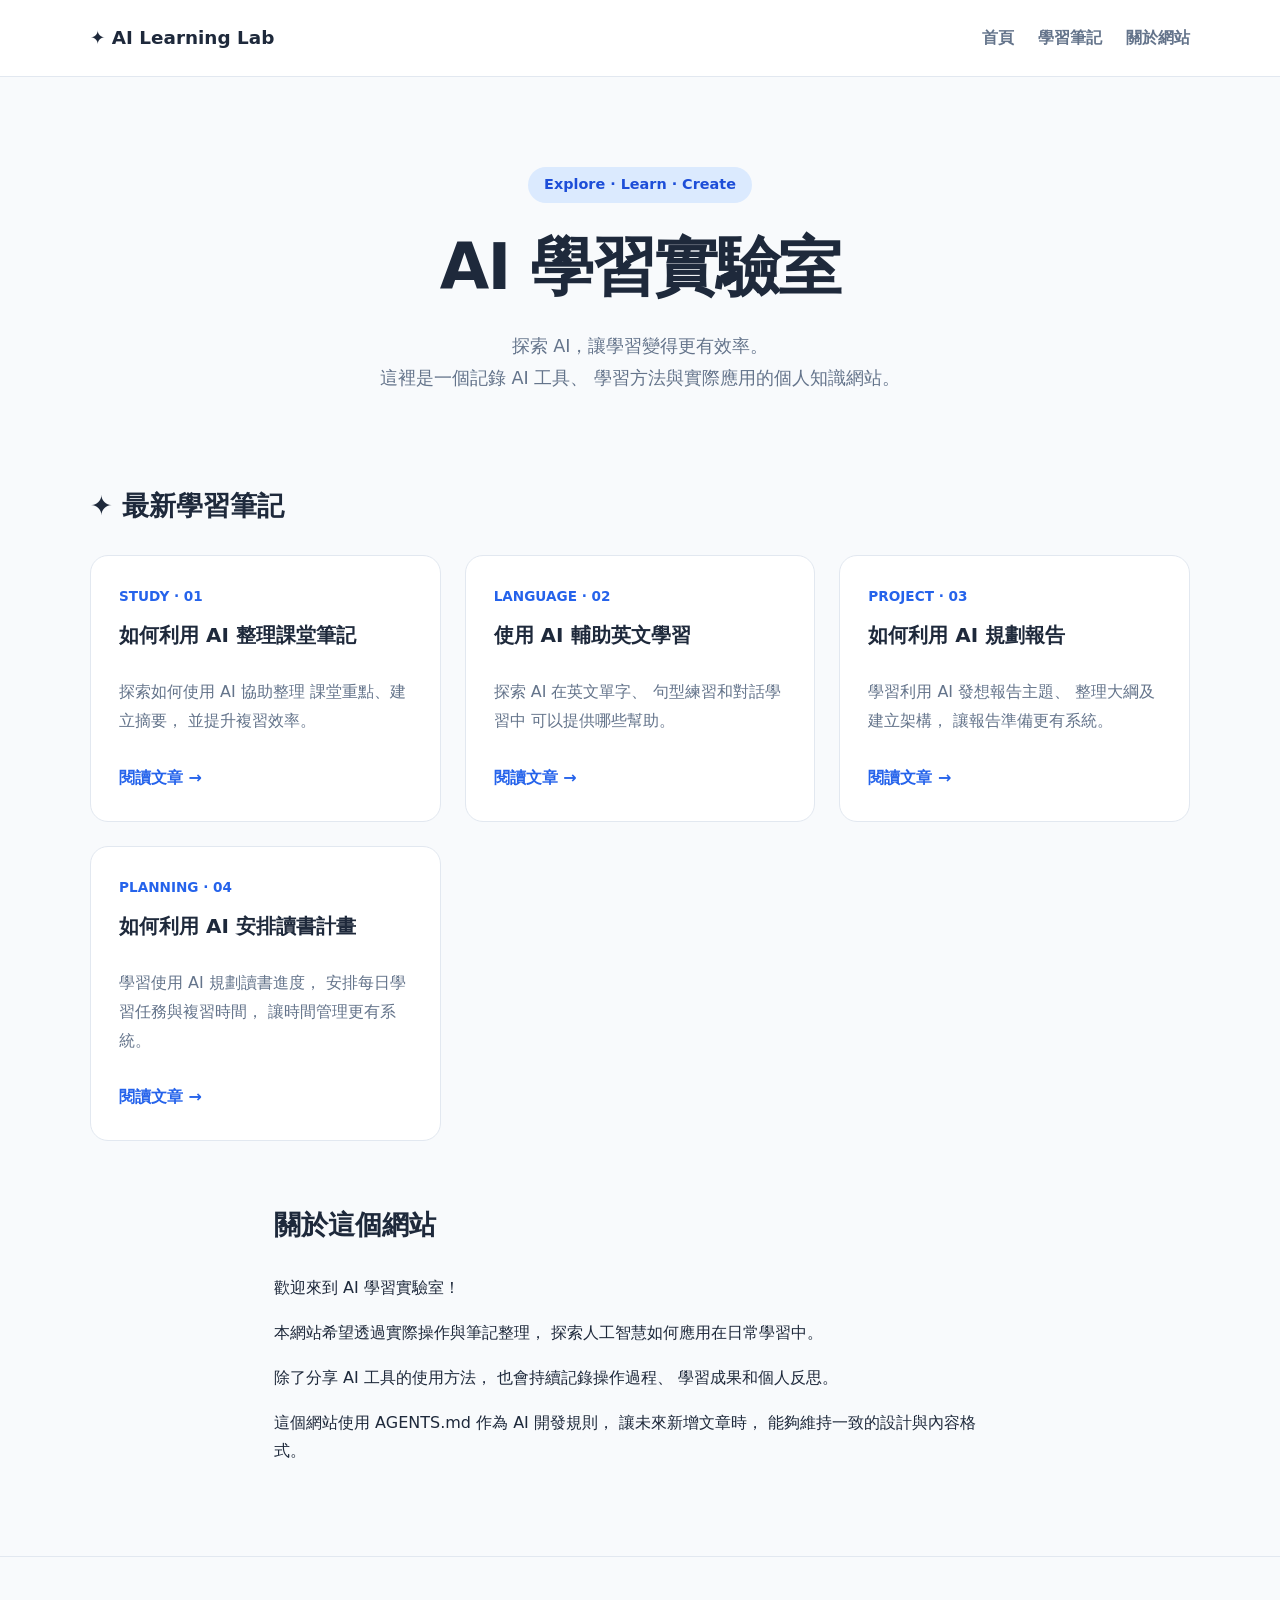
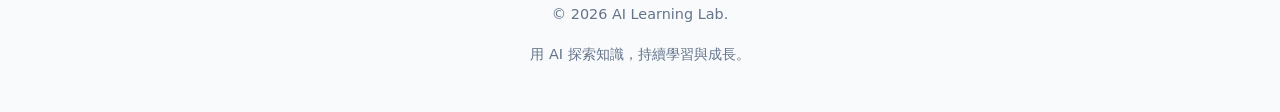
<file: index.html>
<!DOCTYPE html>
<html lang="zh-Hant">
<head>
  <meta charset="UTF-8">
  <meta name="viewport"
        content="width=device-width, initial-scale=1.0">

  <meta name="description"
        content="AI 學習實驗室，記錄大學生使用 AI 工具的學習方法、操作步驟與心得。">

  <title>AI 學習實驗室 | AI Learning Lab</title>

  <link rel="stylesheet"
        href="assets/css/style.css">
</head>

<body>

  <!-- 網站導覽列 -->
  <header class="site-header">
    <div class="container header-inner">

      <a href="index.html" class="brand">
        ✦ AI Learning Lab
      </a>

      <nav class="nav" aria-label="主要導覽">
        <a href="#home">首頁</a>
        <a href="#articles">學習筆記</a>
        <a href="#about">關於網站</a>
      </nav>

    </div>
  </header>

  <main>

    <!-- 首頁介紹 -->
    <section class="hero" id="home">
      <div class="container">

        <span class="eyebrow">
          Explore · Learn · Create
        </span>

        <h1>
          AI 學習實驗室
        </h1>

        <p class="hero-summary">
          探索 AI，讓學習變得更有效率。
          <br>
          這裡是一個記錄 AI 工具、
          學習方法與實際應用的個人知識網站。
        </p>

      </div>
    </section>

    <!-- 文章列表 -->
    <section id="articles" class="container">

      <h2 class="section-title">
        ✦ 最新學習筆記
      </h2>

      <div class="grid">

        <!-- 第一篇文章 -->
        <article class="card">

          <span class="card-tag">
            STUDY · 01
          </span>

          <h3 class="card-title">
            如何利用 AI 整理課堂筆記
          </h3>

          <p class="card-desc">
            探索如何使用 AI 協助整理
            課堂重點、建立摘要，
            並提升複習效率。
          </p>

          <a href="posts/ai-notes.html"
             class="card-link">
            閱讀文章 →
          </a>

        </article>

        <!-- 第二篇文章 -->
        <article class="card">

          <span class="card-tag">
            LANGUAGE · 02
          </span>

          <h3 class="card-title">
            使用 AI 輔助英文學習
          </h3>

          <p class="card-desc">
            探索 AI 在英文單字、
            句型練習和對話學習中
            可以提供哪些幫助。
          </p>

          <a href="posts/ai-english.html"
             class="card-link">
            閱讀文章 →
          </a>

        </article>

        <!-- 第三篇文章 -->
        <article class="card">

          <span class="card-tag">
            PROJECT · 03
          </span>

          <h3 class="card-title">
            如何利用 AI 規劃報告
          </h3>

          <p class="card-desc">
            學習利用 AI 發想報告主題、
            整理大綱及建立架構，
            讓報告準備更有系統。
          </p>

          <a href="posts/ai-report.html"
             class="card-link">
            閱讀文章 →
          </a>

        </article>

<!-- 第四篇文章：AI 讀書計畫 -->
<article class="card">

  <span class="card-tag">
    PLANNING · 04
  </span>

  <h3 class="card-title">
    如何利用 AI 安排讀書計畫
  </h3>

  <p class="card-desc">
    學習使用 AI 規劃讀書進度，
    安排每日學習任務與複習時間，
    讓時間管理更有系統。
  </p>

  <a href="posts/ai-study-plan.html"
     class="card-link">
    閱讀文章 →
  </a>

</article>

      </div>
    </section>

    <!-- 網站介紹 -->
    <section id="about" class="article">

      <h2 class="section-title">
        關於這個網站
      </h2>

      <p>
        歡迎來到 AI 學習實驗室！
      </p>

      <p>
        本網站希望透過實際操作與筆記整理，
        探索人工智慧如何應用在日常學習中。
      </p>

      <p>
        除了分享 AI 工具的使用方法，
        也會持續記錄操作過程、
        學習成果和個人反思。
      </p>

      <p>
        這個網站使用 AGENTS.md
        作為 AI 開發規則，
        讓未來新增文章時，
        能夠維持一致的設計與內容格式。
      </p>

    </section>

  </main>

  <!-- 頁尾 -->
  <footer class="site-footer">
    <div class="container">

      <p>
        © 2026 AI Learning Lab.
      </p>

      <p>
        用 AI 探索知識，持續學習與成長。
      </p>

    </div>
  </footer>

</body>
</html>
</file>
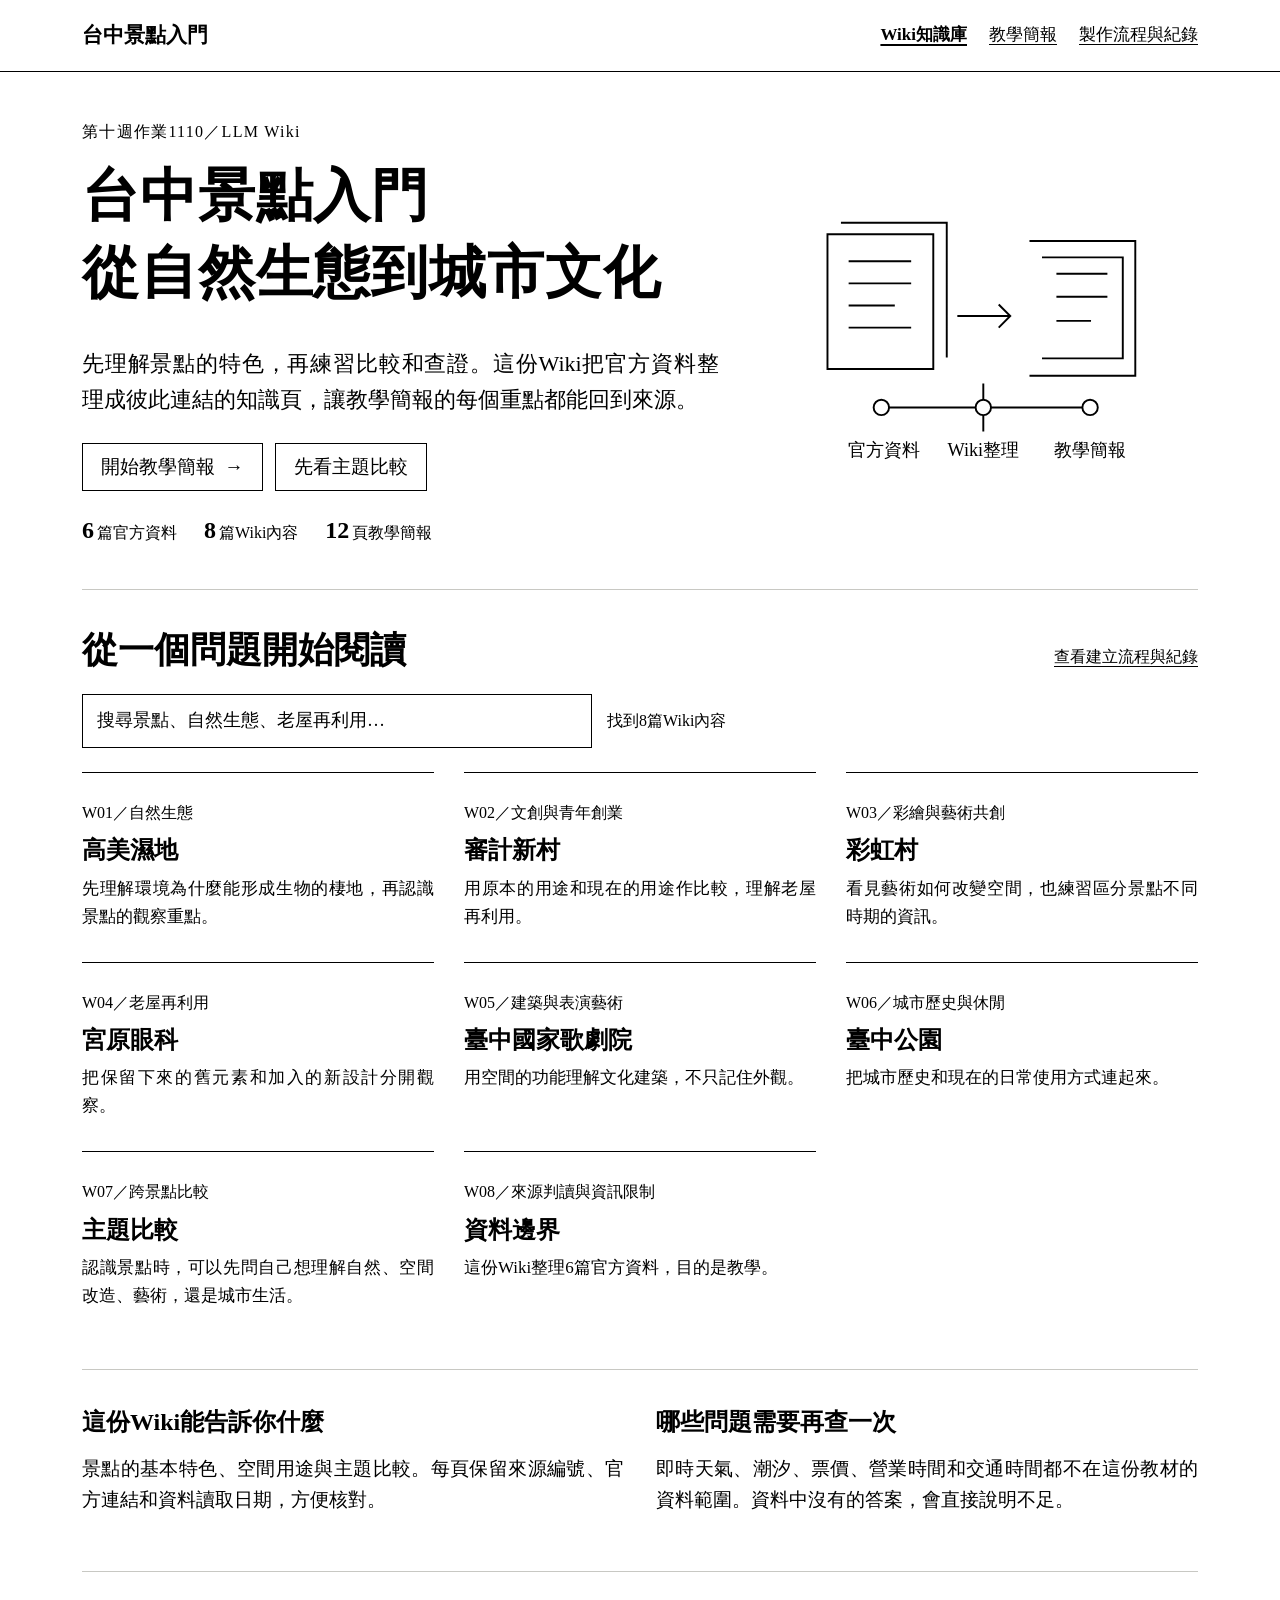
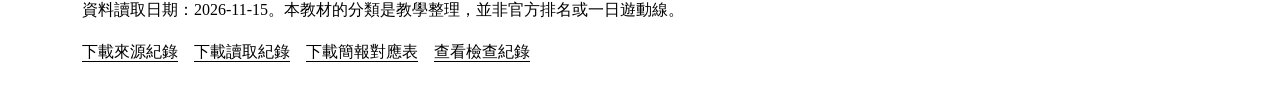
<file: week10-taichung-wiki/index.html>
<!doctype html>
<html lang="zh-Hant-TW"><head><meta charset="utf-8"><meta name="viewport" content="width=device-width,initial-scale=1"><meta name="description" content="以6篇官方資料整理的台中景點Wiki、12頁教學HTML簡報與實際製作紀錄。"><title>台中景點入門LLM Wiki</title><style>:root{color-scheme:light;--ink:#000;--paper:#fff;--wash:#f5f5f2;--line:#c8c8c3;--soft:#ededE8;--max:1180px}
*{box-sizing:border-box;color:#000}
html{scroll-behavior:smooth}
body{margin:0;background:var(--paper);font-family:"Times New Roman","標楷體","DFKai-SB",serif;font-size:19px;line-height:1.65;text-align:justify;text-justify:inter-ideograph}
button,input,select,textarea{font:inherit;color:#000;background:#fff;text-align:justify}
input::placeholder{color:#000;opacity:1}
a{color:#000;text-underline-offset:4px;text-decoration-thickness:1px}
a:hover{text-decoration-thickness:2px}
button,a,input,select{touch-action:manipulation}
button{cursor:pointer}
button:disabled{cursor:default;color:#000;opacity:1;background:#eee}
button:focus-visible,a:focus-visible,input:focus-visible,select:focus-visible{outline:3px solid #000;outline-offset:4px}
button,.button{display:inline-flex;align-items:center;gap:.5em;padding:10px 18px;border:1px solid #000;border-radius:0;background:#fff;text-decoration:none;line-height:1.35}
button:hover,.button:hover{background:var(--soft)}
button[aria-pressed="true"],.button.current{background:var(--soft);border-width:2px}
svg{display:block;max-width:100%;height:auto;overflow:visible}
svg text{font-family:"Times New Roman","標楷體","DFKai-SB",serif;fill:#000}
img{max-width:100%;height:auto}
p{margin:0 0 1em}
h1,h2,h3,h4{font-weight:700;line-height:1.35;margin:0 0 .6em;text-align:justify;word-break:normal;overflow-wrap:break-word}
h1{font-size:clamp(32px,5vw,57px);letter-spacing:.015em}
h2{font-size:clamp(27px,3.2vw,36px)}
h3{font-size:24px}
ul,ol{padding-left:1.4em;margin:.4em 0 1em}
li{padding:.18em 0}
table{border-collapse:collapse;width:100%;font-size:17px;line-height:1.5}
td,th{border:1px solid var(--line);padding:11px 14px;text-align:justify;vertical-align:middle;overflow-wrap:anywhere}
th{background:var(--soft);font-weight:700}
code,pre{font-family:"Times New Roman","標楷體","DFKai-SB",serif;overflow-wrap:anywhere}
pre{white-space:pre-wrap;background:var(--wash);padding:18px;border:1px solid var(--line);font-size:16px}
small,.small{font-size:16px;line-height:1.5}
.sr-only{position:absolute;width:1px;height:1px;padding:0;overflow:hidden;clip:rect(0,0,0,0);white-space:nowrap;border:0}
.skip-link{position:fixed;top:-100px;left:20px;z-index:20;background:#fff;padding:10px;border:2px solid #000}
.skip-link:focus{top:15px}
.site-header{border-bottom:1px solid #000}
.header-inner{max-width:var(--max);margin:auto;padding:18px 32px;display:flex;align-items:center;justify-content:space-between;gap:20px;flex-wrap:wrap}
.brand{font-size:21px;font-weight:700;text-decoration:none}
.top-nav{display:flex;align-items:center;gap:22px;flex-wrap:wrap;font-size:17px}
.top-nav a[aria-current="page"]{font-weight:700;text-decoration-thickness:2px}
.wrap{max-width:var(--max);margin:auto;padding:0 32px}
.eyebrow{font-size:16px;letter-spacing:.08em;margin-bottom:14px;line-height:1.5}
.hero{padding:48px 0 38px;display:grid;grid-template-columns:1.5fr 1fr;gap:55px;align-items:center;border-bottom:1px solid var(--line)}
.hero .lead{font-size:22px;max-width:660px}
.hero-art{padding:8px 15px}
.hero-actions{display:flex;gap:12px;flex-wrap:wrap;margin:25px 0 12px}
.inline-stats{display:flex;gap:27px;flex-wrap:wrap;font-size:16px;margin-top:20px}
.inline-stats strong{font-size:24px;margin-right:3px}
.section{padding:36px 0;border-bottom:1px solid var(--line)}
.section-heading{display:flex;justify-content:space-between;gap:20px;align-items:baseline;flex-wrap:wrap;margin-bottom:20px}
.section-heading h2{margin:0}
.article-grid{display:grid;grid-template-columns:repeat(3,minmax(0,1fr));column-gap:30px;row-gap:8px}
.article-link{display:block;padding:23px 0;border-top:1px solid #000;text-decoration:none}
.article-link .index{font-size:16px}
.article-link h3{margin:7px 0 8px}
.article-link p{font-size:17px;margin:0}
.article-link:hover h3{text-decoration:underline;text-underline-offset:5px}
.search-row{display:flex;gap:15px;align-items:center;flex-wrap:wrap;margin:10px 0 24px}
.search-row input{width:min(100%,510px);border:1px solid #000;padding:11px 14px;border-radius:0;font-size:18px}
.search-status{font-size:16px}
.wiki-layout{display:grid;grid-template-columns:230px minmax(0,1fr);gap:44px;padding:34px 0 50px}
.wiki-nav{font-size:17px;align-self:start;position:sticky;top:20px}
.wiki-nav a{display:block;padding:8px 0;border-bottom:1px solid var(--line);text-decoration:none}
.wiki-nav a[aria-current="true"]{font-weight:700;border-bottom:2px solid #000}
.wiki-nav .small{margin:18px 0}
.article-view{min-width:0}
.article-view .article-meta{padding:0 0 17px;border-bottom:1px solid var(--line);font-size:16px;margin-bottom:24px}
.article-content h2{font-size:25px;margin-top:26px}
.article-content h3{font-size:22px;margin-top:20px}
.article-content p{margin-bottom:1em}
.source-list{padding-left:1.25em;font-size:16px}
.source-list li{padding:.45em 0;overflow-wrap:anywhere}
.related{border-top:1px solid var(--line);margin-top:30px;padding-top:20px}
.link-row{display:flex;gap:16px;flex-wrap:wrap}
.site-footer{padding:25px 0 35px;font-size:16px}
.table-scroll{max-width:100%;overflow-x:auto}
.rule-list{display:grid;grid-template-columns:1fr 1fr;gap:32px}
.rule-list h3{font-size:24px}
.process-block{padding:30px 0;border-bottom:1px solid var(--line)}
.process-block h2{margin-bottom:22px}
.flow-diagram{margin:20px auto;max-width:860px}
.flow-legend{font-size:16px;max-width:860px;margin:0 auto 15px}
.metric-line{display:flex;flex-wrap:wrap;gap:30px;margin-bottom:24px}
.metric-line div{padding:8px 0;min-width:130px}
.metric-line strong{display:block;font-size:34px;line-height:1.2}
.status-label{border:1px solid #000;padding:1px 7px;white-space:nowrap}
.status-label.fail{background:#e7e7e2}
.check-item{display:grid;grid-template-columns:200px 1fr;gap:20px;padding:12px 0;border-bottom:1px solid var(--line)}
.check-item strong{font-size:18px}
.discussion-list{counter-reset:discussion}
.discussion-entry{padding:16px 0;border-top:1px solid var(--line)}
.discussion-entry h3{font-size:23px;margin-bottom:8px}
.discussion-entry p{margin-bottom:.5em}
.breadcrumbs{font-size:16px;margin-bottom:22px}
.note{font-size:17px;line-height:1.65}
.mono-rule{border:0;border-top:1px solid var(--line);margin:25px 0}
[hidden]{display:none!important}
.empty-result{padding:30px 0;font-size:19px}
.deck-shell{max-width:1320px;margin:0 auto;padding:20px 30px 95px}
.deck-topline{display:flex;justify-content:space-between;gap:22px;align-items:center;flex-wrap:wrap;margin-bottom:15px;font-size:16px}
.deck-topline p{margin:0}
.deck-topline select{padding:6px 10px;border:1px solid #000;max-width:100%;font-size:16px}
.deck-progress{height:3px;background:#e3e3df;margin:0 0 22px}
.deck-progress span{display:block;height:100%;background:#000;transition:width .2s}
.slide{display:none;min-height:610px;padding:25px 24px 20px;border-bottom:1px solid #000}
.slide.active{display:block}
.slide h1{font-size:clamp(37px,5.4vw,68px);line-height:1.25;max-width:850px;margin-bottom:27px}
.slide h2{font-size:clamp(31px,4vw,48px);margin-bottom:24px}
.slide h3{font-size:clamp(23px,2.6vw,30px)}
.slide .slide-lead{font-size:clamp(21px,2.3vw,28px);line-height:1.6;max-width:880px}
.slide-number{font-size:16px;margin-bottom:16px;letter-spacing:.08em}
.slide-columns{display:grid;grid-template-columns:1.4fr 1fr;gap:50px;align-items:start}
.slide-art{max-width:320px;margin:5px auto 15px}
.slide-art-label{font-size:16px;margin-top:12px;text-align:justify}
.takeaway{font-size:22px;padding-top:18px;border-top:1px solid #000;margin-top:28px}
.slide-bullets{font-size:23px;line-height:1.65;padding-left:1.25em}
.slide-bullets li{padding:.3em 0}
.slide-source{font-size:15px;line-height:1.5;margin-top:27px;padding-top:15px;border-top:1px solid var(--line);overflow-wrap:anywhere}
.slide-source a{white-space:nowrap}
.slide .overview-grid{display:grid;grid-template-columns:repeat(3,minmax(0,1fr));gap:24px 36px}
.overview-entry{border-top:1px solid #000;padding-top:15px}
.overview-entry h3{font-size:25px;margin:0 0 8px}
.overview-entry p{font-size:20px;margin:0}
.scenario-grid{display:grid;grid-template-columns:repeat(3,minmax(0,1fr));gap:28px}
.scenario{border-top:1px solid #000;padding-top:16px}
.scenario h3{font-size:25px}
.scenario p{font-size:20px}
.scenario button{font-size:17px;margin:10px 0}
.scenario-response{font-size:19px}
.knowledge-columns{display:grid;grid-template-columns:1fr 1fr;gap:45px}
.knowledge-columns h3{font-size:28px;border-bottom:1px solid #000;padding-bottom:12px}
.knowledge-columns p,.knowledge-columns li{font-size:22px}
.quiz-grid{display:grid;grid-template-columns:repeat(3,minmax(0,1fr));gap:25px}
.quiz-card{border-top:1px solid #000;padding-top:16px}
.quiz-card h3{font-size:22px;min-height:88px}
.quiz-options{display:flex;flex-direction:column;gap:8px}
.quiz-options button{font-size:18px;line-height:1.45;padding:9px 12px}
.quiz-feedback{font-size:17px;min-height:55px;margin-top:12px}
.quiz-total{font-size:18px;margin-top:15px}
.deck-controls{position:fixed;bottom:0;left:0;right:0;background:#fff;border-top:1px solid #000;z-index:10}
.deck-controls-inner{max-width:1260px;margin:auto;display:flex;align-items:center;justify-content:space-between;gap:15px;padding:11px 30px}
.deck-controls .control-buttons{display:flex;gap:10px;align-items:center}
.deck-controls button{padding:8px 18px;font-size:17px}
.deck-controls .page-count{font-size:19px}
.deck-controls .keyboard-hint{font-size:15px}
.deck-source-grid{display:grid;grid-template-columns:1fr 1fr;gap:17px 33px;font-size:17px}
.deck-source-grid p{margin:0;padding-top:12px;border-top:1px solid var(--line)}
.deck-summary{font-size:24px;margin:0 0 28px}
.print-note{display:none}
@media(max-width:900px){.hero{gap:25px;grid-template-columns:1.2fr 1fr}.article-grid{grid-template-columns:repeat(2,minmax(0,1fr))}.wiki-layout{grid-template-columns:190px minmax(0,1fr);gap:25px}.slide-columns{gap:28px}.slide{padding-left:10px;padding-right:10px}.quiz-grid{gap:17px}.quiz-card h3{font-size:21px;min-height:95px}.quiz-options button{font-size:17px}.deck-controls .keyboard-hint{display:none}}
@media(max-width:680px){body{font-size:18px;line-height:1.65}.wrap{padding:0 20px}.header-inner{padding:15px 20px;gap:12px}.top-nav{gap:17px;font-size:16px}.hero{padding:30px 0;display:block}.hero .lead{font-size:20px}.hero-art{max-width:360px;margin:20px auto 0}.article-grid{grid-template-columns:1fr;gap:0}.article-link{padding:18px 0}.wiki-layout{display:block;padding-top:22px}.wiki-nav{position:static;margin-bottom:25px;display:flex;flex-wrap:wrap;gap:5px 15px}.wiki-nav a{font-size:16px;padding:4px 0}.wiki-nav p{width:100%;margin-bottom:7px}.wiki-nav .small{margin:10px 0}.rule-list{grid-template-columns:1fr;gap:18px}.check-item{grid-template-columns:1fr;gap:5px}.section{padding:26px 0}.deck-shell{padding:15px 18px 95px}.slide{min-height:unset;padding:15px 0 20px}.slide-columns,.knowledge-columns{grid-template-columns:1fr;gap:20px}.slide-art{max-width:230px;margin:auto}.slide h1{font-size:42px}.slide h2{font-size:32px}.slide-bullets{font-size:21px}.slide .overview-grid{grid-template-columns:1fr 1fr;gap:20px}.overview-entry h3{font-size:22px}.overview-entry p{font-size:18px}.scenario-grid,.quiz-grid{grid-template-columns:1fr;gap:20px}.quiz-card h3{min-height:unset;font-size:22px}.quiz-feedback{min-height:unset}.deck-controls-inner{padding:10px 17px;gap:8px}.deck-controls button{font-size:16px;padding:8px 11px}.deck-controls .page-count{font-size:17px}.deck-controls .print-button{display:none}.deck-source-grid{grid-template-columns:1fr}.knowledge-columns p,.knowledge-columns li{font-size:21px}.deck-topline{gap:8px}.deck-topline label{max-width:100%}.deck-topline select{max-width:230px}.takeaway{font-size:21px}.slide-source{font-size:15px}.site-footer{font-size:15px}.metric-line{gap:18px}.metric-line strong{font-size:30px}.metric-line div{min-width:110px}}
@media print{*{color:#000!important;-webkit-print-color-adjust:exact;print-color-adjust:exact}body{font-size:12pt;background:#fff}.site-header,.deck-controls,.deck-topline,.deck-progress,.skip-link,.search-row,.hero-actions,.wiki-nav{display:none!important}.wrap,.deck-shell{max-width:none;padding:0}.slide{display:block!important;break-after:page;page-break-after:always;min-height:0;padding:12mm 4mm;border:0}.slide:last-child{break-after:auto;page-break-after:auto}.slide h1{font-size:36pt}.slide h2{font-size:28pt}.slide h3{font-size:20pt}.slide-bullets,.slide .slide-lead{font-size:18pt}.slide-source{font-size:10pt}.quiz-options button{font-size:12pt;border:1px solid #000}.quiz-feedback{min-height:0}.deck-source-grid{font-size:12pt}.print-note{display:block;font-size:11pt}.article-grid{grid-template-columns:repeat(3,1fr)}.wiki-layout{display:block}.hero{padding:0 0 20px}.article-link,.source-list li{break-inside:avoid}.flow-diagram{max-width:170mm}.process-block{break-inside:avoid}.scenario button{display:none}.scenario-response[hidden]{display:block!important}.overview-entry p,.scenario p{font-size:15pt}.takeaway{font-size:16pt}.slide-art{max-width:220px}.slide-number{font-size:10pt}}
</style></head><body><a class="skip-link" href="#main">跳到主要內容</a><header class="site-header"><div class="header-inner"><a class="brand" href="index.html">台中景點入門</a><nav class="top-nav" aria-label="主要導覽"><a href="index.html" aria-current="page">Wiki知識庫</a><a href="slides.html">教學簡報</a><a href="process.html">製作流程與紀錄</a></nav></div></header><main id="main" class="wrap">
    <div id="wiki-home"><section class="hero"><div><p class="eyebrow">第十週作業1110／LLM Wiki</p><h1>台中景點入門<br>從自然生態到城市文化</h1><p class="lead">先理解景點的特色，再練習比較和查證。這份Wiki把官方資料整理成彼此連結的知識頁，讓教學簡報的每個重點都能回到來源。</p><div class="hero-actions"><a class="button" href="slides.html">開始教學簡報<span aria-hidden="true">→</span></a><a class="button" href="#W07">先看主題比較</a></div><div class="inline-stats"><span><strong>6</strong>篇官方資料</span><span><strong>8</strong>篇Wiki內容</span><span><strong>12</strong>頁教學簡報</span></div></div><div class="hero-art"><svg xmlns="http://www.w3.org/2000/svg" viewBox="0 0 410 300" role="img" aria-label="從來源到Wiki再到教學的示意圖"><title>從來源到Wiki再到教學</title><g fill="none" stroke="#000" stroke-width="2"><path d="M40 45h110v140H40zm14-12h110v140M62 73h65M62 96h65M62 119h48M62 142h65M175 130h55m-12-12 12 12-12 12M250 52h110v140H250M263 69h84v105h-84M278 86h53M278 110h53M278 135h36M96 225h217M202 200v50"/><circle cx="96" cy="225" r="8" fill="#fff"/><circle cx="202" cy="225" r="8" fill="#fff"/><circle cx="313" cy="225" r="8" fill="#fff"/></g><g font-size="19" text-anchor="middle" fill="#000"><text x="99" y="275">官方資料</text><text x="202" y="275">Wiki整理</text><text x="313" y="275">教學簡報</text></g></svg></div></section>
    <section class="section" aria-labelledby="knowledge-heading"><div class="section-heading"><h2 id="knowledge-heading">從一個問題開始閱讀</h2><a class="small" href="process.html">查看建立流程與紀錄</a></div><div class="search-row"><label class="sr-only" for="wiki-search">搜尋Wiki</label><input id="wiki-search" type="search" placeholder="搜尋景點、自然生態、老屋再利用…" autocomplete="off"><span id="search-status" class="search-status" aria-live="polite"></span></div><div class="article-grid"><a class="article-link" data-wiki="W01" href="#W01"><span class="index">W01／自然生態</span><h3>高美濕地</h3><p>先理解環境為什麼能形成生物的棲地，再認識景點的觀察重點。</p></a><a class="article-link" data-wiki="W02" href="#W02"><span class="index">W02／文創與青年創業</span><h3>審計新村</h3><p>用原本的用途和現在的用途作比較，理解老屋再利用。</p></a><a class="article-link" data-wiki="W03" href="#W03"><span class="index">W03／彩繪與藝術共創</span><h3>彩虹村</h3><p>看見藝術如何改變空間，也練習區分景點不同時期的資訊。</p></a><a class="article-link" data-wiki="W04" href="#W04"><span class="index">W04／老屋再利用</span><h3>宮原眼科</h3><p>把保留下來的舊元素和加入的新設計分開觀察。</p></a><a class="article-link" data-wiki="W05" href="#W05"><span class="index">W05／建築與表演藝術</span><h3>臺中國家歌劇院</h3><p>用空間的功能理解文化建築，不只記住外觀。</p></a><a class="article-link" data-wiki="W06" href="#W06"><span class="index">W06／城市歷史與休閒</span><h3>臺中公園</h3><p>把城市歷史和現在的日常使用方式連起來。</p></a><a class="article-link" data-wiki="W07" href="#W07"><span class="index">W07／跨景點比較</span><h3>主題比較</h3><p>認識景點時，可以先問自己想理解自然、空間改造、藝術，還是城市生活。</p></a><a class="article-link" data-wiki="W08" href="#W08"><span class="index">W08／來源判讀與資訊限制</span><h3>資料邊界</h3><p>這份Wiki整理6篇官方資料，目的是教學。</p></a></div><p id="empty-result" class="empty-result" hidden>目前沒有符合的內容，請改用景點名稱或主題關鍵字。</p></section>
    <section class="section"><div class="rule-list"><div><h3>這份Wiki能告訴你什麼</h3><p>景點的基本特色、空間用途與主題比較。每頁保留來源編號、官方連結和資料讀取日期，方便核對。</p></div><div><h3>哪些問題需要再查一次</h3><p>即時天氣、潮汐、票價、營業時間和交通時間都不在這份教材的資料範圍。資料中沒有的答案，會直接說明不足。</p></div></div></section>
    <footer class="site-footer"><p>資料讀取日期：2026-11-15。本教材的分類是教學整理，並非官方排名或一日遊動線。</p><div class="link-row"><a href="data/sources.json" download>下載來源紀錄</a><a href="data/ingest.json" download>下載讀取紀錄</a><a href="data/slide_map.json" download>下載簡報對應表</a><a href="process.html#checks">查看檢查紀錄</a></div></footer></div>
    <div id="wiki-reader" hidden><div class="wiki-layout"><aside class="wiki-nav" aria-label="Wiki目錄"><p><a href="index.html">←回Wiki首頁</a></p><a data-wiki="W01" href="#W01">W01高美濕地</a><a data-wiki="W02" href="#W02">W02審計新村</a><a data-wiki="W03" href="#W03">W03彩虹村</a><a data-wiki="W04" href="#W04">W04宮原眼科</a><a data-wiki="W05" href="#W05">W05臺中國家歌劇院</a><a data-wiki="W06" href="#W06">W06臺中公園</a><a data-wiki="W07" href="#W07">W07主題比較</a><a data-wiki="W08" href="#W08">W08資料邊界</a><p class="small">先看資料，再看資料不能回答什麼。</p></aside><article class="article-view"><p class="breadcrumbs">台中景點入門／Wiki知識頁</p><h1 id="article-title"></h1><p id="article-meta" class="article-meta"></p><div id="article-content" class="article-content"></div><section class="related"><h2>回到官方來源</h2><ol id="article-sources" class="source-list"></ol><h3>接著可以閱讀</h3><div id="article-related" class="link-row"></div><p class="small" style="margin-top:22px"><a id="article-markdown" download>下載這一頁的Markdown</a>｜<a href="slides.html">開啟教學簡報</a></p></section></article></div></div>
    </main><script type="application/json" id="wiki-data">{"articles": [{"wiki_id": "W01", "title": "高美濕地", "filename": "W01-gaomei.md", "source_ids": ["S01"], "theme": "自然生態", "summary": "高美濕地是海洋或海岸型濕地，河川帶來的養分與潮汐共同影響這裡的環境。濕地提供生物食物與棲息空間，也吸引遷徙性水鳥。認識這個景點時，可以把重點放在濕地環境和生態的關係。", "facts": ["官方將高美重要濕地列為海洋或海岸型濕地。", "河川輸入的養分與潮汐影響濕地環境。", "濕地有鳥類、蟹類等生物，也具有生態保育價值。"], "teaching_point": "先理解環境為什麼能形成生物的棲地，再認識景點的觀察重點。", "sections": {"opening": "高美濕地是海洋或海岸型濕地，河川帶來的養分與潮汐共同影響這裡的環境。濕地提供生物食物與棲息空間，也吸引遷徙性水鳥。認識這個景點時，可以把重點放在濕地環境和生態的關係。", "學習重點": "先理解環境為什麼能形成生物的棲地，再認識景點的觀察重點。", "可回查的資料": "- 官方將高美重要濕地列為海洋或海岸型濕地。[S01]\n- 河川輸入的養分與潮汐影響濕地環境。[S01]\n- 濕地有鳥類、蟹類等生物，也具有生態保育價值。[S01]", "想一想": "高美濕地最適合用哪一個主題來認識？\n\n參考答案：自然生態，因為濕地環境與生物棲息有關。", "資料限制": "- 不同官方頁面可能採用不同的範圍與面積口徑，本教材不混用面積數字。\n- 景點介紹不能用來推定今天的天氣、潮汐或木棧道開放狀況。", "關聯頁面": "- [臺中公園](W06-taichung-park.md)\n- [主題比較](W07-comparison.md)\n- [資料邊界](W08-boundaries.md)", "來源": "[S01]《高美重要濕地(國家級)》，內政部國家公園署，臺灣國家公園主題網。\n資料讀取日期：2026-11-15。\n正文定位：類型、簡介、重要生態資源及濕地及周邊遊憩資訊。\n來源網址：https://www.taiwan.nps.gov.tw/home/zh-tw/wetlands/21754.html"}, "related": ["W06", "W07", "W08"], "raw_sha256": "774654672f01ea00d667c59cab124227e8a82d5cab2df6579ba46ca8e78cc630", "search_text": "\n# 高美濕地\n\n高美濕地是海洋或海岸型濕地，河川帶來的養分與潮汐共同影響這裡的環境。濕地提供生物食物與棲息空間，也吸引遷徙性水鳥。認識這個景點時，可以把重點放在濕地環境和生態的關係。\n\n## 學習重點\n\n先理解環境為什麼能形成生物的棲地，再認識景點的觀察重點。\n\n## 可回查的資料\n\n- 官方將高美重要濕地列為海洋或海岸型濕地。[S01]\n- 河川輸入的養分與潮汐影響濕地環境。[S01]\n- 濕地有鳥類、蟹類等生物，也具有生態保育價值。[S01]\n\n## 想一想\n\n高美濕地最適合用哪一個主題來認識？\n\n參考答案：自然生態，因為濕地環境與生物棲息有關。\n\n## 資料限制\n\n- 不同官方頁面可能採用不同的範圍與面積口徑，本教材不混用面積數字。\n- 景點介紹不能用來推定今天的天氣、潮汐或木棧道開放狀況。\n\n## 關聯頁面\n\n- [臺中公園](W06-taichung-park.md)\n- [主題比較](W07-comparison.md)\n- [資料邊界](W08-boundaries.md)\n\n## 來源\n\n[S01]《高美重要濕地(國家級)》，內政部國家公園署，臺灣國家公園主題網。\n資料讀取日期：2026-11-15。\n正文定位：類型、簡介、重要生態資源及濕地及周邊遊憩資訊。\n來源網址：https://www.taiwan.nps.gov.tw/home/zh-tw/wetlands/21754.html\n", "markdown": "---\nwiki_id: W01\ntitle: 高美濕地\nsource_ids: [S01]\nupdated: 2026-11-15\n---\n\n# 高美濕地\n\n高美濕地是海洋或海岸型濕地，河川帶來的養分與潮汐共同影響這裡的環境。濕地提供生物食物與棲息空間，也吸引遷徙性水鳥。認識這個景點時，可以把重點放在濕地環境和生態的關係。\n\n## 學習重點\n\n先理解環境為什麼能形成生物的棲地，再認識景點的觀察重點。\n\n## 可回查的資料\n\n- 官方將高美重要濕地列為海洋或海岸型濕地。[S01]\n- 河川輸入的養分與潮汐影響濕地環境。[S01]\n- 濕地有鳥類、蟹類等生物，也具有生態保育價值。[S01]\n\n## 想一想\n\n高美濕地最適合用哪一個主題來認識？\n\n參考答案：自然生態，因為濕地環境與生物棲息有關。\n\n## 資料限制\n\n- 不同官方頁面可能採用不同的範圍與面積口徑，本教材不混用面積數字。\n- 景點介紹不能用來推定今天的天氣、潮汐或木棧道開放狀況。\n\n## 關聯頁面\n\n- [臺中公園](W06-taichung-park.md)\n- [主題比較](W07-comparison.md)\n- [資料邊界](W08-boundaries.md)\n\n## 來源\n\n[S01]《高美重要濕地(國家級)》，內政部國家公園署，臺灣國家公園主題網。\n資料讀取日期：2026-11-15。\n正文定位：類型、簡介、重要生態資源及濕地及周邊遊憩資訊。\n來源網址：https://www.taiwan.nps.gov.tw/home/zh-tw/wetlands/21754.html\n", "html": "<p>高美濕地是海洋或海岸型濕地，河川帶來的養分與潮汐共同影響這裡的環境。濕地提供生物食物與棲息空間，也吸引遷徙性水鳥。認識這個景點時，可以把重點放在濕地環境和生態的關係。<\/p>\n<h2>學習重點<\/h2>\n<p>先理解環境為什麼能形成生物的棲地，再認識景點的觀察重點。<\/p>\n<h2>可回查的資料<\/h2>\n<ul><li>官方將高美重要濕地列為海洋或海岸型濕地。<a href=\"https://www.taiwan.nps.gov.tw/home/zh-tw/wetlands/21754.html\" target=\"_blank\" rel=\"noopener noreferrer\">[S01]<\/a><\/li><li>河川輸入的養分與潮汐影響濕地環境。<a href=\"https://www.taiwan.nps.gov.tw/home/zh-tw/wetlands/21754.html\" target=\"_blank\" rel=\"noopener noreferrer\">[S01]<\/a><\/li><li>濕地有鳥類、蟹類等生物，也具有生態保育價值。<a href=\"https://www.taiwan.nps.gov.tw/home/zh-tw/wetlands/21754.html\" target=\"_blank\" rel=\"noopener noreferrer\">[S01]<\/a><\/li><\/ul>\n<h2>想一想<\/h2>\n<p>高美濕地最適合用哪一個主題來認識？<\/p>\n<p>參考答案：自然生態，因為濕地環境與生物棲息有關。<\/p>\n<h2>資料限制<\/h2>\n<ul><li>不同官方頁面可能採用不同的範圍與面積口徑，本教材不混用面積數字。<\/li><li>景點介紹不能用來推定今天的天氣、潮汐或木棧道開放狀況。<\/li><\/ul>"}, {"wiki_id": "W02", "title": "審計新村", "filename": "W02-shenji.md", "source_ids": ["S02"], "theme": "文創與青年創業", "summary": "審計新村原本是臺灣省政府宿舍群的一部分，後來轉型為青年創業基地。園區裡的老屋被改作各式文創店家與活動空間。從這個例子可以觀察，舊建築如何產生新的使用方式。", "facts": ["審計新村原本屬於臺灣省政府宿舍群。", "重新規劃後轉型為青年創業基地。", "園區有由老屋改建的文創小店。"], "teaching_point": "用原本的用途和現在的用途作比較，理解老屋再利用。", "sections": {"opening": "審計新村原本是臺灣省政府宿舍群的一部分，後來轉型為青年創業基地。園區裡的老屋被改作各式文創店家與活動空間。從這個例子可以觀察，舊建築如何產生新的使用方式。", "學習重點": "用原本的用途和現在的用途作比較，理解老屋再利用。", "可回查的資料": "- 審計新村原本屬於臺灣省政府宿舍群。[S02]\n- 重新規劃後轉型為青年創業基地。[S02]\n- 園區有由老屋改建的文創小店。[S02]", "想一想": "審計新村的老屋現在主要呈現哪一類特色？\n\n參考答案：文創與青年創業。", "資料限制": "- 店家名單、市集日期與個別店家的營業情況可能變動。\n- 教材的主題分類是為了教學整理，不是官方旅遊排名。", "關聯頁面": "- [宮原眼科](W04-miyahara.md)\n- [主題比較](W07-comparison.md)\n- [資料邊界](W08-boundaries.md)", "來源": "[S02]《審計新村》，交通部觀光署，台灣好行旅遊服務網。\n資料讀取日期：2026-11-15。\n正文定位：景點簡介。\n來源網址：https://www.taiwantrip.com.tw/Frontend/Attractions/TripSpecialp/S11805"}, "related": ["W04", "W07", "W08"], "raw_sha256": "a5b3773f6f1e5a6fa7cdeee395bd3c4cd00d4a41e26c54c3fd0436d2e8dd74a0", "search_text": "\n# 審計新村\n\n審計新村原本是臺灣省政府宿舍群的一部分，後來轉型為青年創業基地。園區裡的老屋被改作各式文創店家與活動空間。從這個例子可以觀察，舊建築如何產生新的使用方式。\n\n## 學習重點\n\n用原本的用途和現在的用途作比較，理解老屋再利用。\n\n## 可回查的資料\n\n- 審計新村原本屬於臺灣省政府宿舍群。[S02]\n- 重新規劃後轉型為青年創業基地。[S02]\n- 園區有由老屋改建的文創小店。[S02]\n\n## 想一想\n\n審計新村的老屋現在主要呈現哪一類特色？\n\n參考答案：文創與青年創業。\n\n## 資料限制\n\n- 店家名單、市集日期與個別店家的營業情況可能變動。\n- 教材的主題分類是為了教學整理，不是官方旅遊排名。\n\n## 關聯頁面\n\n- [宮原眼科](W04-miyahara.md)\n- [主題比較](W07-comparison.md)\n- [資料邊界](W08-boundaries.md)\n\n## 來源\n\n[S02]《審計新村》，交通部觀光署，台灣好行旅遊服務網。\n資料讀取日期：2026-11-15。\n正文定位：景點簡介。\n來源網址：https://www.taiwantrip.com.tw/Frontend/Attractions/TripSpecialp/S11805\n", "markdown": "---\nwiki_id: W02\ntitle: 審計新村\nsource_ids: [S02]\nupdated: 2026-11-15\n---\n\n# 審計新村\n\n審計新村原本是臺灣省政府宿舍群的一部分，後來轉型為青年創業基地。園區裡的老屋被改作各式文創店家與活動空間。從這個例子可以觀察，舊建築如何產生新的使用方式。\n\n## 學習重點\n\n用原本的用途和現在的用途作比較，理解老屋再利用。\n\n## 可回查的資料\n\n- 審計新村原本屬於臺灣省政府宿舍群。[S02]\n- 重新規劃後轉型為青年創業基地。[S02]\n- 園區有由老屋改建的文創小店。[S02]\n\n## 想一想\n\n審計新村的老屋現在主要呈現哪一類特色？\n\n參考答案：文創與青年創業。\n\n## 資料限制\n\n- 店家名單、市集日期與個別店家的營業情況可能變動。\n- 教材的主題分類是為了教學整理，不是官方旅遊排名。\n\n## 關聯頁面\n\n- [宮原眼科](W04-miyahara.md)\n- [主題比較](W07-comparison.md)\n- [資料邊界](W08-boundaries.md)\n\n## 來源\n\n[S02]《審計新村》，交通部觀光署，台灣好行旅遊服務網。\n資料讀取日期：2026-11-15。\n正文定位：景點簡介。\n來源網址：https://www.taiwantrip.com.tw/Frontend/Attractions/TripSpecialp/S11805\n", "html": "<p>審計新村原本是臺灣省政府宿舍群的一部分，後來轉型為青年創業基地。園區裡的老屋被改作各式文創店家與活動空間。從這個例子可以觀察，舊建築如何產生新的使用方式。<\/p>\n<h2>學習重點<\/h2>\n<p>用原本的用途和現在的用途作比較，理解老屋再利用。<\/p>\n<h2>可回查的資料<\/h2>\n<ul><li>審計新村原本屬於臺灣省政府宿舍群。<a href=\"https://www.taiwantrip.com.tw/Frontend/Attractions/TripSpecialp/S11805\" target=\"_blank\" rel=\"noopener noreferrer\">[S02]<\/a><\/li><li>重新規劃後轉型為青年創業基地。<a href=\"https://www.taiwantrip.com.tw/Frontend/Attractions/TripSpecialp/S11805\" target=\"_blank\" rel=\"noopener noreferrer\">[S02]<\/a><\/li><li>園區有由老屋改建的文創小店。<a href=\"https://www.taiwantrip.com.tw/Frontend/Attractions/TripSpecialp/S11805\" target=\"_blank\" rel=\"noopener noreferrer\">[S02]<\/a><\/li><\/ul>\n<h2>想一想<\/h2>\n<p>審計新村的老屋現在主要呈現哪一類特色？<\/p>\n<p>參考答案：文創與青年創業。<\/p>\n<h2>資料限制<\/h2>\n<ul><li>店家名單、市集日期與個別店家的營業情況可能變動。<\/li><li>教材的主題分類是為了教學整理，不是官方旅遊排名。<\/li><\/ul>"}, {"wiki_id": "W03", "title": "彩虹村", "filename": "W03-rainbow.md", "source_ids": ["S03"], "theme": "彩繪與藝術共創", "summary": "彩虹村以老屋上的鮮豔彩繪聞名，黃永阜的創作是認識這個景點的重要起點。官方介紹也提到，重新開放後加入在地藝術家與學子的共創空間。閱讀資料時要區分早期創作與後續發展，避免把不同時期的內容混在一起。", "facts": ["彩虹村的景觀特色包含老屋上的彩繪。", "黃永阜的彩繪創作是景點的重要背景。", "官方介紹提到後續加入在地藝術家及學子共創的空間。"], "teaching_point": "看見藝術如何改變空間，也練習區分景點不同時期的資訊。", "sections": {"opening": "彩虹村以老屋上的鮮豔彩繪聞名，黃永阜的創作是認識這個景點的重要起點。官方介紹也提到，重新開放後加入在地藝術家與學子的共創空間。閱讀資料時要區分早期創作與後續發展，避免把不同時期的內容混在一起。", "學習重點": "看見藝術如何改變空間，也練習區分景點不同時期的資訊。", "可回查的資料": "- 彩虹村的景觀特色包含老屋上的彩繪。[S03]\n- 黃永阜的彩繪創作是景點的重要背景。[S03]\n- 官方介紹提到後續加入在地藝術家及學子共創的空間。[S03]", "想一想": "為什麼不宜把現在園區的所有作品都寫成出自同一個人？\n\n參考答案：因為官方介紹也提到後續的藝術家與學子共創。", "資料限制": "- 本教材不把所有現有作品都歸給同一位創作者。\n- 目前展示範圍與開放安排仍須查詢最新公告。", "關聯頁面": "- [審計新村](W02-shenji.md)\n- [主題比較](W07-comparison.md)\n- [資料邊界](W08-boundaries.md)", "來源": "[S03]《彩虹村》，交通部觀光署，臺灣觀光資訊網。\n資料讀取日期：2026-11-15。\n正文定位：景點特色。\n來源網址：https://www.taiwan.net.tw/m1.aspx?id=A12-00236&sNo=0001016"}, "related": ["W02", "W07", "W08"], "raw_sha256": "806b4167ab65e54cd2adbca32994f812f55079589c6210b39507d97a25f916a1", "search_text": "\n# 彩虹村\n\n彩虹村以老屋上的鮮豔彩繪聞名，黃永阜的創作是認識這個景點的重要起點。官方介紹也提到，重新開放後加入在地藝術家與學子的共創空間。閱讀資料時要區分早期創作與後續發展，避免把不同時期的內容混在一起。\n\n## 學習重點\n\n看見藝術如何改變空間，也練習區分景點不同時期的資訊。\n\n## 可回查的資料\n\n- 彩虹村的景觀特色包含老屋上的彩繪。[S03]\n- 黃永阜的彩繪創作是景點的重要背景。[S03]\n- 官方介紹提到後續加入在地藝術家及學子共創的空間。[S03]\n\n## 想一想\n\n為什麼不宜把現在園區的所有作品都寫成出自同一個人？\n\n參考答案：因為官方介紹也提到後續的藝術家與學子共創。\n\n## 資料限制\n\n- 本教材不把所有現有作品都歸給同一位創作者。\n- 目前展示範圍與開放安排仍須查詢最新公告。\n\n## 關聯頁面\n\n- [審計新村](W02-shenji.md)\n- [主題比較](W07-comparison.md)\n- [資料邊界](W08-boundaries.md)\n\n## 來源\n\n[S03]《彩虹村》，交通部觀光署，臺灣觀光資訊網。\n資料讀取日期：2026-11-15。\n正文定位：景點特色。\n來源網址：https://www.taiwan.net.tw/m1.aspx?id=A12-00236&sNo=0001016\n", "markdown": "---\nwiki_id: W03\ntitle: 彩虹村\nsource_ids: [S03]\nupdated: 2026-11-15\n---\n\n# 彩虹村\n\n彩虹村以老屋上的鮮豔彩繪聞名，黃永阜的創作是認識這個景點的重要起點。官方介紹也提到，重新開放後加入在地藝術家與學子的共創空間。閱讀資料時要區分早期創作與後續發展，避免把不同時期的內容混在一起。\n\n## 學習重點\n\n看見藝術如何改變空間，也練習區分景點不同時期的資訊。\n\n## 可回查的資料\n\n- 彩虹村的景觀特色包含老屋上的彩繪。[S03]\n- 黃永阜的彩繪創作是景點的重要背景。[S03]\n- 官方介紹提到後續加入在地藝術家及學子共創的空間。[S03]\n\n## 想一想\n\n為什麼不宜把現在園區的所有作品都寫成出自同一個人？\n\n參考答案：因為官方介紹也提到後續的藝術家與學子共創。\n\n## 資料限制\n\n- 本教材不把所有現有作品都歸給同一位創作者。\n- 目前展示範圍與開放安排仍須查詢最新公告。\n\n## 關聯頁面\n\n- [審計新村](W02-shenji.md)\n- [主題比較](W07-comparison.md)\n- [資料邊界](W08-boundaries.md)\n\n## 來源\n\n[S03]《彩虹村》，交通部觀光署，臺灣觀光資訊網。\n資料讀取日期：2026-11-15。\n正文定位：景點特色。\n來源網址：https://www.taiwan.net.tw/m1.aspx?id=A12-00236&sNo=0001016\n", "html": "<p>彩虹村以老屋上的鮮豔彩繪聞名，黃永阜的創作是認識這個景點的重要起點。官方介紹也提到，重新開放後加入在地藝術家與學子的共創空間。閱讀資料時要區分早期創作與後續發展，避免把不同時期的內容混在一起。<\/p>\n<h2>學習重點<\/h2>\n<p>看見藝術如何改變空間，也練習區分景點不同時期的資訊。<\/p>\n<h2>可回查的資料<\/h2>\n<ul><li>彩虹村的景觀特色包含老屋上的彩繪。<a href=\"https://www.taiwan.net.tw/m1.aspx?id=A12-00236&amp;sNo=0001016\" target=\"_blank\" rel=\"noopener noreferrer\">[S03]<\/a><\/li><li>黃永阜的彩繪創作是景點的重要背景。<a href=\"https://www.taiwan.net.tw/m1.aspx?id=A12-00236&amp;sNo=0001016\" target=\"_blank\" rel=\"noopener noreferrer\">[S03]<\/a><\/li><li>官方介紹提到後續加入在地藝術家及學子共創的空間。<a href=\"https://www.taiwan.net.tw/m1.aspx?id=A12-00236&amp;sNo=0001016\" target=\"_blank\" rel=\"noopener noreferrer\">[S03]<\/a><\/li><\/ul>\n<h2>想一想<\/h2>\n<p>為什麼不宜把現在園區的所有作品都寫成出自同一個人？<\/p>\n<p>參考答案：因為官方介紹也提到後續的藝術家與學子共創。<\/p>\n<h2>資料限制<\/h2>\n<ul><li>本教材不把所有現有作品都歸給同一位創作者。<\/li><li>目前展示範圍與開放安排仍須查詢最新公告。<\/li><\/ul>"}, {"wiki_id": "W04", "title": "宮原眼科", "filename": "W04-miyahara.md", "source_ids": ["S04"], "theme": "老屋再利用", "summary": "宮原眼科的舊址經過重新利用，保留紅磚牆與舊牌樓等建築元素。室內則以挑高、復古圖書館風格形成新的空間感。它適合和審計新村放在一起比較，觀察不同的老屋如何被重新使用。", "facts": ["宮原眼科舊址位在鄰近臺中車站的綠川旁。", "建築保留紅磚牆與舊牌樓。", "室內裝飾採用復古挑高圖書館風格。"], "teaching_point": "把保留下來的舊元素和加入的新設計分開觀察。", "sections": {"opening": "宮原眼科的舊址經過重新利用，保留紅磚牆與舊牌樓等建築元素。室內則以挑高、復古圖書館風格形成新的空間感。它適合和審計新村放在一起比較，觀察不同的老屋如何被重新使用。", "學習重點": "把保留下來的舊元素和加入的新設計分開觀察。", "可回查的資料": "- 宮原眼科舊址位在鄰近臺中車站的綠川旁。[S04]\n- 建築保留紅磚牆與舊牌樓。[S04]\n- 室內裝飾採用復古挑高圖書館風格。[S04]", "想一想": "宮原眼科與審計新村可以一起比較的重點是什麼？\n\n參考答案：老屋再利用，以及原有建築和新用途之間的關係。", "資料限制": "- 不依照景點名稱推定這裡仍提供眼科醫療服務。\n- 商品種類、價格與店內營業情況不在本教材範圍。", "關聯頁面": "- [審計新村](W02-shenji.md)\n- [主題比較](W07-comparison.md)\n- [資料邊界](W08-boundaries.md)", "來源": "[S04]《宮原眼科》，臺中市政府觀光旅遊局，交通部觀光署觀光多媒體開放資料。\n資料讀取日期：2026-11-15。\n正文定位：主文及資料摘要。\n來源網址：https://media.taiwan.net.tw/zh-tw/portal/travel/details/attraction_387000000a_000793"}, "related": ["W02", "W07", "W08"], "raw_sha256": "76f130ca190995acae197445a52c96c20103caf0ccb3bea81eb0aec39abcaff8", "search_text": "\n# 宮原眼科\n\n宮原眼科的舊址經過重新利用，保留紅磚牆與舊牌樓等建築元素。室內則以挑高、復古圖書館風格形成新的空間感。它適合和審計新村放在一起比較，觀察不同的老屋如何被重新使用。\n\n## 學習重點\n\n把保留下來的舊元素和加入的新設計分開觀察。\n\n## 可回查的資料\n\n- 宮原眼科舊址位在鄰近臺中車站的綠川旁。[S04]\n- 建築保留紅磚牆與舊牌樓。[S04]\n- 室內裝飾採用復古挑高圖書館風格。[S04]\n\n## 想一想\n\n宮原眼科與審計新村可以一起比較的重點是什麼？\n\n參考答案：老屋再利用，以及原有建築和新用途之間的關係。\n\n## 資料限制\n\n- 不依照景點名稱推定這裡仍提供眼科醫療服務。\n- 商品種類、價格與店內營業情況不在本教材範圍。\n\n## 關聯頁面\n\n- [審計新村](W02-shenji.md)\n- [主題比較](W07-comparison.md)\n- [資料邊界](W08-boundaries.md)\n\n## 來源\n\n[S04]《宮原眼科》，臺中市政府觀光旅遊局，交通部觀光署觀光多媒體開放資料。\n資料讀取日期：2026-11-15。\n正文定位：主文及資料摘要。\n來源網址：https://media.taiwan.net.tw/zh-tw/portal/travel/details/attraction_387000000a_000793\n", "markdown": "---\nwiki_id: W04\ntitle: 宮原眼科\nsource_ids: [S04]\nupdated: 2026-11-15\n---\n\n# 宮原眼科\n\n宮原眼科的舊址經過重新利用，保留紅磚牆與舊牌樓等建築元素。室內則以挑高、復古圖書館風格形成新的空間感。它適合和審計新村放在一起比較，觀察不同的老屋如何被重新使用。\n\n## 學習重點\n\n把保留下來的舊元素和加入的新設計分開觀察。\n\n## 可回查的資料\n\n- 宮原眼科舊址位在鄰近臺中車站的綠川旁。[S04]\n- 建築保留紅磚牆與舊牌樓。[S04]\n- 室內裝飾採用復古挑高圖書館風格。[S04]\n\n## 想一想\n\n宮原眼科與審計新村可以一起比較的重點是什麼？\n\n參考答案：老屋再利用，以及原有建築和新用途之間的關係。\n\n## 資料限制\n\n- 不依照景點名稱推定這裡仍提供眼科醫療服務。\n- 商品種類、價格與店內營業情況不在本教材範圍。\n\n## 關聯頁面\n\n- [審計新村](W02-shenji.md)\n- [主題比較](W07-comparison.md)\n- [資料邊界](W08-boundaries.md)\n\n## 來源\n\n[S04]《宮原眼科》，臺中市政府觀光旅遊局，交通部觀光署觀光多媒體開放資料。\n資料讀取日期：2026-11-15。\n正文定位：主文及資料摘要。\n來源網址：https://media.taiwan.net.tw/zh-tw/portal/travel/details/attraction_387000000a_000793\n", "html": "<p>宮原眼科的舊址經過重新利用，保留紅磚牆與舊牌樓等建築元素。室內則以挑高、復古圖書館風格形成新的空間感。它適合和審計新村放在一起比較，觀察不同的老屋如何被重新使用。<\/p>\n<h2>學習重點<\/h2>\n<p>把保留下來的舊元素和加入的新設計分開觀察。<\/p>\n<h2>可回查的資料<\/h2>\n<ul><li>宮原眼科舊址位在鄰近臺中車站的綠川旁。<a href=\"https://media.taiwan.net.tw/zh-tw/portal/travel/details/attraction_387000000a_000793\" target=\"_blank\" rel=\"noopener noreferrer\">[S04]<\/a><\/li><li>建築保留紅磚牆與舊牌樓。<a href=\"https://media.taiwan.net.tw/zh-tw/portal/travel/details/attraction_387000000a_000793\" target=\"_blank\" rel=\"noopener noreferrer\">[S04]<\/a><\/li><li>室內裝飾採用復古挑高圖書館風格。<a href=\"https://media.taiwan.net.tw/zh-tw/portal/travel/details/attraction_387000000a_000793\" target=\"_blank\" rel=\"noopener noreferrer\">[S04]<\/a><\/li><\/ul>\n<h2>想一想<\/h2>\n<p>宮原眼科與審計新村可以一起比較的重點是什麼？<\/p>\n<p>參考答案：老屋再利用，以及原有建築和新用途之間的關係。<\/p>\n<h2>資料限制<\/h2>\n<ul><li>不依照景點名稱推定這裡仍提供眼科醫療服務。<\/li><li>商品種類、價格與店內營業情況不在本教材範圍。<\/li><\/ul>"}, {"wiki_id": "W05", "title": "臺中國家歌劇院", "filename": "W05-opera-house.md", "source_ids": ["S05"], "theme": "建築與表演藝術", "summary": "臺中國家歌劇院是由伊東豊雄設計的大型展演空間。官方資料介紹了3座專業劇場，以及廣場、戶外劇場與空中花園等空間。理解這個景點時，可以把建築設計和表演藝術的用途一起看。", "facts": ["臺中國家歌劇院由日本建築師伊東豊雄設計。", "建築內設有3座專業劇場。", "官方介紹也包含廣場、戶外劇場和屋頂空中花園。"], "teaching_point": "用空間的功能理解文化建築，不只記住外觀。", "sections": {"opening": "臺中國家歌劇院是由伊東豊雄設計的大型展演空間。官方資料介紹了3座專業劇場，以及廣場、戶外劇場與空中花園等空間。理解這個景點時，可以把建築設計和表演藝術的用途一起看。", "學習重點": "用空間的功能理解文化建築，不只記住外觀。", "可回查的資料": "- 臺中國家歌劇院由日本建築師伊東豊雄設計。[S05]\n- 建築內設有3座專業劇場。[S05]\n- 官方介紹也包含廣場、戶外劇場和屋頂空中花園。[S05]", "想一想": "認識歌劇院時，除了建築外觀還可以注意什麼？\n\n參考答案：劇場及其他展演、公共空間的用途。", "資料限制": "- 介紹有某個空間，不代表該空間在任何時間都能進入。\n- 節目內容、票價與參觀安排須另外查詢官方最新資訊。", "關聯頁面": "- [臺中公園](W06-taichung-park.md)\n- [主題比較](W07-comparison.md)\n- [資料邊界](W08-boundaries.md)", "來源": "[S05]《臺中國家歌劇院》，臺中市政府觀光旅遊局，交通部觀光署觀光多媒體開放資料。\n資料讀取日期：2026-11-15。\n正文定位：主文及資料摘要。\n來源網址：https://media.taiwan.net.tw/zh-tw/portal/travel/details/attraction_387000000a_000942"}, "related": ["W06", "W07", "W08"], "raw_sha256": "ed6267d2977a285ef5f8759df8e86aa7a6aef48639353d1b02f24676eb644146", "search_text": "\n# 臺中國家歌劇院\n\n臺中國家歌劇院是由伊東豊雄設計的大型展演空間。官方資料介紹了3座專業劇場，以及廣場、戶外劇場與空中花園等空間。理解這個景點時，可以把建築設計和表演藝術的用途一起看。\n\n## 學習重點\n\n用空間的功能理解文化建築，不只記住外觀。\n\n## 可回查的資料\n\n- 臺中國家歌劇院由日本建築師伊東豊雄設計。[S05]\n- 建築內設有3座專業劇場。[S05]\n- 官方介紹也包含廣場、戶外劇場和屋頂空中花園。[S05]\n\n## 想一想\n\n認識歌劇院時，除了建築外觀還可以注意什麼？\n\n參考答案：劇場及其他展演、公共空間的用途。\n\n## 資料限制\n\n- 介紹有某個空間，不代表該空間在任何時間都能進入。\n- 節目內容、票價與參觀安排須另外查詢官方最新資訊。\n\n## 關聯頁面\n\n- [臺中公園](W06-taichung-park.md)\n- [主題比較](W07-comparison.md)\n- [資料邊界](W08-boundaries.md)\n\n## 來源\n\n[S05]《臺中國家歌劇院》，臺中市政府觀光旅遊局，交通部觀光署觀光多媒體開放資料。\n資料讀取日期：2026-11-15。\n正文定位：主文及資料摘要。\n來源網址：https://media.taiwan.net.tw/zh-tw/portal/travel/details/attraction_387000000a_000942\n", "markdown": "---\nwiki_id: W05\ntitle: 臺中國家歌劇院\nsource_ids: [S05]\nupdated: 2026-11-15\n---\n\n# 臺中國家歌劇院\n\n臺中國家歌劇院是由伊東豊雄設計的大型展演空間。官方資料介紹了3座專業劇場，以及廣場、戶外劇場與空中花園等空間。理解這個景點時，可以把建築設計和表演藝術的用途一起看。\n\n## 學習重點\n\n用空間的功能理解文化建築，不只記住外觀。\n\n## 可回查的資料\n\n- 臺中國家歌劇院由日本建築師伊東豊雄設計。[S05]\n- 建築內設有3座專業劇場。[S05]\n- 官方介紹也包含廣場、戶外劇場和屋頂空中花園。[S05]\n\n## 想一想\n\n認識歌劇院時，除了建築外觀還可以注意什麼？\n\n參考答案：劇場及其他展演、公共空間的用途。\n\n## 資料限制\n\n- 介紹有某個空間，不代表該空間在任何時間都能進入。\n- 節目內容、票價與參觀安排須另外查詢官方最新資訊。\n\n## 關聯頁面\n\n- [臺中公園](W06-taichung-park.md)\n- [主題比較](W07-comparison.md)\n- [資料邊界](W08-boundaries.md)\n\n## 來源\n\n[S05]《臺中國家歌劇院》，臺中市政府觀光旅遊局，交通部觀光署觀光多媒體開放資料。\n資料讀取日期：2026-11-15。\n正文定位：主文及資料摘要。\n來源網址：https://media.taiwan.net.tw/zh-tw/portal/travel/details/attraction_387000000a_000942\n", "html": "<p>臺中國家歌劇院是由伊東豊雄設計的大型展演空間。官方資料介紹了3座專業劇場，以及廣場、戶外劇場與空中花園等空間。理解這個景點時，可以把建築設計和表演藝術的用途一起看。<\/p>\n<h2>學習重點<\/h2>\n<p>用空間的功能理解文化建築，不只記住外觀。<\/p>\n<h2>可回查的資料<\/h2>\n<ul><li>臺中國家歌劇院由日本建築師伊東豊雄設計。<a href=\"https://media.taiwan.net.tw/zh-tw/portal/travel/details/attraction_387000000a_000942\" target=\"_blank\" rel=\"noopener noreferrer\">[S05]<\/a><\/li><li>建築內設有3座專業劇場。<a href=\"https://media.taiwan.net.tw/zh-tw/portal/travel/details/attraction_387000000a_000942\" target=\"_blank\" rel=\"noopener noreferrer\">[S05]<\/a><\/li><li>官方介紹也包含廣場、戶外劇場和屋頂空中花園。<a href=\"https://media.taiwan.net.tw/zh-tw/portal/travel/details/attraction_387000000a_000942\" target=\"_blank\" rel=\"noopener noreferrer\">[S05]<\/a><\/li><\/ul>\n<h2>想一想<\/h2>\n<p>認識歌劇院時，除了建築外觀還可以注意什麼？<\/p>\n<p>參考答案：劇場及其他展演、公共空間的用途。<\/p>\n<h2>資料限制<\/h2>\n<ul><li>介紹有某個空間，不代表該空間在任何時間都能進入。<\/li><li>節目內容、票價與參觀安排須另外查詢官方最新資訊。<\/li><\/ul>"}, {"wiki_id": "W06", "title": "臺中公園", "filename": "W06-taichung-park.md", "source_ids": ["S06"], "theme": "城市歷史與休閒", "summary": "臺中公園創立於1903年，是具有歷史背景的城市公園。園內有人工湖、亭臺、曲橋及休閒運動設施。它可以幫助初學者理解，城市地標也能同時是居民日常使用的休閒空間。", "facts": ["臺中公園創立於1903年。", "園內有人工湖、亭臺與曲橋等造景。", "官方資料介紹了休閒運動與親子活動設施。"], "teaching_point": "把城市歷史和現在的日常使用方式連起來。", "sections": {"opening": "臺中公園創立於1903年，是具有歷史背景的城市公園。園內有人工湖、亭臺、曲橋及休閒運動設施。它可以幫助初學者理解，城市地標也能同時是居民日常使用的休閒空間。", "學習重點": "把城市歷史和現在的日常使用方式連起來。", "可回查的資料": "- 臺中公園創立於1903年。[S06]\n- 園內有人工湖、亭臺與曲橋等造景。[S06]\n- 官方資料介紹了休閒運動與親子活動設施。[S06]", "想一想": "臺中公園除了有歷史背景，還有哪一種功能？\n\n參考答案：提供城市居民和旅客休閒、運動的空間。", "資料限制": "- 不把官方簡介列出的設施視為現場即時可用狀態。\n- 本頁不提供遊憩設施收費或開放時間。", "關聯頁面": "- [高美濕地](W01-gaomei.md)\n- [臺中國家歌劇院](W05-opera-house.md)\n- [主題比較](W07-comparison.md)\n- [資料邊界](W08-boundaries.md)", "來源": "[S06]《臺中公園》，臺中市政府觀光旅遊局，交通部觀光署觀光多媒體開放資料。\n資料讀取日期：2026-11-15。\n正文定位：主文及資料摘要。\n來源網址：https://media.taiwan.net.tw/zh-tw/portal/travel/details/attraction_387000000a_000028"}, "related": ["W01", "W05", "W07", "W08"], "raw_sha256": "e4f5a626f0a9d3b04618d11bd7a9fd941233823cd1bd1f70b70f5a1a81387761", "search_text": "\n# 臺中公園\n\n臺中公園創立於1903年，是具有歷史背景的城市公園。園內有人工湖、亭臺、曲橋及休閒運動設施。它可以幫助初學者理解，城市地標也能同時是居民日常使用的休閒空間。\n\n## 學習重點\n\n把城市歷史和現在的日常使用方式連起來。\n\n## 可回查的資料\n\n- 臺中公園創立於1903年。[S06]\n- 園內有人工湖、亭臺與曲橋等造景。[S06]\n- 官方資料介紹了休閒運動與親子活動設施。[S06]\n\n## 想一想\n\n臺中公園除了有歷史背景，還有哪一種功能？\n\n參考答案：提供城市居民和旅客休閒、運動的空間。\n\n## 資料限制\n\n- 不把官方簡介列出的設施視為現場即時可用狀態。\n- 本頁不提供遊憩設施收費或開放時間。\n\n## 關聯頁面\n\n- [高美濕地](W01-gaomei.md)\n- [臺中國家歌劇院](W05-opera-house.md)\n- [主題比較](W07-comparison.md)\n- [資料邊界](W08-boundaries.md)\n\n## 來源\n\n[S06]《臺中公園》，臺中市政府觀光旅遊局，交通部觀光署觀光多媒體開放資料。\n資料讀取日期：2026-11-15。\n正文定位：主文及資料摘要。\n來源網址：https://media.taiwan.net.tw/zh-tw/portal/travel/details/attraction_387000000a_000028\n", "markdown": "---\nwiki_id: W06\ntitle: 臺中公園\nsource_ids: [S06]\nupdated: 2026-11-15\n---\n\n# 臺中公園\n\n臺中公園創立於1903年，是具有歷史背景的城市公園。園內有人工湖、亭臺、曲橋及休閒運動設施。它可以幫助初學者理解，城市地標也能同時是居民日常使用的休閒空間。\n\n## 學習重點\n\n把城市歷史和現在的日常使用方式連起來。\n\n## 可回查的資料\n\n- 臺中公園創立於1903年。[S06]\n- 園內有人工湖、亭臺與曲橋等造景。[S06]\n- 官方資料介紹了休閒運動與親子活動設施。[S06]\n\n## 想一想\n\n臺中公園除了有歷史背景，還有哪一種功能？\n\n參考答案：提供城市居民和旅客休閒、運動的空間。\n\n## 資料限制\n\n- 不把官方簡介列出的設施視為現場即時可用狀態。\n- 本頁不提供遊憩設施收費或開放時間。\n\n## 關聯頁面\n\n- [高美濕地](W01-gaomei.md)\n- [臺中國家歌劇院](W05-opera-house.md)\n- [主題比較](W07-comparison.md)\n- [資料邊界](W08-boundaries.md)\n\n## 來源\n\n[S06]《臺中公園》，臺中市政府觀光旅遊局，交通部觀光署觀光多媒體開放資料。\n資料讀取日期：2026-11-15。\n正文定位：主文及資料摘要。\n來源網址：https://media.taiwan.net.tw/zh-tw/portal/travel/details/attraction_387000000a_000028\n", "html": "<p>臺中公園創立於1903年，是具有歷史背景的城市公園。園內有人工湖、亭臺、曲橋及休閒運動設施。它可以幫助初學者理解，城市地標也能同時是居民日常使用的休閒空間。<\/p>\n<h2>學習重點<\/h2>\n<p>把城市歷史和現在的日常使用方式連起來。<\/p>\n<h2>可回查的資料<\/h2>\n<ul><li>臺中公園創立於1903年。<a href=\"https://media.taiwan.net.tw/zh-tw/portal/travel/details/attraction_387000000a_000028\" target=\"_blank\" rel=\"noopener noreferrer\">[S06]<\/a><\/li><li>園內有人工湖、亭臺與曲橋等造景。<a href=\"https://media.taiwan.net.tw/zh-tw/portal/travel/details/attraction_387000000a_000028\" target=\"_blank\" rel=\"noopener noreferrer\">[S06]<\/a><\/li><li>官方資料介紹了休閒運動與親子活動設施。<a href=\"https://media.taiwan.net.tw/zh-tw/portal/travel/details/attraction_387000000a_000028\" target=\"_blank\" rel=\"noopener noreferrer\">[S06]<\/a><\/li><\/ul>\n<h2>想一想<\/h2>\n<p>臺中公園除了有歷史背景，還有哪一種功能？<\/p>\n<p>參考答案：提供城市居民和旅客休閒、運動的空間。<\/p>\n<h2>資料限制<\/h2>\n<ul><li>不把官方簡介列出的設施視為現場即時可用狀態。<\/li><li>本頁不提供遊憩設施收費或開放時間。<\/li><\/ul>"}, {"wiki_id": "W07", "title": "主題比較", "filename": "W07-comparison.md", "source_ids": ["S01", "S02", "S03", "S04", "S05", "S06"], "theme": "跨景點比較", "summary": "認識景點時，可以先問自己想理解自然、空間改造、藝術，還是城市生活。下面的分類是本教材依照資料整理的學習主題，不是官方排名，也不是一日遊路線。\n\n|景點|本教材的學習主題|可以觀察的關係|來源|\n|---|---|---|---|\n|高美濕地|自然生態|濕地環境與生物棲息|S01|\n|審計新村|文創與青年創業|舊宿舍與新用途|S02|\n|彩虹村|彩繪與藝術共創|創作與空間的改變|S03|\n|宮原眼科|老屋再利用|保留的舊元素與新設計|S04|\n|臺中國家歌劇院|建築與表演藝術|展演空間與使用功能|S05|\n|臺中公園|城市歷史與休閒|歷史地標與日常生活|S06|", "facts": [], "teaching_point": "", "sections": {"opening": "認識景點時，可以先問自己想理解自然、空間改造、藝術，還是城市生活。下面的分類是本教材依照資料整理的學習主題，不是官方排名，也不是一日遊路線。\n\n|景點|本教材的學習主題|可以觀察的關係|來源|\n|---|---|---|---|\n|高美濕地|自然生態|濕地環境與生物棲息|S01|\n|審計新村|文創與青年創業|舊宿舍與新用途|S02|\n|彩虹村|彩繪與藝術共創|創作與空間的改變|S03|\n|宮原眼科|老屋再利用|保留的舊元素與新設計|S04|\n|臺中國家歌劇院|建築與表演藝術|展演空間與使用功能|S05|\n|臺中公園|城市歷史與休閒|歷史地標與日常生活|S06|", "先看共同點再看差異": "審計新村和宮原眼科都能用來討論舊空間的新用途，但前者的資料重點是宿舍轉型與青年創業，後者的資料重點是保留建築元素與室內設計。[S02][S04]\n\n高美濕地和臺中公園都和戶外空間有關，但高美濕地的學習重點是自然環境和生物棲地，臺中公園則可以連到城市歷史與休閒設施。這個比較是教學上的整理，不表示兩個景點只有單一功能。[S01][S06]", "練習題": "想了解老屋如何重新被使用，可以先查哪2個Wiki頁面？\n\n參考答案：審計新村與宮原眼科。回答時要同時說出兩者的共同點和不同的新用途。", "關聯頁面": "- [高美濕地](W01-gaomei.md)\n- [審計新村](W02-shenji.md)\n- [彩虹村](W03-rainbow.md)\n- [宮原眼科](W04-miyahara.md)\n- [臺中國家歌劇院](W05-opera-house.md)\n- [臺中公園](W06-taichung-park.md)\n- [資料邊界](W08-boundaries.md)", "來源": "本頁使用S01至S06，完整來源網址與正文定位見各景點頁及wiki_sources.json。"}, "related": ["W01", "W02", "W03", "W04", "W05", "W06", "W08"], "raw_sha256": "31e987aba243a179b0ac269105b07356e67bf0963703cda427d6e272bce68c91", "search_text": "\n# 主題比較\n\n認識景點時，可以先問自己想理解自然、空間改造、藝術，還是城市生活。下面的分類是本教材依照資料整理的學習主題，不是官方排名，也不是一日遊路線。\n\n|景點|本教材的學習主題|可以觀察的關係|來源|\n|---|---|---|---|\n|高美濕地|自然生態|濕地環境與生物棲息|S01|\n|審計新村|文創與青年創業|舊宿舍與新用途|S02|\n|彩虹村|彩繪與藝術共創|創作與空間的改變|S03|\n|宮原眼科|老屋再利用|保留的舊元素與新設計|S04|\n|臺中國家歌劇院|建築與表演藝術|展演空間與使用功能|S05|\n|臺中公園|城市歷史與休閒|歷史地標與日常生活|S06|\n\n## 先看共同點再看差異\n\n審計新村和宮原眼科都能用來討論舊空間的新用途，但前者的資料重點是宿舍轉型與青年創業，後者的資料重點是保留建築元素與室內設計。[S02][S04]\n\n高美濕地和臺中公園都和戶外空間有關，但高美濕地的學習重點是自然環境和生物棲地，臺中公園則可以連到城市歷史與休閒設施。這個比較是教學上的整理，不表示兩個景點只有單一功能。[S01][S06]\n\n## 練習題\n\n想了解老屋如何重新被使用，可以先查哪2個Wiki頁面？\n\n參考答案：審計新村與宮原眼科。回答時要同時說出兩者的共同點和不同的新用途。\n\n## 關聯頁面\n\n- [高美濕地](W01-gaomei.md)\n- [審計新村](W02-shenji.md)\n- [彩虹村](W03-rainbow.md)\n- [宮原眼科](W04-miyahara.md)\n- [臺中國家歌劇院](W05-opera-house.md)\n- [臺中公園](W06-taichung-park.md)\n- [資料邊界](W08-boundaries.md)\n\n## 來源\n\n本頁使用S01至S06，完整來源網址與正文定位見各景點頁及wiki_sources.json。\n", "markdown": "---\nwiki_id: W07\ntitle: 主題比較\nsource_ids: [S01, S02, S03, S04, S05, S06]\nupdated: 2026-11-15\n---\n\n# 主題比較\n\n認識景點時，可以先問自己想理解自然、空間改造、藝術，還是城市生活。下面的分類是本教材依照資料整理的學習主題，不是官方排名，也不是一日遊路線。\n\n|景點|本教材的學習主題|可以觀察的關係|來源|\n|---|---|---|---|\n|高美濕地|自然生態|濕地環境與生物棲息|S01|\n|審計新村|文創與青年創業|舊宿舍與新用途|S02|\n|彩虹村|彩繪與藝術共創|創作與空間的改變|S03|\n|宮原眼科|老屋再利用|保留的舊元素與新設計|S04|\n|臺中國家歌劇院|建築與表演藝術|展演空間與使用功能|S05|\n|臺中公園|城市歷史與休閒|歷史地標與日常生活|S06|\n\n## 先看共同點再看差異\n\n審計新村和宮原眼科都能用來討論舊空間的新用途，但前者的資料重點是宿舍轉型與青年創業，後者的資料重點是保留建築元素與室內設計。[S02][S04]\n\n高美濕地和臺中公園都和戶外空間有關，但高美濕地的學習重點是自然環境和生物棲地，臺中公園則可以連到城市歷史與休閒設施。這個比較是教學上的整理，不表示兩個景點只有單一功能。[S01][S06]\n\n## 練習題\n\n想了解老屋如何重新被使用，可以先查哪2個Wiki頁面？\n\n參考答案：審計新村與宮原眼科。回答時要同時說出兩者的共同點和不同的新用途。\n\n## 關聯頁面\n\n- [高美濕地](W01-gaomei.md)\n- [審計新村](W02-shenji.md)\n- [彩虹村](W03-rainbow.md)\n- [宮原眼科](W04-miyahara.md)\n- [臺中國家歌劇院](W05-opera-house.md)\n- [臺中公園](W06-taichung-park.md)\n- [資料邊界](W08-boundaries.md)\n\n## 來源\n\n本頁使用S01至S06，完整來源網址與正文定位見各景點頁及wiki_sources.json。\n", "html": "<p>認識景點時，可以先問自己想理解自然、空間改造、藝術，還是城市生活。下面的分類是本教材依照資料整理的學習主題，不是官方排名，也不是一日遊路線。<\/p>\n<div class=\"table-scroll\"><table><thead><tr><th scope=\"col\">景點<\/th><th scope=\"col\">本教材的學習主題<\/th><th scope=\"col\">可以觀察的關係<\/th><th scope=\"col\">來源<\/th><\/tr><\/thead><tbody><tr><td>高美濕地<\/td><td>自然生態<\/td><td>濕地環境與生物棲息<\/td><td>S01<\/td><\/tr><tr><td>審計新村<\/td><td>文創與青年創業<\/td><td>舊宿舍與新用途<\/td><td>S02<\/td><\/tr><tr><td>彩虹村<\/td><td>彩繪與藝術共創<\/td><td>創作與空間的改變<\/td><td>S03<\/td><\/tr><tr><td>宮原眼科<\/td><td>老屋再利用<\/td><td>保留的舊元素與新設計<\/td><td>S04<\/td><\/tr><tr><td>臺中國家歌劇院<\/td><td>建築與表演藝術<\/td><td>展演空間與使用功能<\/td><td>S05<\/td><\/tr><tr><td>臺中公園<\/td><td>城市歷史與休閒<\/td><td>歷史地標與日常生活<\/td><td>S06<\/td><\/tr><\/tbody><\/table><\/div>\n<h2>先看共同點再看差異<\/h2>\n<p>審計新村和宮原眼科都能用來討論舊空間的新用途，但前者的資料重點是宿舍轉型與青年創業，後者的資料重點是保留建築元素與室內設計。<a href=\"https://www.taiwantrip.com.tw/Frontend/Attractions/TripSpecialp/S11805\" target=\"_blank\" rel=\"noopener noreferrer\">[S02]<\/a><a href=\"https://media.taiwan.net.tw/zh-tw/portal/travel/details/attraction_387000000a_000793\" target=\"_blank\" rel=\"noopener noreferrer\">[S04]<\/a><\/p>\n<p>高美濕地和臺中公園都和戶外空間有關，但高美濕地的學習重點是自然環境和生物棲地，臺中公園則可以連到城市歷史與休閒設施。這個比較是教學上的整理，不表示兩個景點只有單一功能。<a href=\"https://www.taiwan.nps.gov.tw/home/zh-tw/wetlands/21754.html\" target=\"_blank\" rel=\"noopener noreferrer\">[S01]<\/a><a href=\"https://media.taiwan.net.tw/zh-tw/portal/travel/details/attraction_387000000a_000028\" target=\"_blank\" rel=\"noopener noreferrer\">[S06]<\/a><\/p>\n<h2>練習題<\/h2>\n<p>想了解老屋如何重新被使用，可以先查哪2個Wiki頁面？<\/p>\n<p>參考答案：審計新村與宮原眼科。回答時要同時說出兩者的共同點和不同的新用途。<\/p>"}, {"wiki_id": "W08", "title": "資料邊界", "filename": "W08-boundaries.md", "source_ids": ["S01", "S02", "S03", "S04", "S05", "S06"], "theme": "來源判讀與資訊限制", "summary": "這份Wiki整理6篇官方資料，目的是教學。它能說明景點的基本特色，也保留來源和讀取日期，方便回去確認。它沒有連接即時天氣、票務、交通或現場營運系統。", "facts": [], "teaching_point": "", "sections": {"opening": "這份Wiki整理6篇官方資料，目的是教學。它能說明景點的基本特色，也保留來源和讀取日期，方便回去確認。它沒有連接即時天氣、票務、交通或現場營運系統。", "什麼可以回答": "可以依照來源解釋景點特色、建築用途和主題分類。比較不同景點時，要把資料說明的事實和教材自行整理的分類分開。", "什麼需要重新查詢": "今天的天氣、潮汐、開放時間、票價、活動內容、車程與現場設施狀態，都需要最新且對應的官方資料。資料讀取日期不等於官方文章的更新日期，也不能代表現場狀況。", "本次發現的2個內容問題": "高美濕地的不同官方頁面出現不同的面積數值，頁面使用的名稱與範圍也不同。這次的學習目標不需要比較面積，所以摘要保留生態介紹，沒有混用面積數字。[S01]\n\n彩虹村的資料同時介紹黃永阜的創作背景與後續共創空間。因此摘要把不同時期的資訊分開，沒有把現在所有作品都歸給同一位作者。[S03]", "遇到沒有答案的問題": "例如被問到\"高美濕地現在幾度？\"時，這份Wiki能確認的只有景點介紹，應該說明缺少即時氣象資料，並提示需要查詢最新官方資訊。這個例子只示範資料邊界，不是實際天氣查詢結果。", "關聯頁面": "- [主題比較](W07-comparison.md)\n- [高美濕地](W01-gaomei.md)\n- [彩虹村](W03-rainbow.md)", "來源": "資料使用範圍依照S01至S06的實際讀取內容訂定。全文來源與限制記錄於wiki_sources.json，讀取問題與處理方式記錄於ingest_log.json。"}, "related": ["W07", "W01", "W03"], "raw_sha256": "a1c9d2d76afd91186bf39c07dd9bca8435707b9af09abbe35a62f2cf1795ac25", "search_text": "\n# 資料邊界\n\n這份Wiki整理6篇官方資料，目的是教學。它能說明景點的基本特色，也保留來源和讀取日期，方便回去確認。它沒有連接即時天氣、票務、交通或現場營運系統。\n\n## 什麼可以回答\n\n可以依照來源解釋景點特色、建築用途和主題分類。比較不同景點時，要把資料說明的事實和教材自行整理的分類分開。\n\n## 什麼需要重新查詢\n\n今天的天氣、潮汐、開放時間、票價、活動內容、車程與現場設施狀態，都需要最新且對應的官方資料。資料讀取日期不等於官方文章的更新日期，也不能代表現場狀況。\n\n## 本次發現的2個內容問題\n\n高美濕地的不同官方頁面出現不同的面積數值，頁面使用的名稱與範圍也不同。這次的學習目標不需要比較面積，所以摘要保留生態介紹，沒有混用面積數字。[S01]\n\n彩虹村的資料同時介紹黃永阜的創作背景與後續共創空間。因此摘要把不同時期的資訊分開，沒有把現在所有作品都歸給同一位作者。[S03]\n\n## 遇到沒有答案的問題\n\n例如被問到\"高美濕地現在幾度？\"時，這份Wiki能確認的只有景點介紹，應該說明缺少即時氣象資料，並提示需要查詢最新官方資訊。這個例子只示範資料邊界，不是實際天氣查詢結果。\n\n## 關聯頁面\n\n- [主題比較](W07-comparison.md)\n- [高美濕地](W01-gaomei.md)\n- [彩虹村](W03-rainbow.md)\n\n## 來源\n\n資料使用範圍依照S01至S06的實際讀取內容訂定。全文來源與限制記錄於wiki_sources.json，讀取問題與處理方式記錄於ingest_log.json。\n", "markdown": "---\nwiki_id: W08\ntitle: 資料邊界\nsource_ids: [S01, S02, S03, S04, S05, S06]\nupdated: 2026-11-15\n---\n\n# 資料邊界\n\n這份Wiki整理6篇官方資料，目的是教學。它能說明景點的基本特色，也保留來源和讀取日期，方便回去確認。它沒有連接即時天氣、票務、交通或現場營運系統。\n\n## 什麼可以回答\n\n可以依照來源解釋景點特色、建築用途和主題分類。比較不同景點時，要把資料說明的事實和教材自行整理的分類分開。\n\n## 什麼需要重新查詢\n\n今天的天氣、潮汐、開放時間、票價、活動內容、車程與現場設施狀態，都需要最新且對應的官方資料。資料讀取日期不等於官方文章的更新日期，也不能代表現場狀況。\n\n## 本次發現的2個內容問題\n\n高美濕地的不同官方頁面出現不同的面積數值，頁面使用的名稱與範圍也不同。這次的學習目標不需要比較面積，所以摘要保留生態介紹，沒有混用面積數字。[S01]\n\n彩虹村的資料同時介紹黃永阜的創作背景與後續共創空間。因此摘要把不同時期的資訊分開，沒有把現在所有作品都歸給同一位作者。[S03]\n\n## 遇到沒有答案的問題\n\n例如被問到\"高美濕地現在幾度？\"時，這份Wiki能確認的只有景點介紹，應該說明缺少即時氣象資料，並提示需要查詢最新官方資訊。這個例子只示範資料邊界，不是實際天氣查詢結果。\n\n## 關聯頁面\n\n- [主題比較](W07-comparison.md)\n- [高美濕地](W01-gaomei.md)\n- [彩虹村](W03-rainbow.md)\n\n## 來源\n\n資料使用範圍依照S01至S06的實際讀取內容訂定。全文來源與限制記錄於wiki_sources.json，讀取問題與處理方式記錄於ingest_log.json。\n", "html": "<p>這份Wiki整理6篇官方資料，目的是教學。它能說明景點的基本特色，也保留來源和讀取日期，方便回去確認。它沒有連接即時天氣、票務、交通或現場營運系統。<\/p>\n<h2>什麼可以回答<\/h2>\n<p>可以依照來源解釋景點特色、建築用途和主題分類。比較不同景點時，要把資料說明的事實和教材自行整理的分類分開。<\/p>\n<h2>什麼需要重新查詢<\/h2>\n<p>今天的天氣、潮汐、開放時間、票價、活動內容、車程與現場設施狀態，都需要最新且對應的官方資料。資料讀取日期不等於官方文章的更新日期，也不能代表現場狀況。<\/p>\n<h2>本次發現的2個內容問題<\/h2>\n<p>高美濕地的不同官方頁面出現不同的面積數值，頁面使用的名稱與範圍也不同。這次的學習目標不需要比較面積，所以摘要保留生態介紹，沒有混用面積數字。<a href=\"https://www.taiwan.nps.gov.tw/home/zh-tw/wetlands/21754.html\" target=\"_blank\" rel=\"noopener noreferrer\">[S01]<\/a><\/p>\n<p>彩虹村的資料同時介紹黃永阜的創作背景與後續共創空間。因此摘要把不同時期的資訊分開，沒有把現在所有作品都歸給同一位作者。<a href=\"https://www.taiwan.net.tw/m1.aspx?id=A12-00236&amp;sNo=0001016\" target=\"_blank\" rel=\"noopener noreferrer\">[S03]<\/a><\/p>\n<h2>遇到沒有答案的問題<\/h2>\n<p>例如被問到&quot;高美濕地現在幾度？&quot;時，這份Wiki能確認的只有景點介紹，應該說明缺少即時氣象資料，並提示需要查詢最新官方資訊。這個例子只示範資料邊界，不是實際天氣查詢結果。<\/p>"}], "sources": [{"source_id": "S01", "wiki_id": "W01", "wiki_slug": "gaomei", "attraction": "高美濕地", "title": "高美重要濕地(國家級)", "publisher": "內政部國家公園署", "platform": "臺灣國家公園主題網", "canonical_url": "https://www.taiwan.nps.gov.tw/home/zh-tw/wetlands/21754.html", "accessed_at": "2026-11-15", "source_updated_at": null, "body_present": true, "evidence_location": "類型、簡介、重要生態資源及濕地及周邊遊憩資訊", "theme": "自然生態", "summary": "高美濕地是海洋或海岸型濕地，河川帶來的養分與潮汐共同影響這裡的環境。濕地提供生物食物與棲息空間，也吸引遷徙性水鳥。認識這個景點時，可以把重點放在濕地環境和生態的關係。", "key_facts": [{"fact_id": "S01-F1", "text": "官方將高美重要濕地列為海洋或海岸型濕地。", "location": "類型，L78-L80"}, {"fact_id": "S01-F2", "text": "河川輸入的養分與潮汐影響濕地環境。", "location": "簡介及重要生態資源，L94-L99"}, {"fact_id": "S01-F3", "text": "濕地有鳥類、蟹類等生物，也具有生態保育價值。", "location": "重要生態資源及濕地及周邊遊憩資訊，L98-L119"}], "teaching_point": "先理解環境為什麼能形成生物的棲地，再認識景點的觀察重點。", "check_question": "高美濕地最適合用哪一個主題來認識？", "check_answer": "自然生態，因為濕地環境與生物棲息有關。", "limitations": ["不同官方頁面可能採用不同的範圍與面積口徑，本教材不混用面積數字。", "景點介紹不能用來推定今天的天氣、潮汐或木棧道開放狀況。"], "related_wiki_ids": ["W06", "W07", "W08"]}, {"source_id": "S02", "wiki_id": "W02", "wiki_slug": "shenji", "attraction": "審計新村", "title": "審計新村", "publisher": "交通部觀光署", "platform": "台灣好行旅遊服務網", "canonical_url": "https://www.taiwantrip.com.tw/Frontend/Attractions/TripSpecialp/S11805", "accessed_at": "2026-11-15", "source_updated_at": null, "body_present": true, "evidence_location": "景點簡介", "theme": "文創與青年創業", "summary": "審計新村原本是臺灣省政府宿舍群的一部分，後來轉型為青年創業基地。園區裡的老屋被改作各式文創店家與活動空間。從這個例子可以觀察，舊建築如何產生新的使用方式。", "key_facts": [{"fact_id": "S02-F1", "text": "審計新村原本屬於臺灣省政府宿舍群。", "location": "景點簡介，L86-L88"}, {"fact_id": "S02-F2", "text": "重新規劃後轉型為青年創業基地。", "location": "景點簡介，L86-L88"}, {"fact_id": "S02-F3", "text": "園區有由老屋改建的文創小店。", "location": "景點簡介，L86-L88"}], "teaching_point": "用原本的用途和現在的用途作比較，理解老屋再利用。", "check_question": "審計新村的老屋現在主要呈現哪一類特色？", "check_answer": "文創與青年創業。", "limitations": ["店家名單、市集日期與個別店家的營業情況可能變動。", "教材的主題分類是為了教學整理，不是官方旅遊排名。"], "related_wiki_ids": ["W04", "W07", "W08"]}, {"source_id": "S03", "wiki_id": "W03", "wiki_slug": "rainbow", "attraction": "彩虹村", "title": "彩虹村", "publisher": "交通部觀光署", "platform": "臺灣觀光資訊網", "canonical_url": "https://www.taiwan.net.tw/m1.aspx?id=A12-00236&sNo=0001016", "accessed_at": "2026-11-15", "source_updated_at": null, "body_present": true, "evidence_location": "景點特色", "theme": "彩繪與藝術共創", "summary": "彩虹村以老屋上的鮮豔彩繪聞名，黃永阜的創作是認識這個景點的重要起點。官方介紹也提到，重新開放後加入在地藝術家與學子的共創空間。閱讀資料時要區分早期創作與後續發展，避免把不同時期的內容混在一起。", "key_facts": [{"fact_id": "S03-F1", "text": "彩虹村的景觀特色包含老屋上的彩繪。", "location": "景點特色，L188-L190"}, {"fact_id": "S03-F2", "text": "黃永阜的彩繪創作是景點的重要背景。", "location": "景點特色，L188-L190"}, {"fact_id": "S03-F3", "text": "官方介紹提到後續加入在地藝術家及學子共創的空間。", "location": "景點特色，L188-L190"}], "teaching_point": "看見藝術如何改變空間，也練習區分景點不同時期的資訊。", "check_question": "為什麼不宜把現在園區的所有作品都寫成出自同一個人？", "check_answer": "因為官方介紹也提到後續的藝術家與學子共創。", "limitations": ["本教材不把所有現有作品都歸給同一位創作者。", "目前展示範圍與開放安排仍須查詢最新公告。"], "related_wiki_ids": ["W02", "W07", "W08"]}, {"source_id": "S04", "wiki_id": "W04", "wiki_slug": "miyahara", "attraction": "宮原眼科", "title": "宮原眼科", "publisher": "臺中市政府觀光旅遊局", "platform": "交通部觀光署觀光多媒體開放資料", "canonical_url": "https://media.taiwan.net.tw/zh-tw/portal/travel/details/attraction_387000000a_000793", "accessed_at": "2026-11-15", "source_updated_at": "2026-04-22T09:36:00+08:00", "body_present": true, "evidence_location": "主文及資料摘要", "theme": "老屋再利用", "summary": "宮原眼科的舊址經過重新利用，保留紅磚牆與舊牌樓等建築元素。室內則以挑高、復古圖書館風格形成新的空間感。它適合和審計新村放在一起比較，觀察不同的老屋如何被重新使用。", "key_facts": [{"fact_id": "S04-F1", "text": "宮原眼科舊址位在鄰近臺中車站的綠川旁。", "location": "主文，L23-L27"}, {"fact_id": "S04-F2", "text": "建築保留紅磚牆與舊牌樓。", "location": "主文，L27"}, {"fact_id": "S04-F3", "text": "室內裝飾採用復古挑高圖書館風格。", "location": "主文，L27"}], "teaching_point": "把保留下來的舊元素和加入的新設計分開觀察。", "check_question": "宮原眼科與審計新村可以一起比較的重點是什麼？", "check_answer": "老屋再利用，以及原有建築和新用途之間的關係。", "limitations": ["不依照景點名稱推定這裡仍提供眼科醫療服務。", "商品種類、價格與店內營業情況不在本教材範圍。"], "related_wiki_ids": ["W02", "W07", "W08"]}, {"source_id": "S05", "wiki_id": "W05", "wiki_slug": "opera-house", "attraction": "臺中國家歌劇院", "title": "臺中國家歌劇院", "publisher": "臺中市政府觀光旅遊局", "platform": "交通部觀光署觀光多媒體開放資料", "canonical_url": "https://media.taiwan.net.tw/zh-tw/portal/travel/details/attraction_387000000a_000942", "accessed_at": "2026-11-15", "source_updated_at": "2026-09-07T17:35:00+08:00", "body_present": true, "evidence_location": "主文及資料摘要", "theme": "建築與表演藝術", "summary": "臺中國家歌劇院是由伊東豊雄設計的大型展演空間。官方資料介紹了3座專業劇場，以及廣場、戶外劇場與空中花園等空間。理解這個景點時，可以把建築設計和表演藝術的用途一起看。", "key_facts": [{"fact_id": "S05-F1", "text": "臺中國家歌劇院由日本建築師伊東豊雄設計。", "location": "主文，L23-L27"}, {"fact_id": "S05-F2", "text": "建築內設有3座專業劇場。", "location": "主文，L27"}, {"fact_id": "S05-F3", "text": "官方介紹也包含廣場、戶外劇場和屋頂空中花園。", "location": "主文，L27"}], "teaching_point": "用空間的功能理解文化建築，不只記住外觀。", "check_question": "認識歌劇院時，除了建築外觀還可以注意什麼？", "check_answer": "劇場及其他展演、公共空間的用途。", "limitations": ["介紹有某個空間，不代表該空間在任何時間都能進入。", "節目內容、票價與參觀安排須另外查詢官方最新資訊。"], "related_wiki_ids": ["W06", "W07", "W08"]}, {"source_id": "S06", "wiki_id": "W06", "wiki_slug": "taichung-park", "attraction": "臺中公園", "title": "臺中公園", "publisher": "臺中市政府觀光旅遊局", "platform": "交通部觀光署觀光多媒體開放資料", "canonical_url": "https://media.taiwan.net.tw/zh-tw/portal/travel/details/attraction_387000000a_000028", "accessed_at": "2026-11-15", "source_updated_at": "2026-09-08T14:12:00+08:00", "body_present": true, "evidence_location": "主文及資料摘要", "theme": "城市歷史與休閒", "summary": "臺中公園創立於1903年，是具有歷史背景的城市公園。園內有人工湖、亭臺、曲橋及休閒運動設施。它可以幫助初學者理解，城市地標也能同時是居民日常使用的休閒空間。", "key_facts": [{"fact_id": "S06-F1", "text": "臺中公園創立於1903年。", "location": "主文，L23-L27"}, {"fact_id": "S06-F2", "text": "園內有人工湖、亭臺與曲橋等造景。", "location": "主文，L27"}, {"fact_id": "S06-F3", "text": "官方資料介紹了休閒運動與親子活動設施。", "location": "主文及景點類型，L27-L33"}], "teaching_point": "把城市歷史和現在的日常使用方式連起來。", "check_question": "臺中公園除了有歷史背景，還有哪一種功能？", "check_answer": "提供城市居民和旅客休閒、運動的空間。", "limitations": ["不把官方簡介列出的設施視為現場即時可用狀態。", "本頁不提供遊憩設施收費或開放時間。"], "related_wiki_ids": ["W01", "W05", "W07", "W08"]}], "date": "2026-11-15"}</script><script>(()=>{
  'use strict';
  const data=JSON.parse(document.getElementById('wiki-data').textContent);
  const entries=data.articles;
  const sourceIndex=Object.fromEntries(data.sources.map(s=>[s.source_id,s]));
  const $=s=>document.querySelector(s);
  const home=$('#wiki-home');const article=$('#wiki-reader');
  let markdownUrl=null;
  const search=$('#wiki-search');const status=$('#search-status');
  const escapeHtml=s=>String(s).replace(/[&<>"']/g,c=>({'&':'&amp;','<':'&lt;','>':'&gt;','"':'&quot;',"'":'&#39;'}[c]));
  function showHome(){home.hidden=false;article.hidden=true;document.title='台中景點入門LLM Wiki';}
  function showArticle(id){
    const a=entries.find(x=>x.wiki_id===id);if(!a){showHome();return;}
    home.hidden=true;article.hidden=false;
    $('#article-title').textContent=a.title;
    $('#article-meta').textContent=a.wiki_id+'｜'+a.theme+'｜來源'+a.source_ids.join('、')+'｜整理日期'+data.date;
    $('#article-content').innerHTML=a.html;
    $('#article-sources').innerHTML=a.source_ids.map(sid=>{const s=sourceIndex[sid];return '<li><a href="'+escapeHtml(s.canonical_url)+'" target="_blank" rel="noopener noreferrer">'+escapeHtml(sid+s.title)+'</a>。'+escapeHtml(s.publisher)+'；查閱日期'+escapeHtml(s.accessed_at.slice(0,10))+'。</li>';}).join('');
    $('#article-related').innerHTML=a.related.map(r=>{const b=entries.find(x=>x.wiki_id===r);return b?'<a href="#'+b.wiki_id+'">'+escapeHtml(b.title)+'</a>':'';}).join('');
    if(markdownUrl)URL.revokeObjectURL(markdownUrl);
    markdownUrl=URL.createObjectURL(new Blob([a.markdown],{type:'text/markdown;charset=utf-8'}));
    $('#article-markdown').href=markdownUrl;
    $('#article-markdown').download=a.filename;
    document.querySelectorAll('.wiki-nav a[data-wiki]').forEach(x=>x.setAttribute('aria-current',String(x.dataset.wiki===id)));
    document.title=a.title+'｜台中景點入門LLM Wiki';
  }
  function route(){const id=decodeURIComponent(location.hash.slice(1));if(/^W\d{2}$/.test(id)){showArticle(id);}else{showHome();}}
  function filter(){
    const q=search.value.trim().toLocaleLowerCase();let count=0;
    document.querySelectorAll('.article-link').forEach(card=>{const a=entries.find(x=>x.wiki_id===card.dataset.wiki);const match=!q||(a.title+a.theme+a.search_text).toLocaleLowerCase().includes(q);card.hidden=!match;if(match)count++;});
    status.textContent='找到'+count+'篇Wiki內容';$('#empty-result').hidden=count!==0;
  }
  search.addEventListener('input',filter);
  window.addEventListener('hashchange',()=>{route();window.scrollTo({top:0,behavior:'instant'});});
  route();filter();
})();
</script><script type="application/json" id="source-documents">{"AGENTS.md": "# 台中景點入門Wiki維護規則\n\n## 先討論再生成\n\n先確認主題、讀者、教學目標、資料範圍與完成條件，再查資料、寫Wiki及產生簡報。不要在還沒確定來源時先補一段看起來合理的內容。\n\n## 來源取得與ingest\n\n1.優先使用政府、景點官方或官方開放資料。\n2.搜尋摘要只用來尋找來源，不算完成ingest。\n3.每篇必須有標題、發布者、正式網址、讀取日期與可辨識的景點正文。\n4.只讀到導覽、按鈕或頁尾時，記錄失敗，改找可讀的官方來源。不得把失敗頁面算進成功篇數。\n5.來源統一記錄在data/sources.json，讀取過程寫入data/ingest.json。保留S01這種固定來源編號。\n6.不要覆寫過去發生的錯誤紀錄。修正時新增紀錄或清楚寫出原問題與處理方式。\n\n後續維護可採單篇最多2次重試的操作規則。仍無正文時標記待補，停止生成該頁，等找到可核對的新來源再繼續。這是後續處理規則，不是本次build.py已執行的自動抓取或重試功能。\n\n## Wiki內容\n\n每篇Wiki使用固定編號，保留source_ids、讀取日期、學習重點、可回查的資料、資料限制與關聯頁面。新增Wiki後更新首頁索引與反向連結，避免孤立頁面。\n\n景點事實必須能回到正式來源；主題分類與教學問題要標明是教材整理。引用只做短句摘要，不大量複製原文。\n\n有不同時間或範圍的資料時，先核對定義。無法確認就保留限制或移除不必要的數字，不把不同口徑直接合併。\n\n## 簡報生成\n\n簡報以wiki/下的Markdown為景點內容輸入，不跳過Wiki直接補寫新事實。每頁保留wiki_ids與source_ids；自編學習目標、情境和測驗應清楚標記。\n\nLLM整理與確定性建置必須分開記錄。本次Markdown是AI閱讀來源後協作整理的固定內容；scripts/build.py只讀取已核對的Wiki與來源metadata，產生HTML和檢查結果，不會重新呼叫LLM或全自動取得網站。\n\n結構依序為學習目標、主題總覽、景點案例、比較、資料邊界、測驗與總結。讓原本不熟悉台中景點的人能理解概念，不只列一串地名。\n\n## 資料邊界\n\n不依現有簡介推定即時天氣、潮汐、營業時間、票價、節目時刻、交通時間或設施目前可用狀況。資料不足時直接說明，若教學需要新增資訊，必須重新取得對應的官方來源。\n\n## 文字與版面\n\n使用繁體中文。中文與英文或數字之間不加空格，不使用上下引號或彎引號；需要引號時用ASCII雙引號。中文指定標楷體，英文和數字指定Times New Roman，所有文字黑色，段落左右對齊。\n\n保持清楚的標題層級、可辨識的連結和鍵盤操作。示意圖須註明性質，不把它寫成現場照片或實測地圖。\n\n## 檢查與完成條件\n\n先執行python scripts/build.py，確認來源欄位、Wiki連結、簡報對應、引號空格、JavaScript語法及本地連結通過。內容變更後重新產生網站。\n\n再用瀏覽器檢查Wiki搜尋、來源跳轉、上下頁、左右鍵、Home與End、3題測驗、列印與窄螢幕版面。把實際結果記錄在data/browser_checks.json，再重建process.html。沒有實際操作就不能寫已通過。\n\n使用來源更新、Wiki修正或局部重新生成處理錯誤，不需要每次重做整個專案。完成紀錄須分清楚內容建置、瀏覽器檢查、Git上傳和正式發布的狀態。\n", "README.md": "# 台中景點入門LLM Wiki與教學HTML簡報\n\n本專案把6篇官方景點資料整理成8篇互相連結的Wiki，再由Wiki內容建立12頁教學HTML簡報。閱讀對象是原本不熟悉台中景點的學習者。\n\n## 本週成果\n\n- Wiki首頁：index.html。\n- 教學簡報：slides.html。\n- 需求整理、流程與實際紀錄：process.html。\n\n這是ai-learning-lab裡的獨立第十週作業，放在week10-taichung-wiki/。舊網站的首頁、文章、共用CSS和Pages發布設定不因這份教材而改寫。\n\n## 直接開啟與操作\n\n下載此資料夾後，用瀏覽器開啟index.html或slides.html即可。HTML已內嵌必要的資料、樣式與程式，不需要API金鑰、CDN或後端服務。\n\n簡報可使用上一頁、下一頁、左右方向鍵、Home、End及頁面選單。第9頁可展開比較理由，第11頁有3題測驗與回饋；列印按鈕套用全部12頁的列印樣式。\n\n官方來源連結需要網路。中文字型指定標楷體，英文與數字指定Times New Roman；裝置沒有安裝時由瀏覽器使用替代字型。\n\n## 檔案結構\n\n|位置|用途|\n|---|---|\n|index.html、slides.html、process.html|本週實際發布的3個入口|\n|wiki/|8份原始Markdown及反向連結|\n|data/sources.json|6篇來源、摘要、正文定位及資料限制|\n|data/ingest.json|本次資料讀取的實際紀錄|\n|data/browser_checks.json|瀏覽器驗收紀錄，只有完成的項目才記為通過|\n|data/pages_export_checks.json|GitHub子目錄匯出與Markdown原文一致檢查|\n|templates/|黑白版面、Wiki搜尋及簡報互動程式|\n|scripts/build_core.py|從Wiki建立HTML並執行10項靜態檢查|\n|scripts/build.py|呼叫核心建置，再匯出適合既有Pages子目錄的版本|\n|slide_map.json、slides_data.json|簡報與Wiki、來源的對應及文字|\n|AGENTS.md|後續資料與教材的維護規則|\n\n## 重建\n\n需要Python3.9以上與Node.js。Python只用標準庫，Node.js僅用於檢查JavaScript語法。\n\n```bash\npython scripts/build.py\n```\n\n程式先讀取本資料夾的wiki/、data/與templates/，產生dist/，再把發布內容同步到本資料夾根目錄。GitHub提交保留根目錄發布檔與原始資料，dist/是可重建的中間輸出，不需要另外提交一份。\n\n這個程式不會重新呼叫LLM或自動抓取網站。本次Markdown是由AI閱讀官方來源後協作整理的內容；資料更新必須重新取得來源並核對，再執行建置。\n\n## Markdown原始檔如何保留\n\n既有Pages使用Jekyll發布根目錄，含frontmatter的Markdown可能被轉成網頁。因此Wiki把8份原始Markdown完整嵌入HTML，下載時由瀏覽器建立Blob，保留原本的.md檔名與內容，不依賴伺服器上的.md網址。AGENTS.md與本README也採相同方式提供下載。\n\n原始Markdown仍保留在GitHub的wiki/，可直接用GitHub的Raw功能查看。data/pages_export_checks.json確認內嵌文字與原始檔位元組一致；這項檢查不等於已完成瀏覽器下載驗收。\n\nJekyll處理規則參考：https://jekyllrb.com/docs/front-matter/。\n\n## 發布方式\n\n本週資料夾新增到Wade1116/ai-learning-lab的main分支後，沿用既有的GitHub Pages建置與部署，不新增或修改repo根目錄工作流程、.nojekyll或_config.yml。\n\n發布是否成功應以對應commit的Pages工作流程結果，以及實際開啟本週index.html、slides.html和process.html為準。程式碼已提交不代表網頁已經部署完成。\n\n## 資料與AI協作\n\n資料讀取日期為2026-11-15。來源由國家公園署、交通部觀光署與臺中市政府觀光旅遊局提供；完整網址與正文定位見data/sources.json。\n\n本次使用ChatGPT的GPT-6AstraPro協助閱讀來源、整理Wiki、製作HTML和檢查結果。教材僅介紹景點特色、空間用途與來源判讀，不提供即時天氣、潮汐、票價、營業時間、交通時間或一日遊動線。主題分類與情境問題是教學整理，不是官方排名。\n"}</script><script>(()=>{'use strict';const docs=JSON.parse(document.getElementById('source-documents').textContent);document.querySelectorAll('a[data-document]').forEach(a=>{const name=a.dataset.document;if(Object.prototype.hasOwnProperty.call(docs,name)){a.href=URL.createObjectURL(new Blob([docs[name]],{type:'text/markdown;charset=utf-8'}));a.download=name;}});})();</script></body></html>
</file>
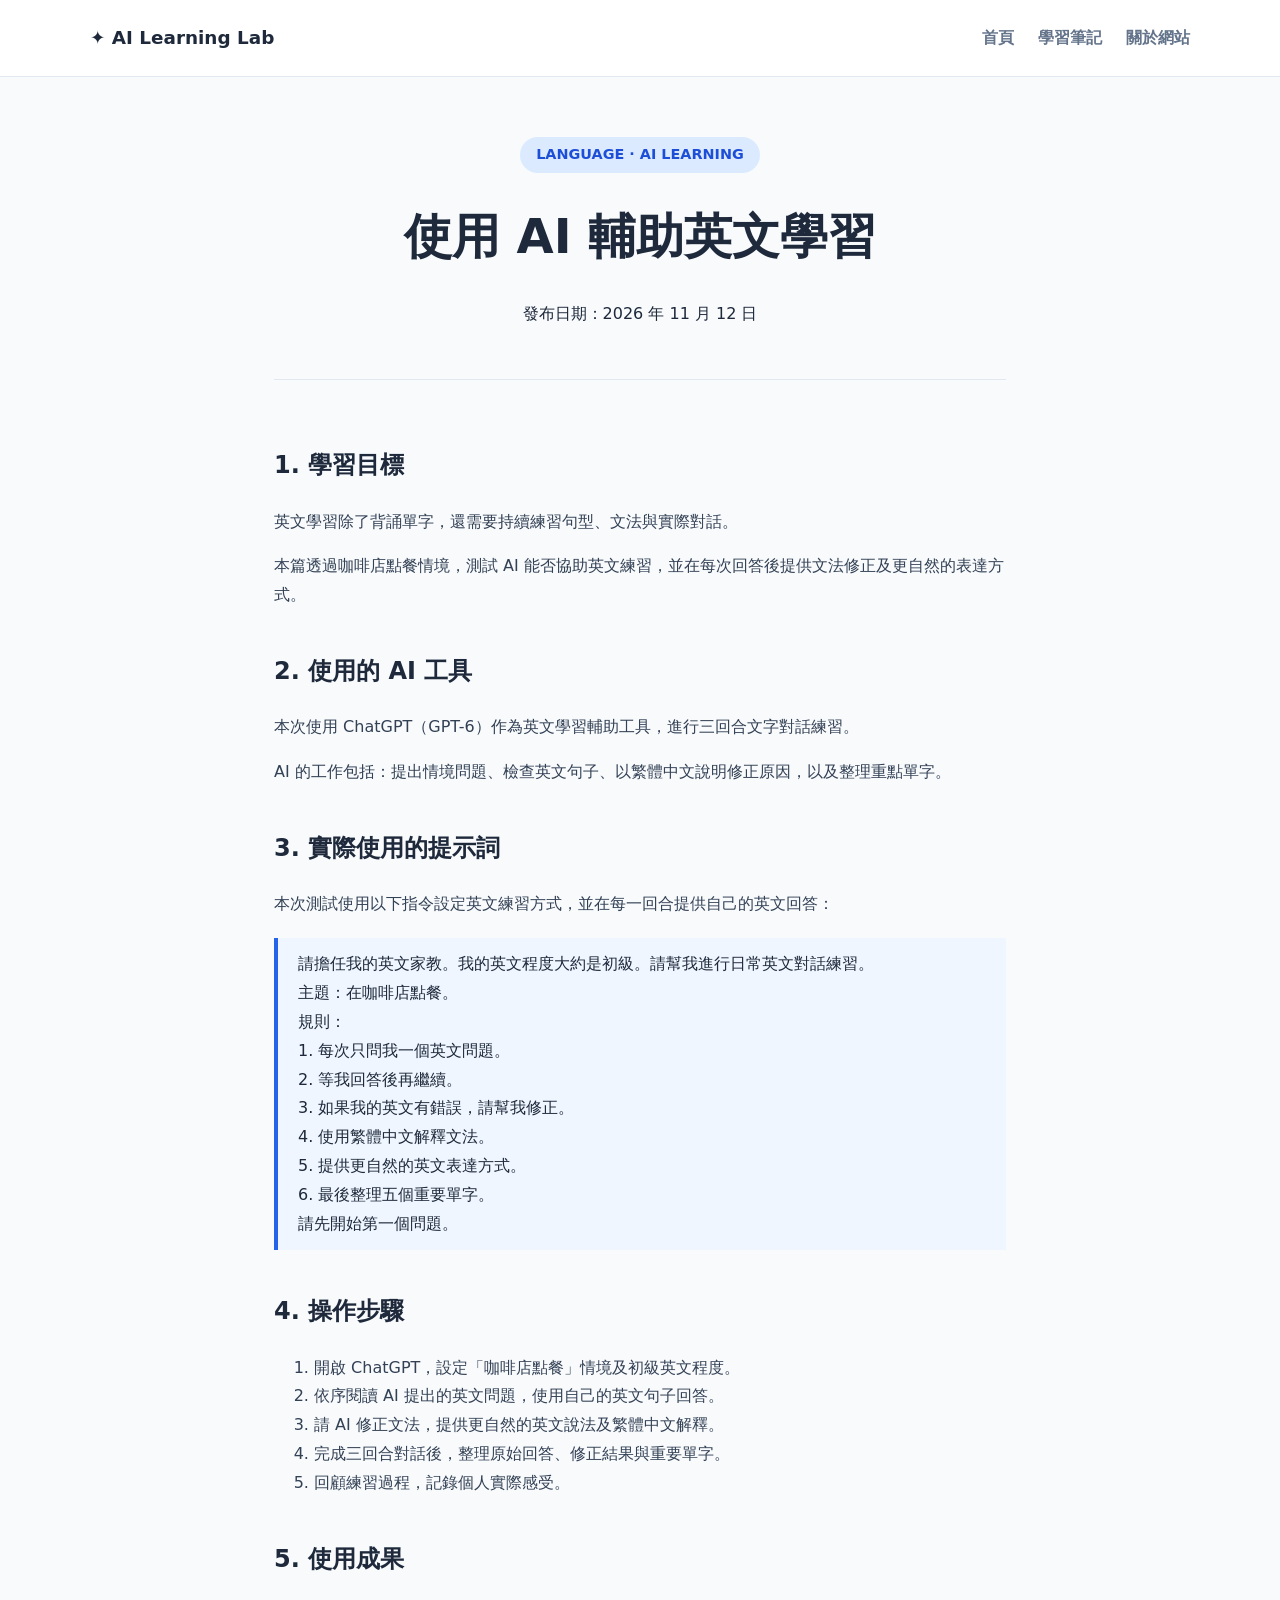
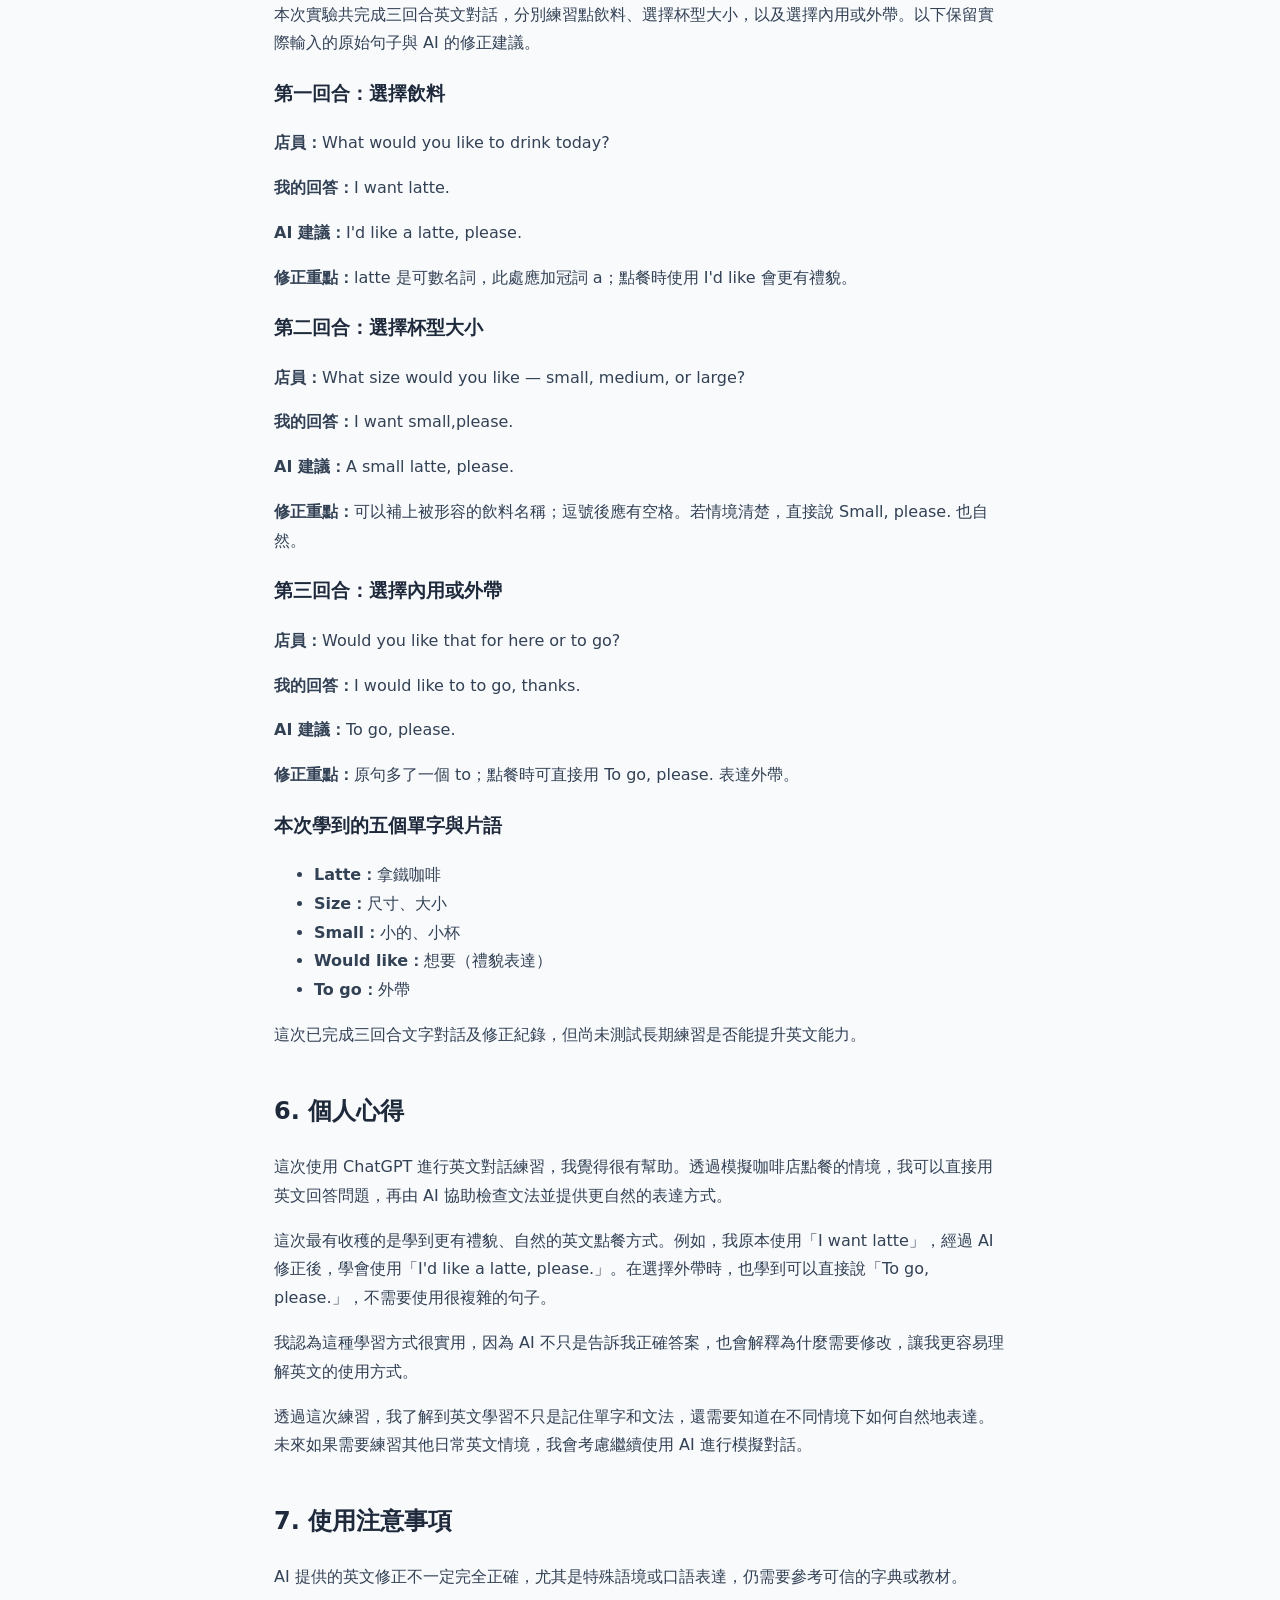
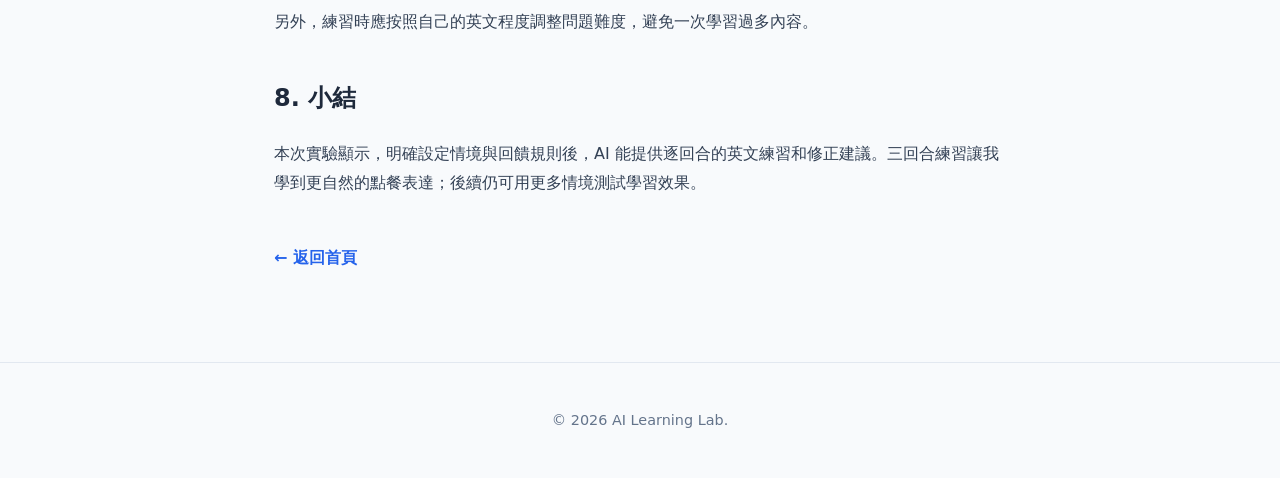
<file: posts/ai-english.html>
<!DOCTYPE html>
<html lang="zh-Hant">
<head>
  <meta charset="UTF-8">
  <meta name="viewport" content="width=device-width, initial-scale=1.0">
  <meta name="description" content="記錄使用 ChatGPT 進行三回合咖啡店英文點餐練習、文法修正與個人心得。">
  <title>使用 AI 輔助英文學習 | AI Learning Lab</title>
  <link rel="stylesheet" href="../assets/css/style.css">
</head>
<body>
  <header class="site-header">
    <div class="container header-inner">
      <a href="../index.html" class="brand">✦ AI Learning Lab</a>
      <nav class="nav" aria-label="主要導覽">
        <a href="../index.html">首頁</a>
        <a href="../index.html#articles">學習筆記</a>
        <a href="../index.html#about">關於網站</a>
      </nav>
    </div>
  </header>
  <main class="article">
    <header class="article-header">
      <span class="eyebrow">LANGUAGE · AI LEARNING</span>
      <h1>使用 AI 輔助英文學習</h1>
      <p>發布日期：<time datetime="2026-11-12">2026 年 11 月 12 日</time></p>
    </header>
    <div class="article-body">
      <h2>1. 學習目標</h2>
      <p>英文學習除了背誦單字，還需要持續練習句型、文法與實際對話。</p>
      <p>本篇透過咖啡店點餐情境，測試 AI 能否協助英文練習，並在每次回答後提供文法修正及更自然的表達方式。</p>
      <h2>2. 使用的 AI 工具</h2>
      <p>本次使用 ChatGPT（GPT-6）作為英文學習輔助工具，進行三回合文字對話練習。</p>
      <p>AI 的工作包括：提出情境問題、檢查英文句子、以繁體中文說明修正原因，以及整理重點單字。</p>
      <h2>3. 實際使用的提示詞</h2>
      <p>本次測試使用以下指令設定英文練習方式，並在每一回合提供自己的英文回答：</p>
      <blockquote>
        請擔任我的英文家教。我的英文程度大約是初級。請幫我進行日常英文對話練習。<br>
        主題：在咖啡店點餐。<br>
        規則：<br>
        1. 每次只問我一個英文問題。<br>
        2. 等我回答後再繼續。<br>
        3. 如果我的英文有錯誤，請幫我修正。<br>
        4. 使用繁體中文解釋文法。<br>
        5. 提供更自然的英文表達方式。<br>
        6. 最後整理五個重要單字。<br>
        請先開始第一個問題。
      </blockquote>
      <h2>4. 操作步驟</h2>
      <ol>
        <li>開啟 ChatGPT，設定「咖啡店點餐」情境及初級英文程度。</li>
        <li>依序閱讀 AI 提出的英文問題，使用自己的英文句子回答。</li>
        <li>請 AI 修正文法，提供更自然的英文說法及繁體中文解釋。</li>
        <li>完成三回合對話後，整理原始回答、修正結果與重要單字。</li>
        <li>回顧練習過程，記錄個人實際感受。</li>
      </ol>
      <h2>5. 使用成果</h2>
      <p>本次實驗共完成三回合英文對話，分別練習點飲料、選擇杯型大小，以及選擇內用或外帶。以下保留實際輸入的原始句子與 AI 的修正建議。</p>
      <h3>第一回合：選擇飲料</h3>
      <p><strong>店員：</strong>What would you like to drink today?</p>
      <p><strong>我的回答：</strong>I want latte.</p>
      <p><strong>AI 建議：</strong>I'd like a latte, please.</p>
      <p><strong>修正重點：</strong>latte 是可數名詞，此處應加冠詞 a；點餐時使用 I'd like 會更有禮貌。</p>
      <h3>第二回合：選擇杯型大小</h3>
      <p><strong>店員：</strong>What size would you like — small, medium, or large?</p>
      <p><strong>我的回答：</strong>I want small,please.</p>
      <p><strong>AI 建議：</strong>A small latte, please.</p>
      <p><strong>修正重點：</strong>可以補上被形容的飲料名稱；逗號後應有空格。若情境清楚，直接說 Small, please. 也自然。</p>
      <h3>第三回合：選擇內用或外帶</h3>
      <p><strong>店員：</strong>Would you like that for here or to go?</p>
      <p><strong>我的回答：</strong>I would like to to go, thanks.</p>
      <p><strong>AI 建議：</strong>To go, please.</p>
      <p><strong>修正重點：</strong>原句多了一個 to；點餐時可直接用 To go, please. 表達外帶。</p>
      <h3>本次學到的五個單字與片語</h3>
      <ul>
        <li><strong>Latte：</strong>拿鐵咖啡</li>
        <li><strong>Size：</strong>尺寸、大小</li>
        <li><strong>Small：</strong>小的、小杯</li>
        <li><strong>Would like：</strong>想要（禮貌表達）</li>
        <li><strong>To go：</strong>外帶</li>
      </ul>
      <p>這次已完成三回合文字對話及修正紀錄，但尚未測試長期練習是否能提升英文能力。</p>
      <h2>6. 個人心得</h2>
      <p>這次使用 ChatGPT 進行英文對話練習，我覺得很有幫助。透過模擬咖啡店點餐的情境，我可以直接用英文回答問題，再由 AI 協助檢查文法並提供更自然的表達方式。</p>
      <p>這次最有收穫的是學到更有禮貌、自然的英文點餐方式。例如，我原本使用「I want latte」，經過 AI 修正後，學會使用「I'd like a latte, please.」。在選擇外帶時，也學到可以直接說「To go, please.」，不需要使用很複雜的句子。</p>
      <p>我認為這種學習方式很實用，因為 AI 不只是告訴我正確答案，也會解釋為什麼需要修改，讓我更容易理解英文的使用方式。</p>
      <p>透過這次練習，我了解到英文學習不只是記住單字和文法，還需要知道在不同情境下如何自然地表達。未來如果需要練習其他日常英文情境，我會考慮繼續使用 AI 進行模擬對話。</p>
      <h2>7. 使用注意事項</h2>
      <p>AI 提供的英文修正不一定完全正確，尤其是特殊語境或口語表達，仍需要參考可信的字典或教材。</p>
      <p>另外，練習時應按照自己的英文程度調整問題難度，避免一次學習過多內容。</p>
      <h2>8. 小結</h2>
      <p>本次實驗顯示，明確設定情境與回饋規則後，AI 能提供逐回合的英文練習和修正建議。三回合練習讓我學到更自然的點餐表達；後續仍可用更多情境測試學習效果。</p>
      <a class="back-link" href="../index.html">← 返回首頁</a>
    </div>
  </main>
  <footer class="site-footer"><div class="container"><p>© 2026 AI Learning Lab.</p></div></footer>
</body>
</html>
</file>
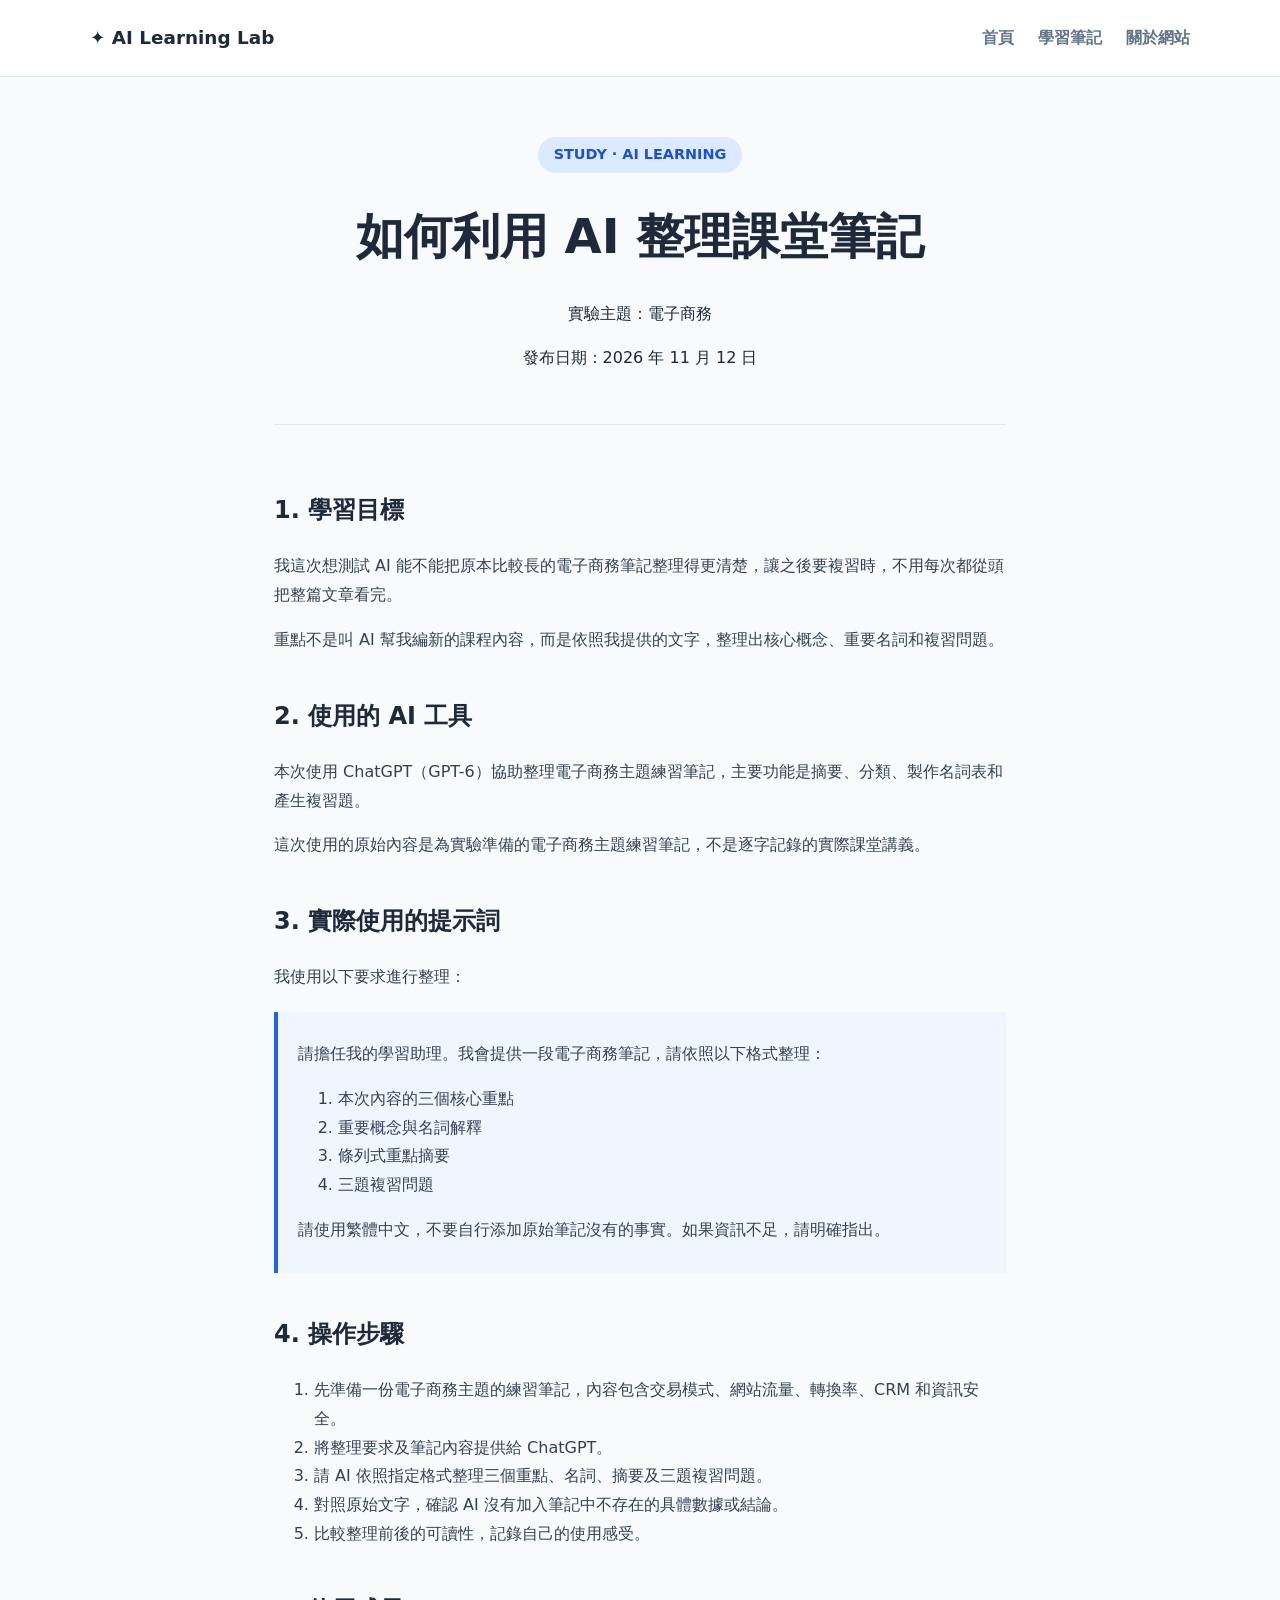
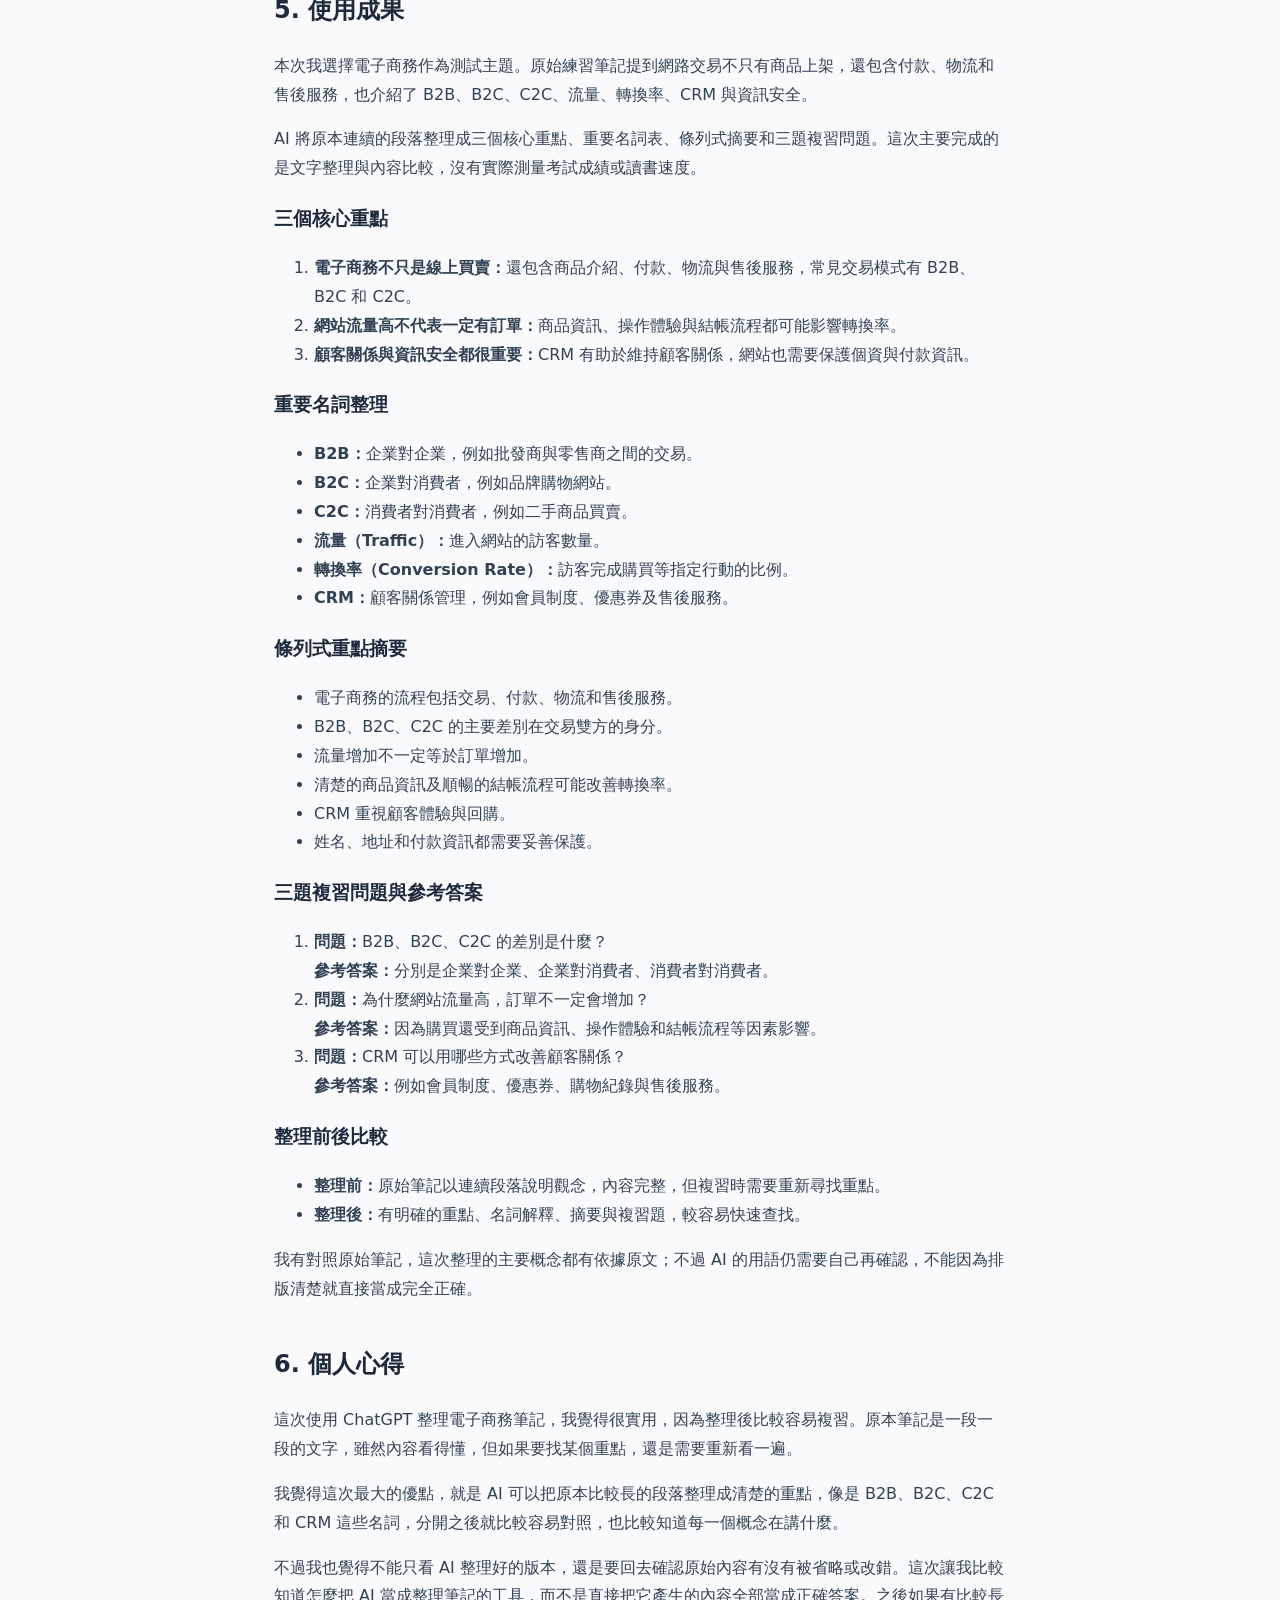
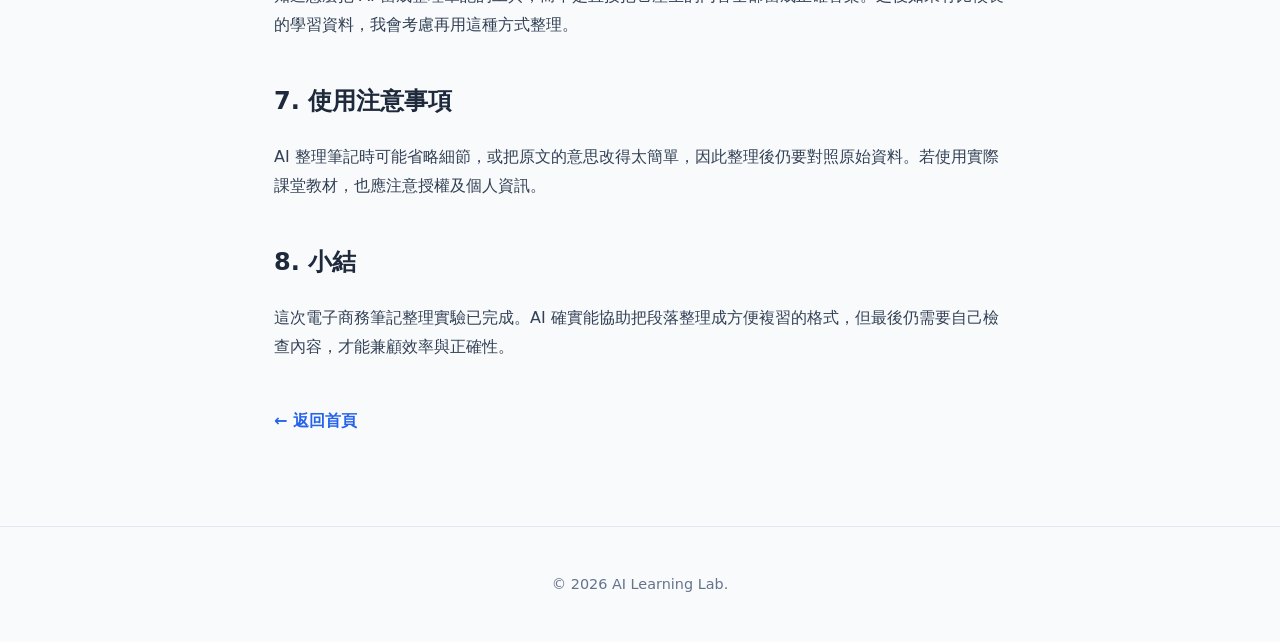
<file: posts/ai-notes.html>
<!DOCTYPE html>
<html lang="zh-Hant">
<head>
  <meta charset="UTF-8">
  <meta name="viewport" content="width=device-width, initial-scale=1.0">
  <meta name="description" content="電子商務主題練習筆記的 AI 整理實驗，包含重點摘要、名詞解釋、複習題與個人心得。">
  <title>如何利用 AI 整理課堂筆記 | AI Learning Lab</title>
  <link rel="stylesheet" href="../assets/css/style.css">
</head>
<body>
  <header class="site-header">
    <div class="container header-inner">
      <a href="../index.html" class="brand">✦ AI Learning Lab</a>
      <nav class="nav" aria-label="主要導覽">
        <a href="../index.html">首頁</a>
        <a href="../index.html#articles">學習筆記</a>
        <a href="../index.html#about">關於網站</a>
      </nav>
    </div>
  </header>
  <main class="article">
    <header class="article-header">
      <span class="eyebrow">STUDY · AI LEARNING</span>
      <h1>如何利用 AI 整理課堂筆記</h1>
      <p>實驗主題：電子商務</p>
      <p>發布日期：<time datetime="2026-11-12">2026 年 11 月 12 日</time></p>
    </header>
    <div class="article-body">
<h2>1. 學習目標</h2>

<p>我這次想測試 AI 能不能把原本比較長的電子商務筆記整理得更清楚，讓之後要複習時，不用每次都從頭把整篇文章看完。</p>
<p>重點不是叫 AI 幫我編新的課程內容，而是依照我提供的文字，整理出核心概念、重要名詞和複習問題。</p>
<h2>2. 使用的 AI 工具</h2>

<p>本次使用 ChatGPT（GPT-6）協助整理電子商務主題練習筆記，主要功能是摘要、分類、製作名詞表和產生複習題。</p>
<p>這次使用的原始內容是為實驗準備的電子商務主題練習筆記，不是逐字記錄的實際課堂講義。</p>
<h2>3. 實際使用的提示詞</h2>

<p>我使用以下要求進行整理：</p>
<blockquote><p>請擔任我的學習助理。我會提供一段電子商務筆記，請依照以下格式整理：</p>
<ol><li>本次內容的三個核心重點</li><li>重要概念與名詞解釋</li><li>條列式重點摘要</li><li>三題複習問題</li></ol>
<p>請使用繁體中文，不要自行添加原始筆記沒有的事實。如果資訊不足，請明確指出。</p></blockquote>
<h2>4. 操作步驟</h2>

<ol>
<li>先準備一份電子商務主題的練習筆記，內容包含交易模式、網站流量、轉換率、CRM 和資訊安全。</li>
<li>將整理要求及筆記內容提供給 ChatGPT。</li>
<li>請 AI 依照指定格式整理三個重點、名詞、摘要及三題複習問題。</li>
<li>對照原始文字，確認 AI 沒有加入筆記中不存在的具體數據或結論。</li>
<li>比較整理前後的可讀性，記錄自己的使用感受。</li>
</ol>
<h2>5. 使用成果</h2>

<p>本次我選擇電子商務作為測試主題。原始練習筆記提到網路交易不只有商品上架，還包含付款、物流和售後服務，也介紹了 B2B、B2C、C2C、流量、轉換率、CRM 與資訊安全。</p>
<p>AI 將原本連續的段落整理成三個核心重點、重要名詞表、條列式摘要和三題複習問題。這次主要完成的是文字整理與內容比較，沒有實際測量考試成績或讀書速度。</p>
<h3>三個核心重點</h3>
<ol>
<li><strong>電子商務不只是線上買賣：</strong>還包含商品介紹、付款、物流與售後服務，常見交易模式有 B2B、B2C 和 C2C。</li>
<li><strong>網站流量高不代表一定有訂單：</strong>商品資訊、操作體驗與結帳流程都可能影響轉換率。</li>
<li><strong>顧客關係與資訊安全都很重要：</strong>CRM 有助於維持顧客關係，網站也需要保護個資與付款資訊。</li>
</ol>
<h3>重要名詞整理</h3>
<ul>
<li><strong>B2B：</strong>企業對企業，例如批發商與零售商之間的交易。</li>
<li><strong>B2C：</strong>企業對消費者，例如品牌購物網站。</li>
<li><strong>C2C：</strong>消費者對消費者，例如二手商品買賣。</li>
<li><strong>流量（Traffic）：</strong>進入網站的訪客數量。</li>
<li><strong>轉換率（Conversion Rate）：</strong>訪客完成購買等指定行動的比例。</li>
<li><strong>CRM：</strong>顧客關係管理，例如會員制度、優惠券及售後服務。</li>
</ul>
<h3>條列式重點摘要</h3>
<ul>
<li>電子商務的流程包括交易、付款、物流和售後服務。</li>
<li>B2B、B2C、C2C 的主要差別在交易雙方的身分。</li>
<li>流量增加不一定等於訂單增加。</li>
<li>清楚的商品資訊及順暢的結帳流程可能改善轉換率。</li>
<li>CRM 重視顧客體驗與回購。</li>
<li>姓名、地址和付款資訊都需要妥善保護。</li>
</ul>
<h3>三題複習問題與參考答案</h3>
<ol>
<li><strong>問題：</strong>B2B、B2C、C2C 的差別是什麼？<br><strong>參考答案：</strong>分別是企業對企業、企業對消費者、消費者對消費者。</li>
<li><strong>問題：</strong>為什麼網站流量高，訂單不一定會增加？<br><strong>參考答案：</strong>因為購買還受到商品資訊、操作體驗和結帳流程等因素影響。</li>
<li><strong>問題：</strong>CRM 可以用哪些方式改善顧客關係？<br><strong>參考答案：</strong>例如會員制度、優惠券、購物紀錄與售後服務。</li>
</ol>
<h3>整理前後比較</h3>
<ul>
<li><strong>整理前：</strong>原始筆記以連續段落說明觀念，內容完整，但複習時需要重新尋找重點。</li>
<li><strong>整理後：</strong>有明確的重點、名詞解釋、摘要與複習題，較容易快速查找。</li>
</ul>
<p>我有對照原始筆記，這次整理的主要概念都有依據原文；不過 AI 的用語仍需要自己再確認，不能因為排版清楚就直接當成完全正確。</p>
<h2>6. 個人心得</h2>

<p>這次使用 ChatGPT 整理電子商務筆記，我覺得很實用，因為整理後比較容易複習。原本筆記是一段一段的文字，雖然內容看得懂，但如果要找某個重點，還是需要重新看一遍。</p>
<p>我覺得這次最大的優點，就是 AI 可以把原本比較長的段落整理成清楚的重點，像是 B2B、B2C、C2C 和 CRM 這些名詞，分開之後就比較容易對照，也比較知道每一個概念在講什麼。</p>
<p>不過我也覺得不能只看 AI 整理好的版本，還是要回去確認原始內容有沒有被省略或改錯。這次讓我比較知道怎麼把 AI 當成整理筆記的工具，而不是直接把它產生的內容全部當成正確答案。之後如果有比較長的學習資料，我會考慮再用這種方式整理。</p>
<h2>7. 使用注意事項</h2>

<p>AI 整理筆記時可能省略細節，或把原文的意思改得太簡單，因此整理後仍要對照原始資料。若使用實際課堂教材，也應注意授權及個人資訊。</p>
<h2>8. 小結</h2>

<p>這次電子商務筆記整理實驗已完成。AI 確實能協助把段落整理成方便複習的格式，但最後仍需要自己檢查內容，才能兼顧效率與正確性。</p>
      <a class="back-link" href="../index.html">← 返回首頁</a>
    </div>
  </main>
  <footer class="site-footer">
    <div class="container"><p>© 2026 AI Learning Lab.</p></div>
  </footer>
</body>
</html>
</file>
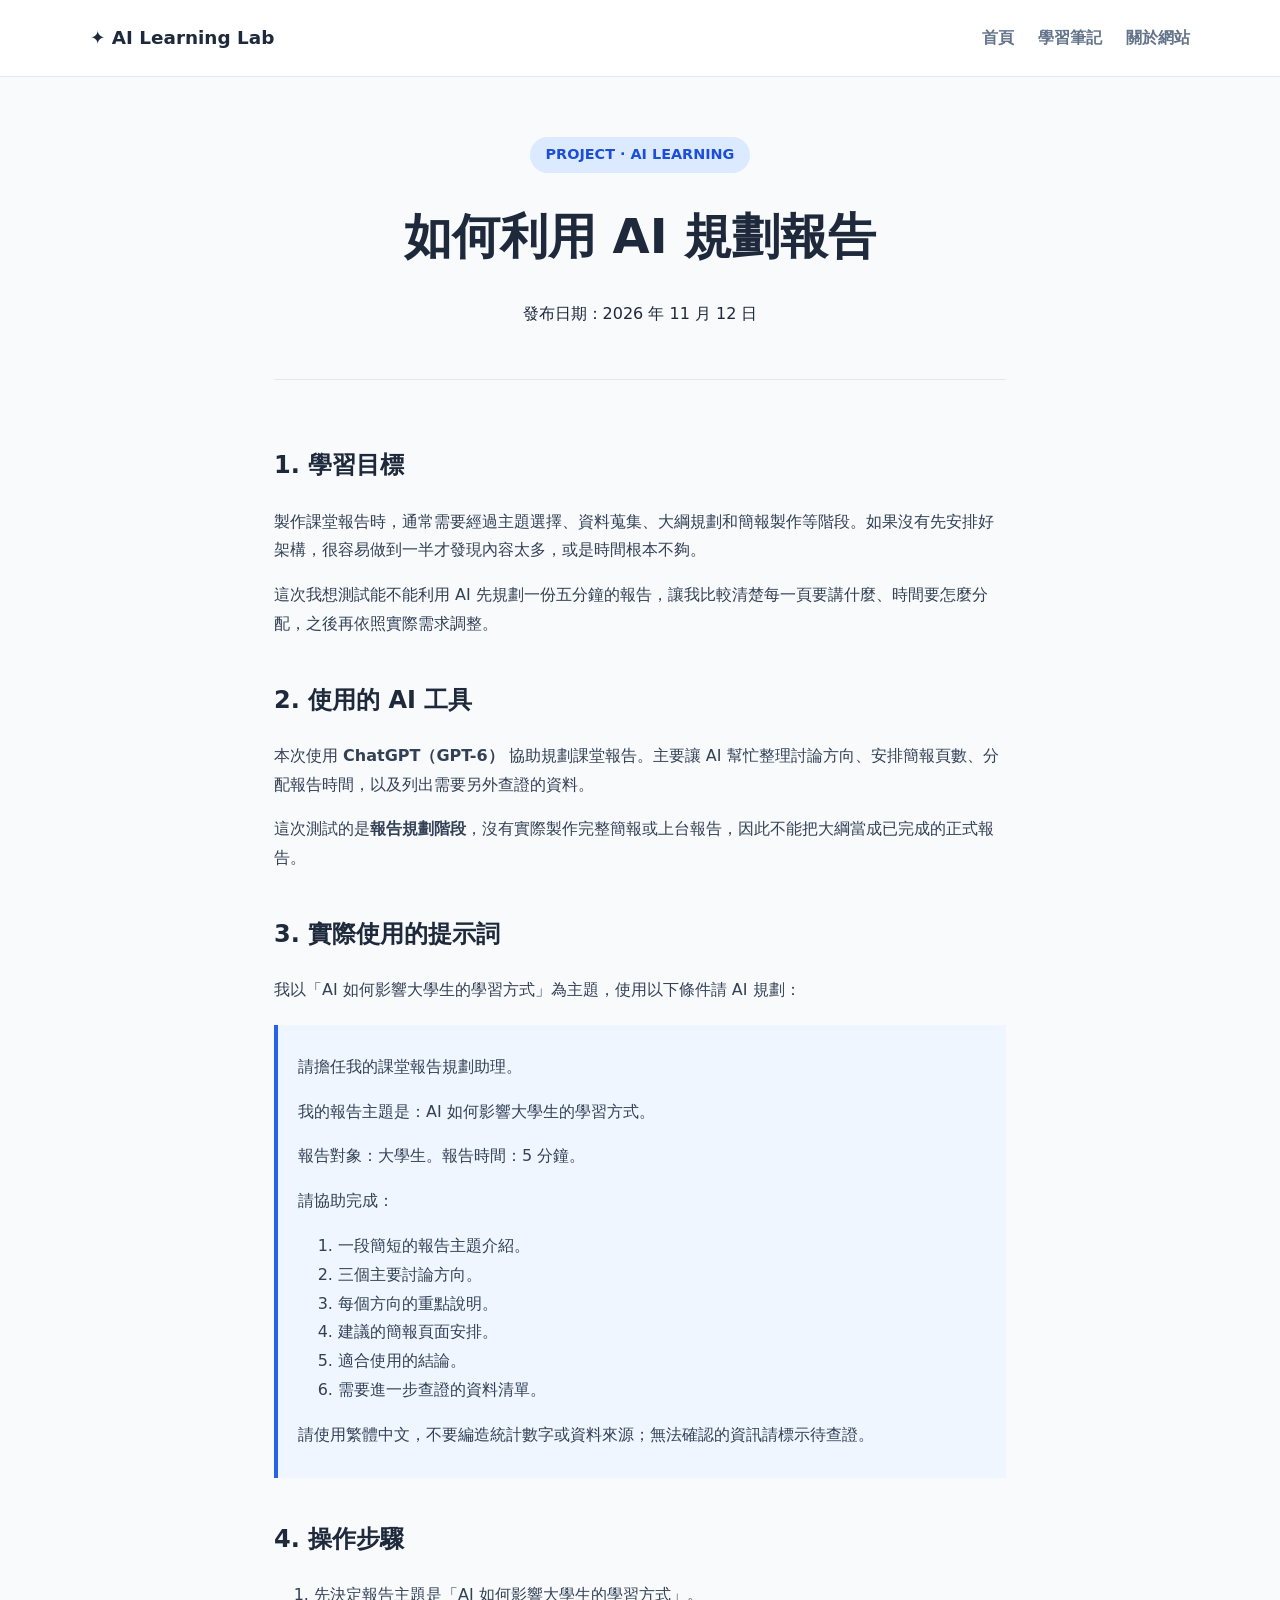
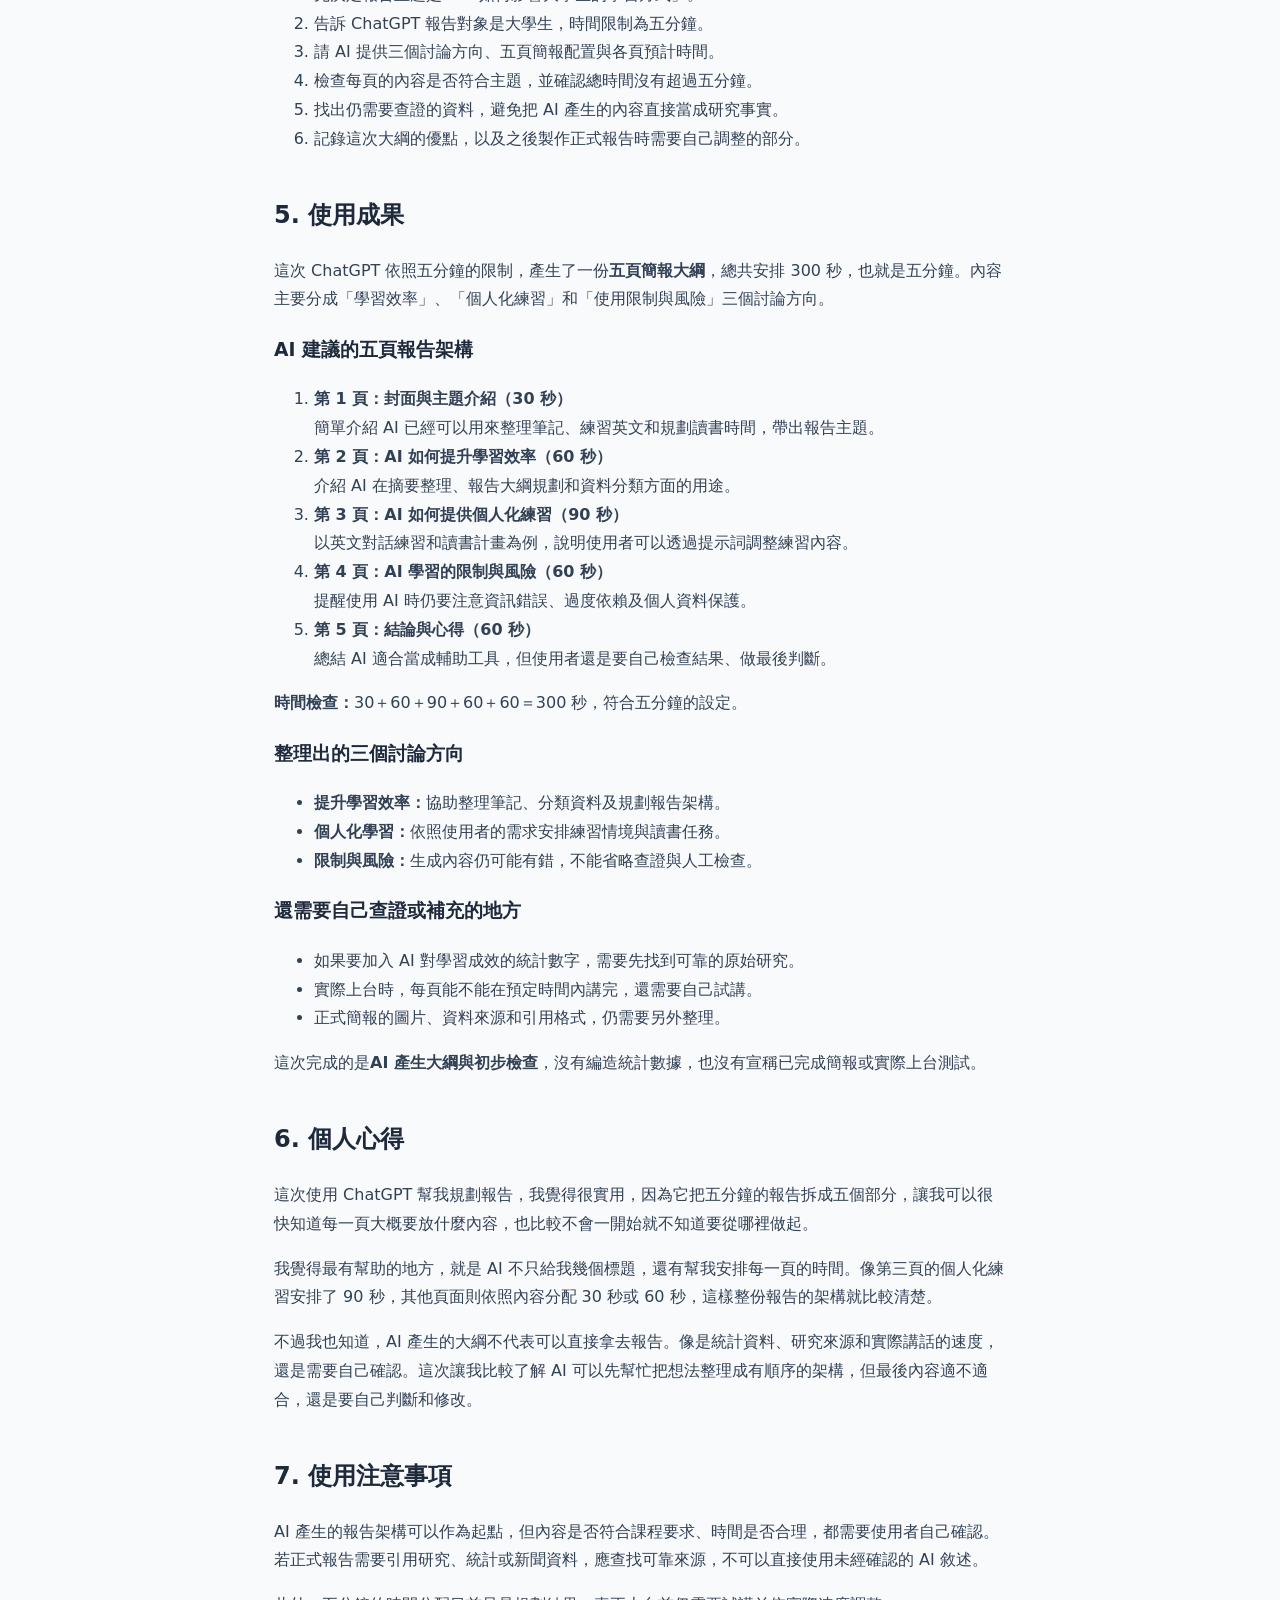
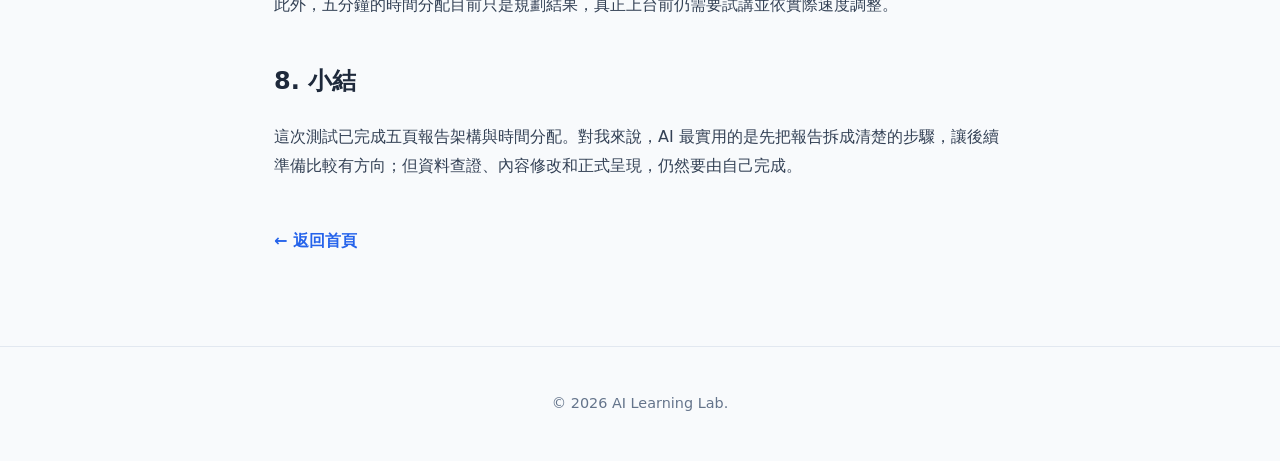
<file: posts/ai-report.html>
<!DOCTYPE html>
<html lang="zh-Hant">
<head>
  <meta charset="UTF-8">
  <meta name="viewport" content="width=device-width, initial-scale=1.0">
  <meta name="description" content="記錄使用 ChatGPT 規劃五分鐘課堂報告的實際測試，包括報告大綱、時間分配、檢查結果與個人心得。">
  <title>如何利用 AI 規劃報告 | AI Learning Lab</title>
  <link rel="stylesheet" href="../assets/css/style.css">
</head>
<body>
  <header class="site-header">
    <div class="container header-inner">
      <a href="../index.html" class="brand">✦ AI Learning Lab</a>
      <nav class="nav" aria-label="主要導覽">
        <a href="../index.html">首頁</a>
        <a href="../index.html#articles">學習筆記</a>
        <a href="../index.html#about">關於網站</a>
      </nav>
    </div>
  </header>

  <main class="article">
    <header class="article-header">
      <span class="eyebrow">PROJECT · AI LEARNING</span>
      <h1>如何利用 AI 規劃報告</h1>
      <p>發布日期：<time datetime="2026-11-12">2026 年 11 月 12 日</time></p>
    </header>

    <div class="article-body">
      <h2>1. 學習目標</h2>
      <p>製作課堂報告時，通常需要經過主題選擇、資料蒐集、大綱規劃和簡報製作等階段。如果沒有先安排好架構，很容易做到一半才發現內容太多，或是時間根本不夠。</p>
      <p>這次我想測試能不能利用 AI 先規劃一份五分鐘的報告，讓我比較清楚每一頁要講什麼、時間要怎麼分配，之後再依照實際需求調整。</p>

      <h2>2. 使用的 AI 工具</h2>
      <p>本次使用 <strong>ChatGPT（GPT-6）</strong> 協助規劃課堂報告。主要讓 AI 幫忙整理討論方向、安排簡報頁數、分配報告時間，以及列出需要另外查證的資料。</p>
      <p>這次測試的是<strong>報告規劃階段</strong>，沒有實際製作完整簡報或上台報告，因此不能把大綱當成已完成的正式報告。</p>

      <h2>3. 實際使用的提示詞</h2>
      <p>我以「AI 如何影響大學生的學習方式」為主題，使用以下條件請 AI 規劃：</p>
      <blockquote>
        <p>請擔任我的課堂報告規劃助理。</p>
        <p>我的報告主題是：AI 如何影響大學生的學習方式。</p>
        <p>報告對象：大學生。報告時間：5 分鐘。</p>
        <p>請協助完成：</p>
        <ol>
          <li>一段簡短的報告主題介紹。</li>
          <li>三個主要討論方向。</li>
          <li>每個方向的重點說明。</li>
          <li>建議的簡報頁面安排。</li>
          <li>適合使用的結論。</li>
          <li>需要進一步查證的資料清單。</li>
        </ol>
        <p>請使用繁體中文，不要編造統計數字或資料來源；無法確認的資訊請標示待查證。</p>
      </blockquote>

      <h2>4. 操作步驟</h2>
      <ol>
        <li>先決定報告主題是「AI 如何影響大學生的學習方式」。</li>
        <li>告訴 ChatGPT 報告對象是大學生，時間限制為五分鐘。</li>
        <li>請 AI 提供三個討論方向、五頁簡報配置與各頁預計時間。</li>
        <li>檢查每頁的內容是否符合主題，並確認總時間沒有超過五分鐘。</li>
        <li>找出仍需要查證的資料，避免把 AI 產生的內容直接當成研究事實。</li>
        <li>記錄這次大綱的優點，以及之後製作正式報告時需要自己調整的部分。</li>
      </ol>

      <h2>5. 使用成果</h2>
      <p>這次 ChatGPT 依照五分鐘的限制，產生了一份<strong>五頁簡報大綱</strong>，總共安排 300 秒，也就是五分鐘。內容主要分成「學習效率」、「個人化練習」和「使用限制與風險」三個討論方向。</p>

      <h3>AI 建議的五頁報告架構</h3>
      <ol>
        <li><strong>第 1 頁：封面與主題介紹（30 秒）</strong><br>簡單介紹 AI 已經可以用來整理筆記、練習英文和規劃讀書時間，帶出報告主題。</li>
        <li><strong>第 2 頁：AI 如何提升學習效率（60 秒）</strong><br>介紹 AI 在摘要整理、報告大綱規劃和資料分類方面的用途。</li>
        <li><strong>第 3 頁：AI 如何提供個人化練習（90 秒）</strong><br>以英文對話練習和讀書計畫為例，說明使用者可以透過提示詞調整練習內容。</li>
        <li><strong>第 4 頁：AI 學習的限制與風險（60 秒）</strong><br>提醒使用 AI 時仍要注意資訊錯誤、過度依賴及個人資料保護。</li>
        <li><strong>第 5 頁：結論與心得（60 秒）</strong><br>總結 AI 適合當成輔助工具，但使用者還是要自己檢查結果、做最後判斷。</li>
      </ol>
      <p><strong>時間檢查：</strong>30＋60＋90＋60＋60＝300 秒，符合五分鐘的設定。</p>

      <h3>整理出的三個討論方向</h3>
      <ul>
        <li><strong>提升學習效率：</strong>協助整理筆記、分類資料及規劃報告架構。</li>
        <li><strong>個人化學習：</strong>依照使用者的需求安排練習情境與讀書任務。</li>
        <li><strong>限制與風險：</strong>生成內容仍可能有錯，不能省略查證與人工檢查。</li>
      </ul>

      <h3>還需要自己查證或補充的地方</h3>
      <ul>
        <li>如果要加入 AI 對學習成效的統計數字，需要先找到可靠的原始研究。</li>
        <li>實際上台時，每頁能不能在預定時間內講完，還需要自己試講。</li>
        <li>正式簡報的圖片、資料來源和引用格式，仍需要另外整理。</li>
      </ul>
      <p>這次完成的是<strong>AI 產生大綱與初步檢查</strong>，沒有編造統計數據，也沒有宣稱已完成簡報或實際上台測試。</p>

      <h2>6. 個人心得</h2>
      <p>這次使用 ChatGPT 幫我規劃報告，我覺得很實用，因為它把五分鐘的報告拆成五個部分，讓我可以很快知道每一頁大概要放什麼內容，也比較不會一開始就不知道要從哪裡做起。</p>
      <p>我覺得最有幫助的地方，就是 AI 不只給我幾個標題，還有幫我安排每一頁的時間。像第三頁的個人化練習安排了 90 秒，其他頁面則依照內容分配 30 秒或 60 秒，這樣整份報告的架構就比較清楚。</p>
      <p>不過我也知道，AI 產生的大綱不代表可以直接拿去報告。像是統計資料、研究來源和實際講話的速度，還是需要自己確認。這次讓我比較了解 AI 可以先幫忙把想法整理成有順序的架構，但最後內容適不適合，還是要自己判斷和修改。</p>

      <h2>7. 使用注意事項</h2>
      <p>AI 產生的報告架構可以作為起點，但內容是否符合課程要求、時間是否合理，都需要使用者自己確認。若正式報告需要引用研究、統計或新聞資料，應查找可靠來源，不可以直接使用未經確認的 AI 敘述。</p>
      <p>此外，五分鐘的時間分配目前只是規劃結果，真正上台前仍需要試講並依實際速度調整。</p>

      <h2>8. 小結</h2>
      <p>這次測試已完成五頁報告架構與時間分配。對我來說，AI 最實用的是先把報告拆成清楚的步驟，讓後續準備比較有方向；但資料查證、內容修改和正式呈現，仍然要由自己完成。</p>

      <a class="back-link" href="../index.html">← 返回首頁</a>
    </div>
  </main>

  <footer class="site-footer">
    <div class="container"><p>© 2026 AI Learning Lab.</p></div>
  </footer>
</body>
</html>
</file>
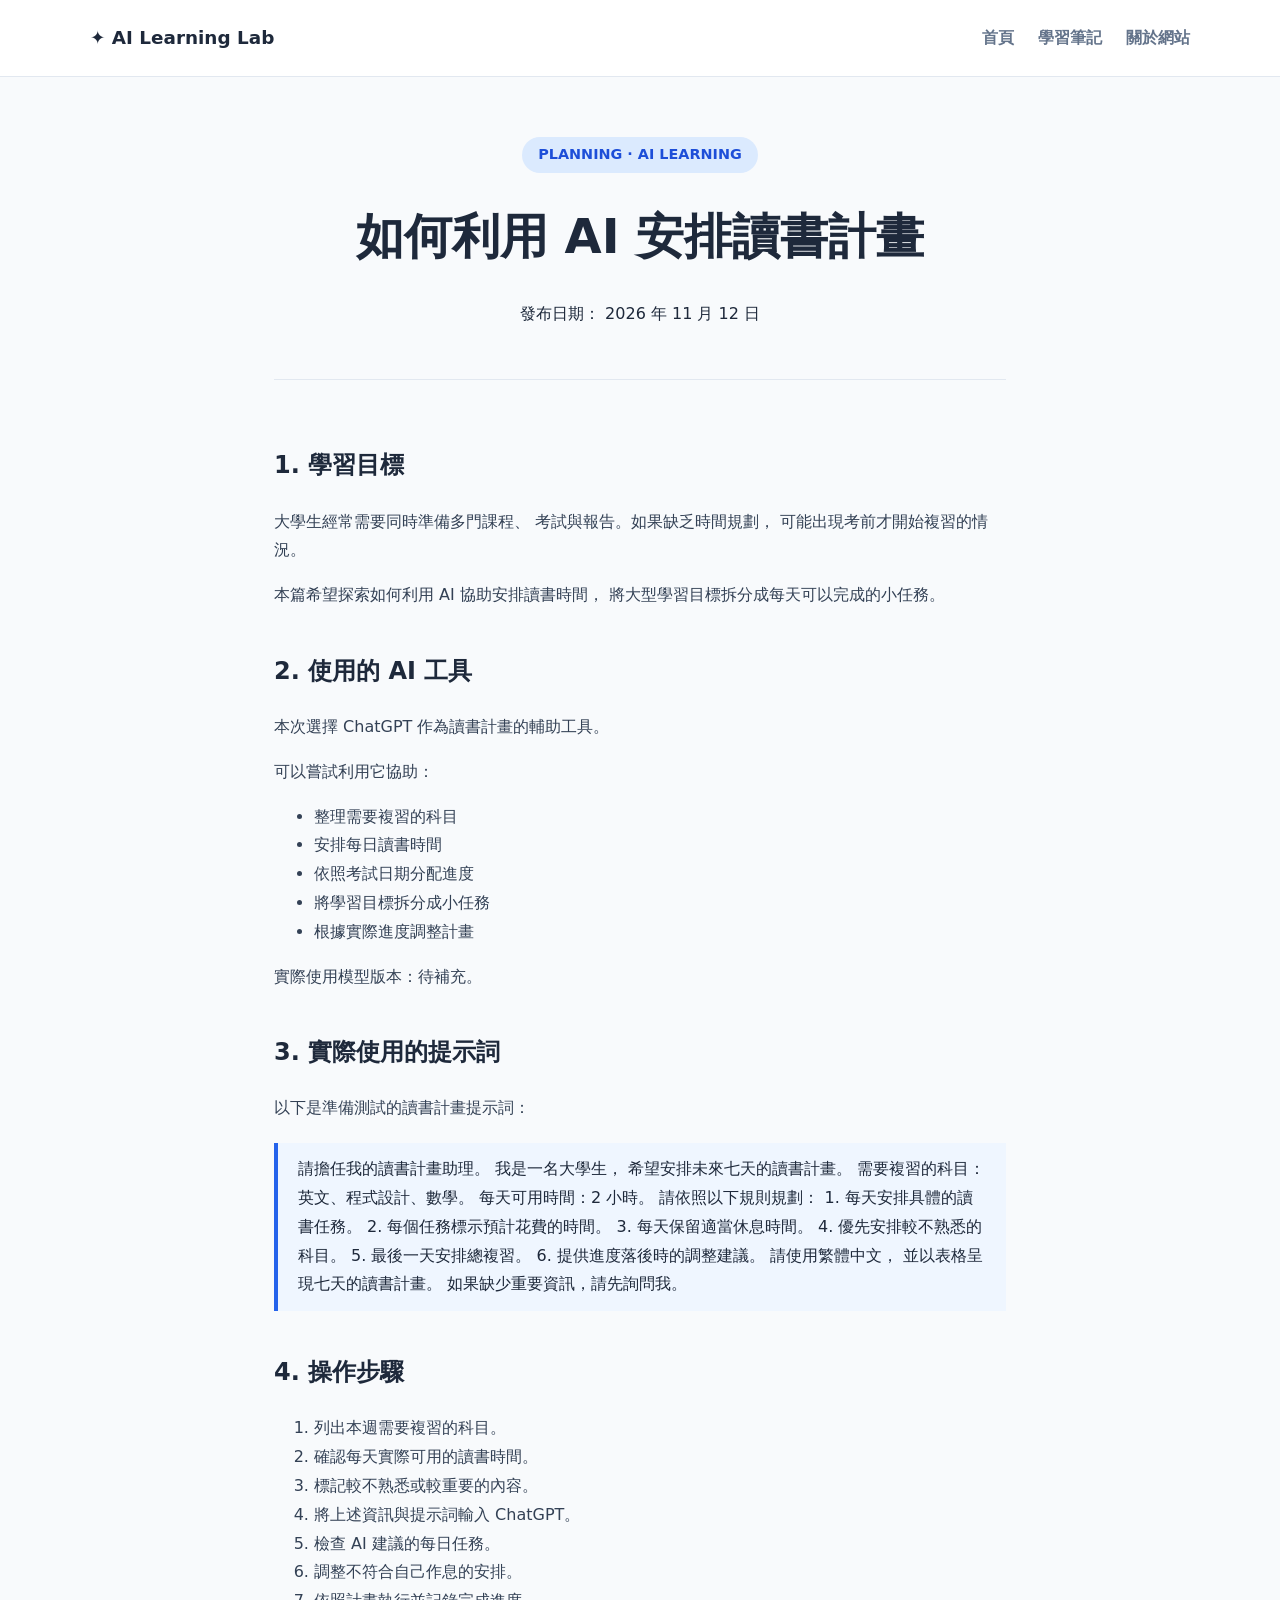
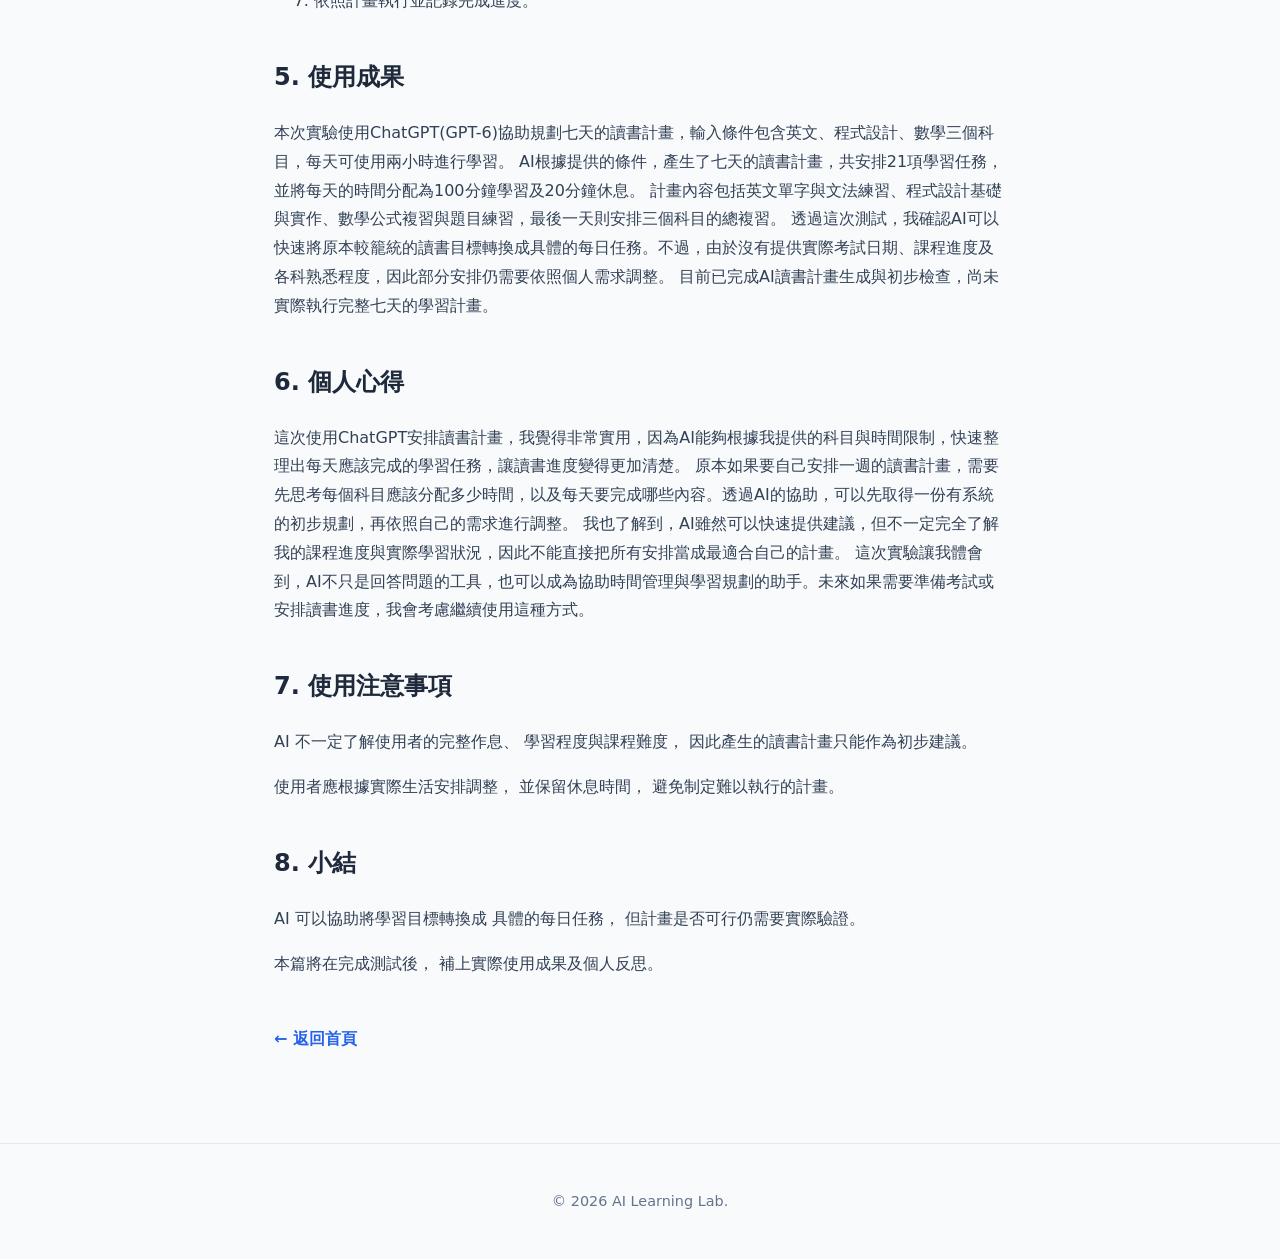
<file: posts/ai-study-plan.html>
<!DOCTYPE html>
<html lang="zh-Hant">
<head>
  <meta charset="UTF-8">
  <meta name="viewport"
        content="width=device-width, initial-scale=1.0">
  <meta name="description"
        content="使用 AI 協助規劃大學生讀書計畫，安排複習時間與學習任務。">

  <title>如何利用 AI 安排讀書計畫 | AI Learning Lab</title>

  <link rel="stylesheet"
        href="../assets/css/style.css">
</head>

<body>

  <header class="site-header">
    <div class="container header-inner">
      <a href="../index.html" class="brand">
        ✦ AI Learning Lab
      </a>

      <nav class="nav" aria-label="主要導覽">
        <a href="../index.html">首頁</a>
        <a href="../index.html#articles">學習筆記</a>
        <a href="../index.html#about">關於網站</a>
      </nav>
    </div>
  </header>

  <main class="article">

    <header class="article-header">
      <span class="eyebrow">
        PLANNING · AI LEARNING
      </span>

      <h1>如何利用 AI 安排讀書計畫</h1>

      <p>
        發布日期：
        <time datetime="2026-11-12">
          2026 年 11 月 12 日
        </time>
      </p>
    </header>

    <div class="article-body">

      <h2>1. 學習目標</h2>

      <p>
        大學生經常需要同時準備多門課程、
        考試與報告。如果缺乏時間規劃，
        可能出現考前才開始複習的情況。
      </p>

      <p>
        本篇希望探索如何利用 AI
        協助安排讀書時間，
        將大型學習目標拆分成每天可以完成的小任務。
      </p>

      <h2>2. 使用的 AI 工具</h2>

      <p>
        本次選擇 ChatGPT 作為讀書計畫的輔助工具。
      </p>

      <p>
        可以嘗試利用它協助：
      </p>

      <ul>
        <li>整理需要複習的科目</li>
        <li>安排每日讀書時間</li>
        <li>依照考試日期分配進度</li>
        <li>將學習目標拆分成小任務</li>
        <li>根據實際進度調整計畫</li>
      </ul>

      <p>實際使用模型版本：待補充。</p>

      <h2>3. 實際使用的提示詞</h2>

      <p>
        以下是準備測試的讀書計畫提示詞：
      </p>

      <blockquote>
        請擔任我的讀書計畫助理。

        我是一名大學生，
        希望安排未來七天的讀書計畫。

        需要複習的科目：
        英文、程式設計、數學。

        每天可用時間：2 小時。

        請依照以下規則規劃：

        1. 每天安排具體的讀書任務。
        2. 每個任務標示預計花費的時間。
        3. 每天保留適當休息時間。
        4. 優先安排較不熟悉的科目。
        5. 最後一天安排總複習。
        6. 提供進度落後時的調整建議。

        請使用繁體中文，
        並以表格呈現七天的讀書計畫。

        如果缺少重要資訊，請先詢問我。
      </blockquote>

      <h2>4. 操作步驟</h2>

      <ol>
        <li>列出本週需要複習的科目。</li>
        <li>確認每天實際可用的讀書時間。</li>
        <li>標記較不熟悉或較重要的內容。</li>
        <li>將上述資訊與提示詞輸入 ChatGPT。</li>
        <li>檢查 AI 建議的每日任務。</li>
        <li>調整不符合自己作息的安排。</li>
        <li>依照計畫執行並記錄完成進度。</li>
      </ol>

      <h2>5. 使用成果</h2>

      <p>
        本次實驗使用ChatGPT(GPT-6)協助規劃七天的讀書計畫，輸入條件包含英文、程式設計、數學三個科目，每天可使用兩小時進行學習。
        AI根據提供的條件，產生了七天的讀書計畫，共安排21項學習任務，並將每天的時間分配為100分鐘學習及20分鐘休息。
        計畫內容包括英文單字與文法練習、程式設計基礎與實作、數學公式複習與題目練習，最後一天則安排三個科目的總複習。
        透過這次測試，我確認AI可以快速將原本較籠統的讀書目標轉換成具體的每日任務。不過，由於沒有提供實際考試日期、課程進度及各科熟悉程度，因此部分安排仍需要依照個人需求調整。
        目前已完成AI讀書計畫生成與初步檢查，尚未實際執行完整七天的學習計畫。
      </p>

      <h2>6. 個人心得</h2>

      <p>
        這次使用ChatGPT安排讀書計畫，我覺得非常實用，因為AI能夠根據我提供的科目與時間限制，快速整理出每天應該完成的學習任務，讓讀書進度變得更加清楚。
        原本如果要自己安排一週的讀書計畫，需要先思考每個科目應該分配多少時間，以及每天要完成哪些內容。透過AI的協助，可以先取得一份有系統的初步規劃，再依照自己的需求進行調整。
        我也了解到，AI雖然可以快速提供建議，但不一定完全了解我的課程進度與實際學習狀況，因此不能直接把所有安排當成最適合自己的計畫。
        這次實驗讓我體會到，AI不只是回答問題的工具，也可以成為協助時間管理與學習規劃的助手。未來如果需要準備考試或安排讀書進度，我會考慮繼續使用這種方式。
      </p>

      <h2>7. 使用注意事項</h2>

      <p>
        AI 不一定了解使用者的完整作息、
        學習程度與課程難度，
        因此產生的讀書計畫只能作為初步建議。
      </p>

      <p>
        使用者應根據實際生活安排調整，
        並保留休息時間，
        避免制定難以執行的計畫。
      </p>

      <h2>8. 小結</h2>

      <p>
        AI 可以協助將學習目標轉換成
        具體的每日任務，
        但計畫是否可行仍需要實際驗證。
      </p>

      <p>
        本篇將在完成測試後，
        補上實際使用成果及個人反思。
      </p>

      <a class="back-link" href="../index.html">
        ← 返回首頁
      </a>

    </div>
  </main>

  <footer class="site-footer">
    <div class="container">
      <p>© 2026 AI Learning Lab.</p>
    </div>
  </footer>

</body>
</html>
</file>
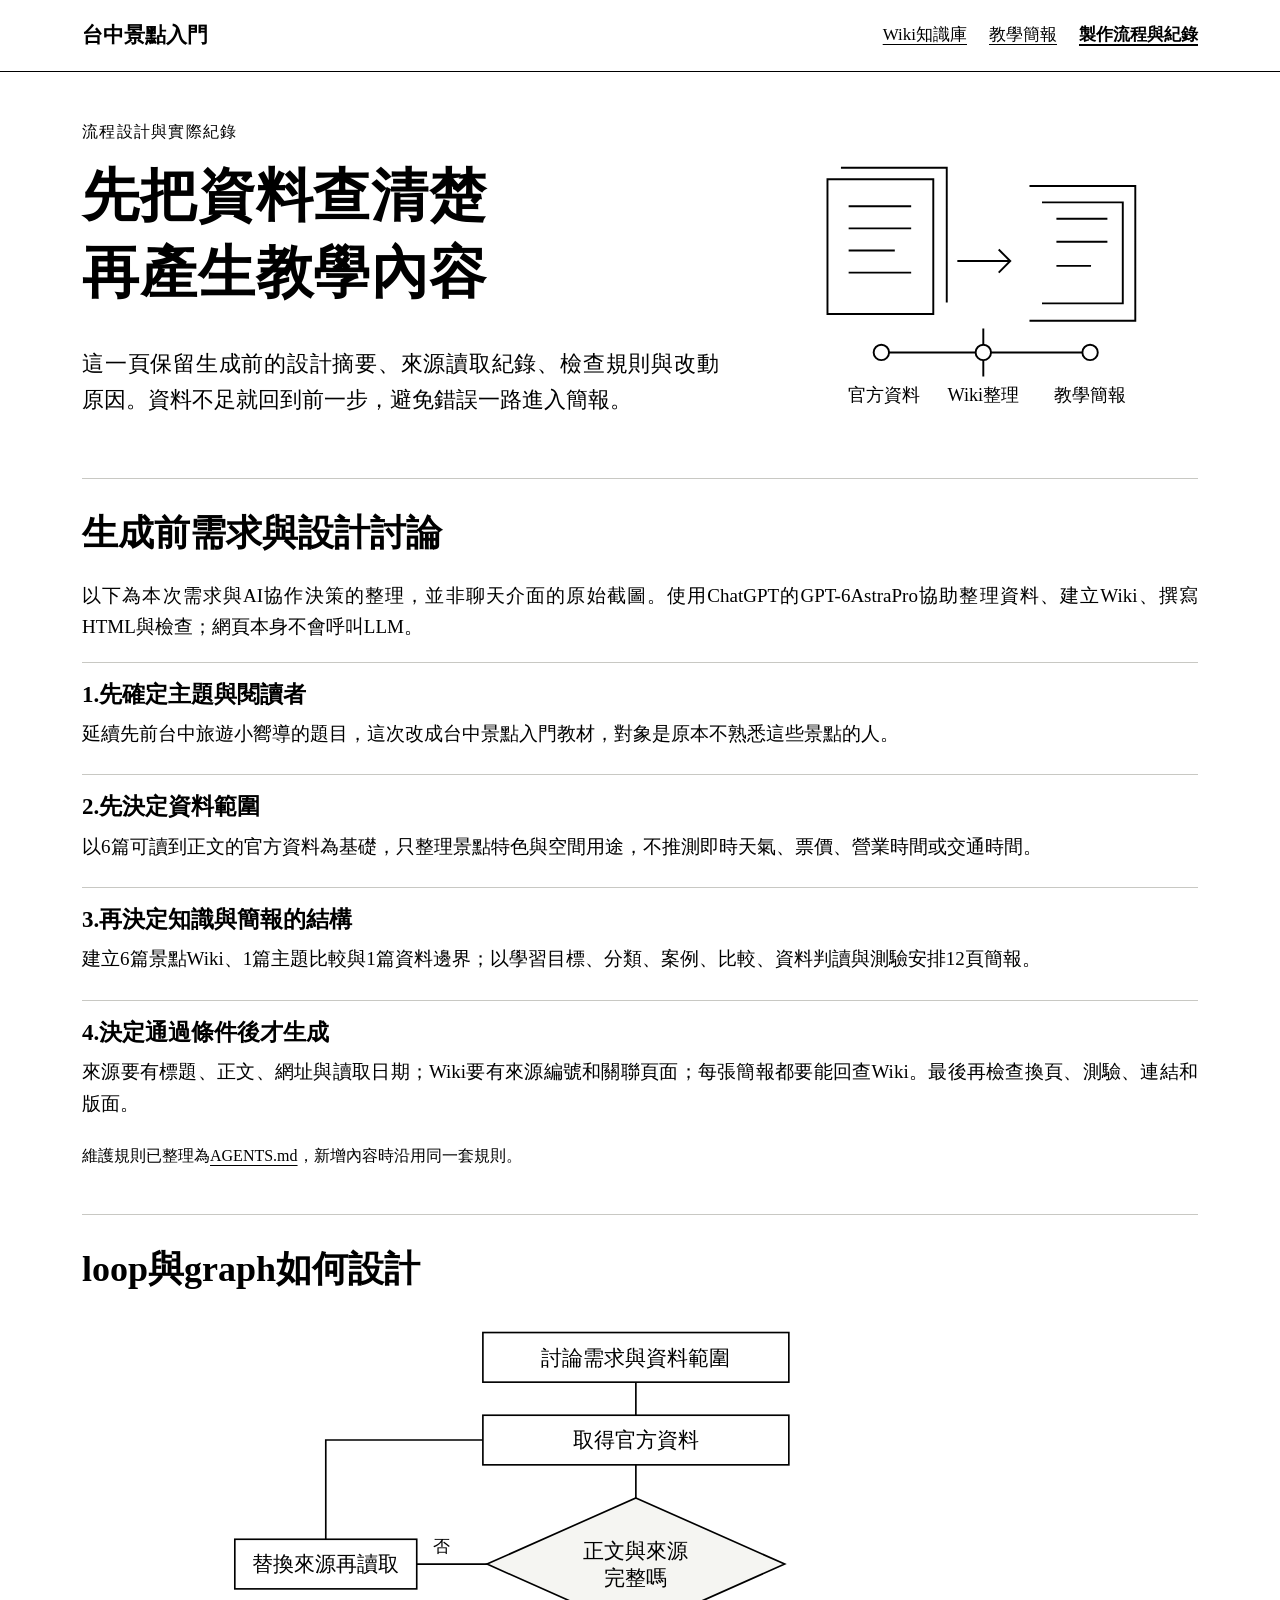
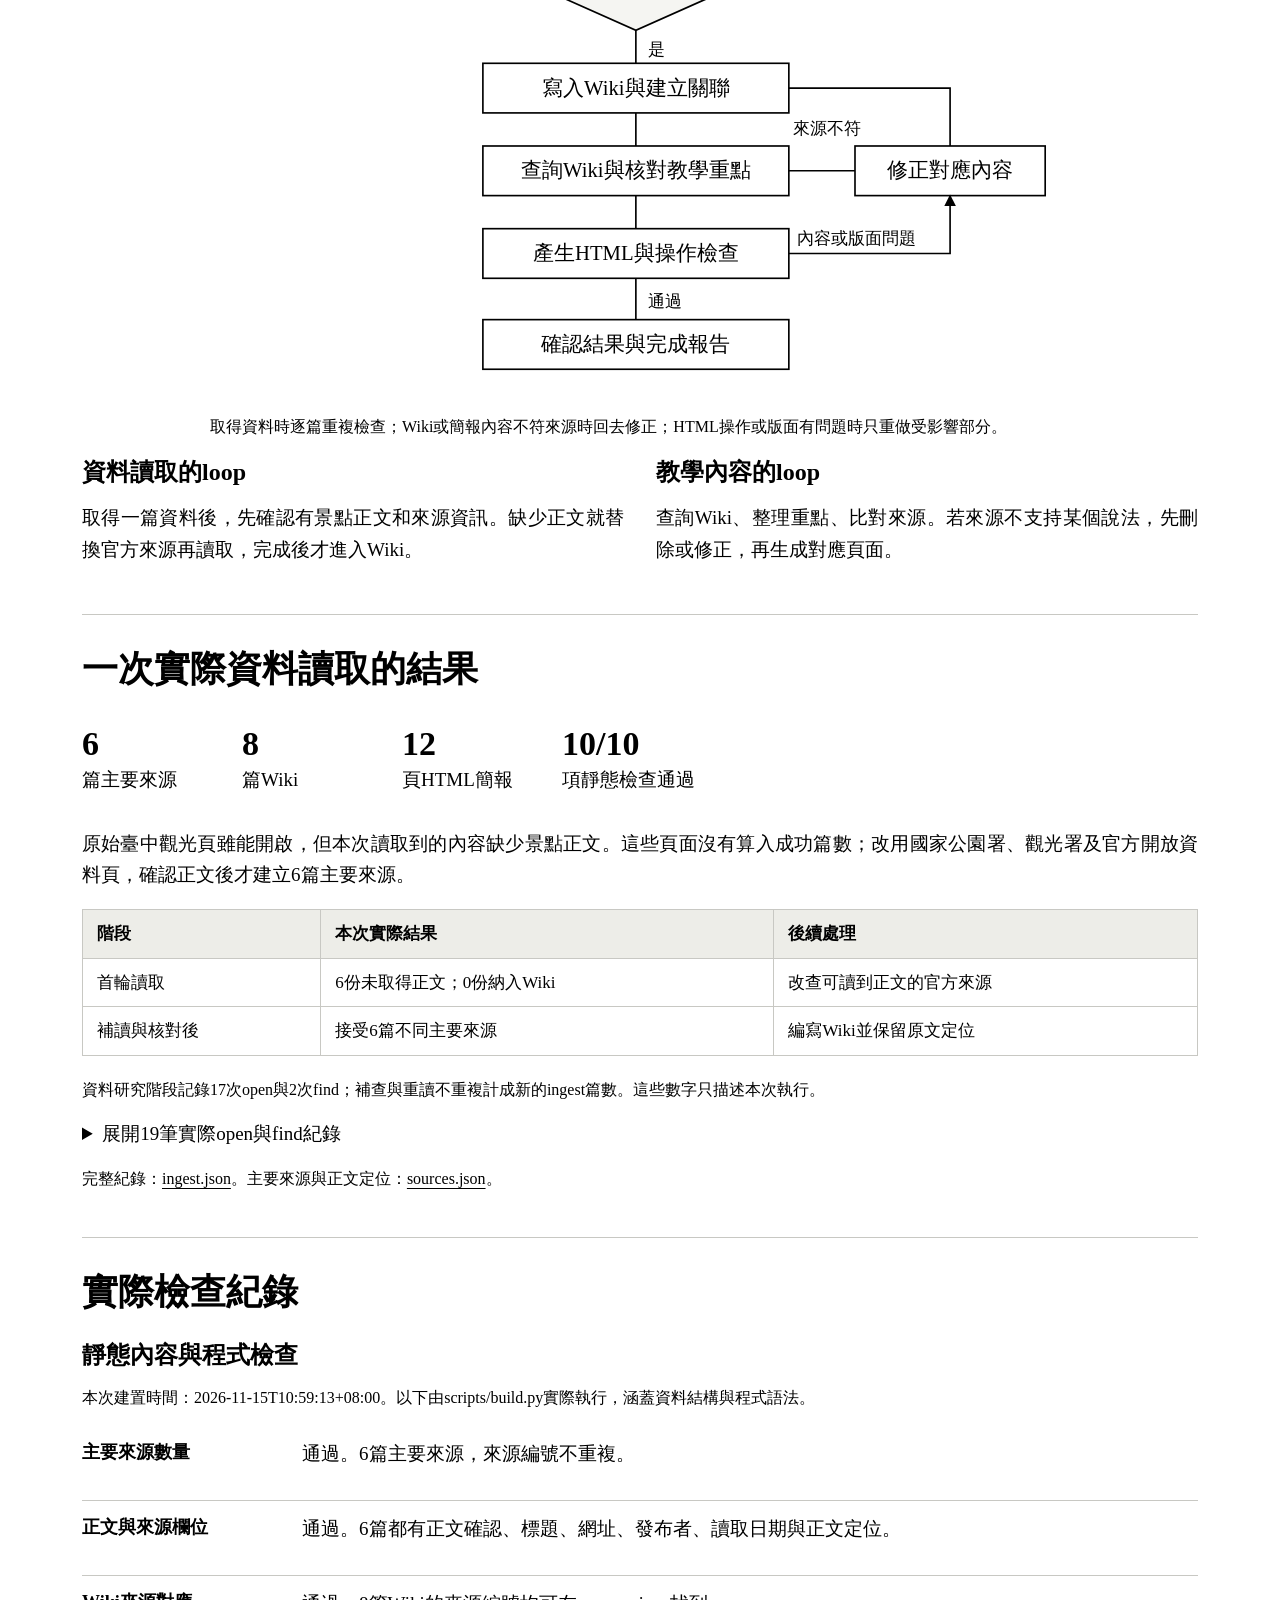
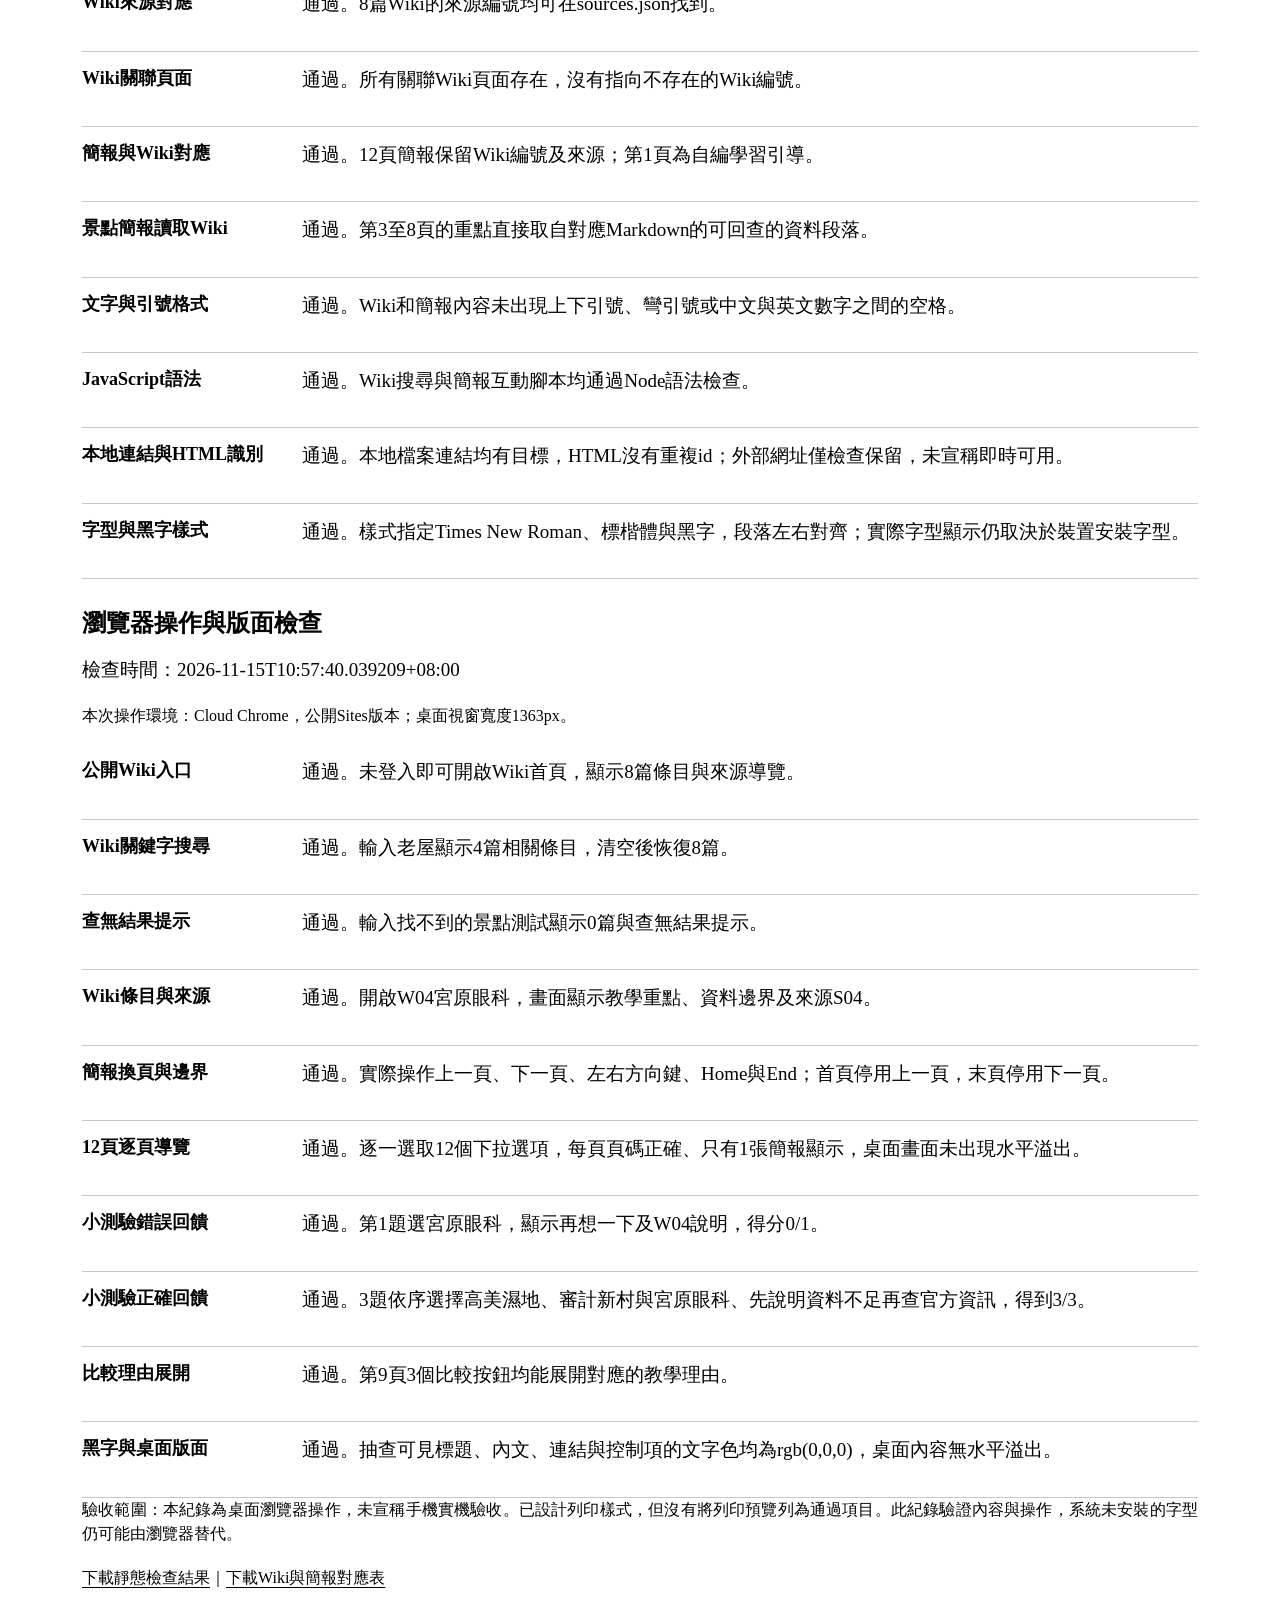
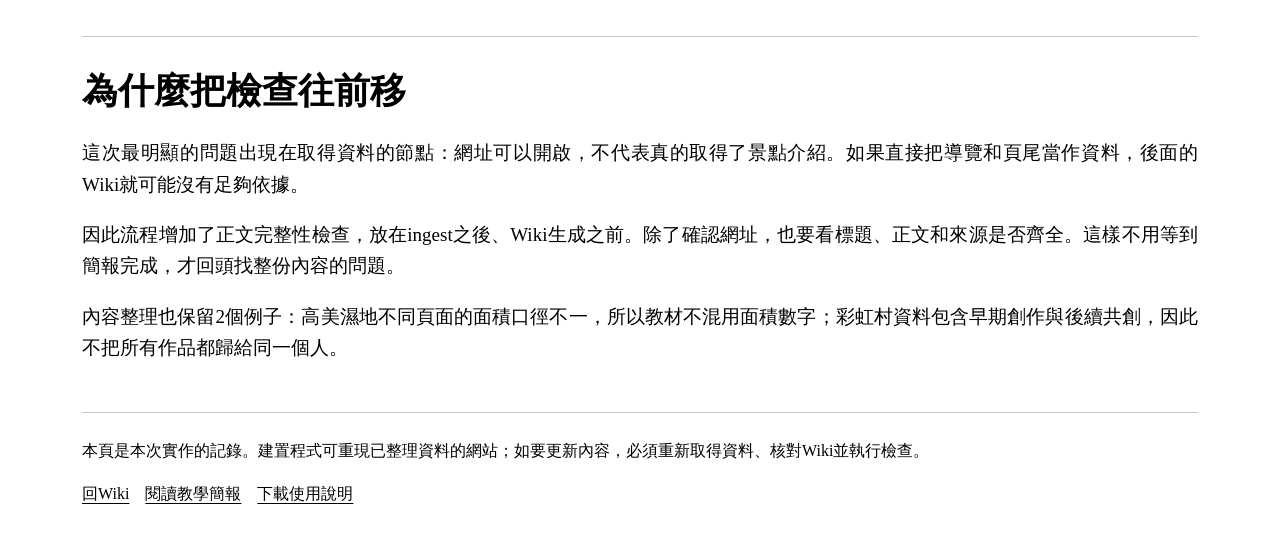
<file: week10-taichung-wiki/process.html>
<!doctype html>
<html lang="zh-Hant-TW"><head><meta charset="utf-8"><meta name="viewport" content="width=device-width,initial-scale=1"><meta name="description" content="以6篇官方資料整理的台中景點Wiki、12頁教學HTML簡報與實際製作紀錄。"><title>製作流程與紀錄｜台中景點入門</title><style>:root{color-scheme:light;--ink:#000;--paper:#fff;--wash:#f5f5f2;--line:#c8c8c3;--soft:#ededE8;--max:1180px}
*{box-sizing:border-box;color:#000}
html{scroll-behavior:smooth}
body{margin:0;background:var(--paper);font-family:"Times New Roman","標楷體","DFKai-SB",serif;font-size:19px;line-height:1.65;text-align:justify;text-justify:inter-ideograph}
button,input,select,textarea{font:inherit;color:#000;background:#fff;text-align:justify}
input::placeholder{color:#000;opacity:1}
a{color:#000;text-underline-offset:4px;text-decoration-thickness:1px}
a:hover{text-decoration-thickness:2px}
button,a,input,select{touch-action:manipulation}
button{cursor:pointer}
button:disabled{cursor:default;color:#000;opacity:1;background:#eee}
button:focus-visible,a:focus-visible,input:focus-visible,select:focus-visible{outline:3px solid #000;outline-offset:4px}
button,.button{display:inline-flex;align-items:center;gap:.5em;padding:10px 18px;border:1px solid #000;border-radius:0;background:#fff;text-decoration:none;line-height:1.35}
button:hover,.button:hover{background:var(--soft)}
button[aria-pressed="true"],.button.current{background:var(--soft);border-width:2px}
svg{display:block;max-width:100%;height:auto;overflow:visible}
svg text{font-family:"Times New Roman","標楷體","DFKai-SB",serif;fill:#000}
img{max-width:100%;height:auto}
p{margin:0 0 1em}
h1,h2,h3,h4{font-weight:700;line-height:1.35;margin:0 0 .6em;text-align:justify;word-break:normal;overflow-wrap:break-word}
h1{font-size:clamp(32px,5vw,57px);letter-spacing:.015em}
h2{font-size:clamp(27px,3.2vw,36px)}
h3{font-size:24px}
ul,ol{padding-left:1.4em;margin:.4em 0 1em}
li{padding:.18em 0}
table{border-collapse:collapse;width:100%;font-size:17px;line-height:1.5}
td,th{border:1px solid var(--line);padding:11px 14px;text-align:justify;vertical-align:middle;overflow-wrap:anywhere}
th{background:var(--soft);font-weight:700}
code,pre{font-family:"Times New Roman","標楷體","DFKai-SB",serif;overflow-wrap:anywhere}
pre{white-space:pre-wrap;background:var(--wash);padding:18px;border:1px solid var(--line);font-size:16px}
small,.small{font-size:16px;line-height:1.5}
.sr-only{position:absolute;width:1px;height:1px;padding:0;overflow:hidden;clip:rect(0,0,0,0);white-space:nowrap;border:0}
.skip-link{position:fixed;top:-100px;left:20px;z-index:20;background:#fff;padding:10px;border:2px solid #000}
.skip-link:focus{top:15px}
.site-header{border-bottom:1px solid #000}
.header-inner{max-width:var(--max);margin:auto;padding:18px 32px;display:flex;align-items:center;justify-content:space-between;gap:20px;flex-wrap:wrap}
.brand{font-size:21px;font-weight:700;text-decoration:none}
.top-nav{display:flex;align-items:center;gap:22px;flex-wrap:wrap;font-size:17px}
.top-nav a[aria-current="page"]{font-weight:700;text-decoration-thickness:2px}
.wrap{max-width:var(--max);margin:auto;padding:0 32px}
.eyebrow{font-size:16px;letter-spacing:.08em;margin-bottom:14px;line-height:1.5}
.hero{padding:48px 0 38px;display:grid;grid-template-columns:1.5fr 1fr;gap:55px;align-items:center;border-bottom:1px solid var(--line)}
.hero .lead{font-size:22px;max-width:660px}
.hero-art{padding:8px 15px}
.hero-actions{display:flex;gap:12px;flex-wrap:wrap;margin:25px 0 12px}
.inline-stats{display:flex;gap:27px;flex-wrap:wrap;font-size:16px;margin-top:20px}
.inline-stats strong{font-size:24px;margin-right:3px}
.section{padding:36px 0;border-bottom:1px solid var(--line)}
.section-heading{display:flex;justify-content:space-between;gap:20px;align-items:baseline;flex-wrap:wrap;margin-bottom:20px}
.section-heading h2{margin:0}
.article-grid{display:grid;grid-template-columns:repeat(3,minmax(0,1fr));column-gap:30px;row-gap:8px}
.article-link{display:block;padding:23px 0;border-top:1px solid #000;text-decoration:none}
.article-link .index{font-size:16px}
.article-link h3{margin:7px 0 8px}
.article-link p{font-size:17px;margin:0}
.article-link:hover h3{text-decoration:underline;text-underline-offset:5px}
.search-row{display:flex;gap:15px;align-items:center;flex-wrap:wrap;margin:10px 0 24px}
.search-row input{width:min(100%,510px);border:1px solid #000;padding:11px 14px;border-radius:0;font-size:18px}
.search-status{font-size:16px}
.wiki-layout{display:grid;grid-template-columns:230px minmax(0,1fr);gap:44px;padding:34px 0 50px}
.wiki-nav{font-size:17px;align-self:start;position:sticky;top:20px}
.wiki-nav a{display:block;padding:8px 0;border-bottom:1px solid var(--line);text-decoration:none}
.wiki-nav a[aria-current="true"]{font-weight:700;border-bottom:2px solid #000}
.wiki-nav .small{margin:18px 0}
.article-view{min-width:0}
.article-view .article-meta{padding:0 0 17px;border-bottom:1px solid var(--line);font-size:16px;margin-bottom:24px}
.article-content h2{font-size:25px;margin-top:26px}
.article-content h3{font-size:22px;margin-top:20px}
.article-content p{margin-bottom:1em}
.source-list{padding-left:1.25em;font-size:16px}
.source-list li{padding:.45em 0;overflow-wrap:anywhere}
.related{border-top:1px solid var(--line);margin-top:30px;padding-top:20px}
.link-row{display:flex;gap:16px;flex-wrap:wrap}
.site-footer{padding:25px 0 35px;font-size:16px}
.table-scroll{max-width:100%;overflow-x:auto}
.rule-list{display:grid;grid-template-columns:1fr 1fr;gap:32px}
.rule-list h3{font-size:24px}
.process-block{padding:30px 0;border-bottom:1px solid var(--line)}
.process-block h2{margin-bottom:22px}
.flow-diagram{margin:20px auto;max-width:860px}
.flow-legend{font-size:16px;max-width:860px;margin:0 auto 15px}
.metric-line{display:flex;flex-wrap:wrap;gap:30px;margin-bottom:24px}
.metric-line div{padding:8px 0;min-width:130px}
.metric-line strong{display:block;font-size:34px;line-height:1.2}
.status-label{border:1px solid #000;padding:1px 7px;white-space:nowrap}
.status-label.fail{background:#e7e7e2}
.check-item{display:grid;grid-template-columns:200px 1fr;gap:20px;padding:12px 0;border-bottom:1px solid var(--line)}
.check-item strong{font-size:18px}
.discussion-list{counter-reset:discussion}
.discussion-entry{padding:16px 0;border-top:1px solid var(--line)}
.discussion-entry h3{font-size:23px;margin-bottom:8px}
.discussion-entry p{margin-bottom:.5em}
.breadcrumbs{font-size:16px;margin-bottom:22px}
.note{font-size:17px;line-height:1.65}
.mono-rule{border:0;border-top:1px solid var(--line);margin:25px 0}
[hidden]{display:none!important}
.empty-result{padding:30px 0;font-size:19px}
.deck-shell{max-width:1320px;margin:0 auto;padding:20px 30px 95px}
.deck-topline{display:flex;justify-content:space-between;gap:22px;align-items:center;flex-wrap:wrap;margin-bottom:15px;font-size:16px}
.deck-topline p{margin:0}
.deck-topline select{padding:6px 10px;border:1px solid #000;max-width:100%;font-size:16px}
.deck-progress{height:3px;background:#e3e3df;margin:0 0 22px}
.deck-progress span{display:block;height:100%;background:#000;transition:width .2s}
.slide{display:none;min-height:610px;padding:25px 24px 20px;border-bottom:1px solid #000}
.slide.active{display:block}
.slide h1{font-size:clamp(37px,5.4vw,68px);line-height:1.25;max-width:850px;margin-bottom:27px}
.slide h2{font-size:clamp(31px,4vw,48px);margin-bottom:24px}
.slide h3{font-size:clamp(23px,2.6vw,30px)}
.slide .slide-lead{font-size:clamp(21px,2.3vw,28px);line-height:1.6;max-width:880px}
.slide-number{font-size:16px;margin-bottom:16px;letter-spacing:.08em}
.slide-columns{display:grid;grid-template-columns:1.4fr 1fr;gap:50px;align-items:start}
.slide-art{max-width:320px;margin:5px auto 15px}
.slide-art-label{font-size:16px;margin-top:12px;text-align:justify}
.takeaway{font-size:22px;padding-top:18px;border-top:1px solid #000;margin-top:28px}
.slide-bullets{font-size:23px;line-height:1.65;padding-left:1.25em}
.slide-bullets li{padding:.3em 0}
.slide-source{font-size:15px;line-height:1.5;margin-top:27px;padding-top:15px;border-top:1px solid var(--line);overflow-wrap:anywhere}
.slide-source a{white-space:nowrap}
.slide .overview-grid{display:grid;grid-template-columns:repeat(3,minmax(0,1fr));gap:24px 36px}
.overview-entry{border-top:1px solid #000;padding-top:15px}
.overview-entry h3{font-size:25px;margin:0 0 8px}
.overview-entry p{font-size:20px;margin:0}
.scenario-grid{display:grid;grid-template-columns:repeat(3,minmax(0,1fr));gap:28px}
.scenario{border-top:1px solid #000;padding-top:16px}
.scenario h3{font-size:25px}
.scenario p{font-size:20px}
.scenario button{font-size:17px;margin:10px 0}
.scenario-response{font-size:19px}
.knowledge-columns{display:grid;grid-template-columns:1fr 1fr;gap:45px}
.knowledge-columns h3{font-size:28px;border-bottom:1px solid #000;padding-bottom:12px}
.knowledge-columns p,.knowledge-columns li{font-size:22px}
.quiz-grid{display:grid;grid-template-columns:repeat(3,minmax(0,1fr));gap:25px}
.quiz-card{border-top:1px solid #000;padding-top:16px}
.quiz-card h3{font-size:22px;min-height:88px}
.quiz-options{display:flex;flex-direction:column;gap:8px}
.quiz-options button{font-size:18px;line-height:1.45;padding:9px 12px}
.quiz-feedback{font-size:17px;min-height:55px;margin-top:12px}
.quiz-total{font-size:18px;margin-top:15px}
.deck-controls{position:fixed;bottom:0;left:0;right:0;background:#fff;border-top:1px solid #000;z-index:10}
.deck-controls-inner{max-width:1260px;margin:auto;display:flex;align-items:center;justify-content:space-between;gap:15px;padding:11px 30px}
.deck-controls .control-buttons{display:flex;gap:10px;align-items:center}
.deck-controls button{padding:8px 18px;font-size:17px}
.deck-controls .page-count{font-size:19px}
.deck-controls .keyboard-hint{font-size:15px}
.deck-source-grid{display:grid;grid-template-columns:1fr 1fr;gap:17px 33px;font-size:17px}
.deck-source-grid p{margin:0;padding-top:12px;border-top:1px solid var(--line)}
.deck-summary{font-size:24px;margin:0 0 28px}
.print-note{display:none}
@media(max-width:900px){.hero{gap:25px;grid-template-columns:1.2fr 1fr}.article-grid{grid-template-columns:repeat(2,minmax(0,1fr))}.wiki-layout{grid-template-columns:190px minmax(0,1fr);gap:25px}.slide-columns{gap:28px}.slide{padding-left:10px;padding-right:10px}.quiz-grid{gap:17px}.quiz-card h3{font-size:21px;min-height:95px}.quiz-options button{font-size:17px}.deck-controls .keyboard-hint{display:none}}
@media(max-width:680px){body{font-size:18px;line-height:1.65}.wrap{padding:0 20px}.header-inner{padding:15px 20px;gap:12px}.top-nav{gap:17px;font-size:16px}.hero{padding:30px 0;display:block}.hero .lead{font-size:20px}.hero-art{max-width:360px;margin:20px auto 0}.article-grid{grid-template-columns:1fr;gap:0}.article-link{padding:18px 0}.wiki-layout{display:block;padding-top:22px}.wiki-nav{position:static;margin-bottom:25px;display:flex;flex-wrap:wrap;gap:5px 15px}.wiki-nav a{font-size:16px;padding:4px 0}.wiki-nav p{width:100%;margin-bottom:7px}.wiki-nav .small{margin:10px 0}.rule-list{grid-template-columns:1fr;gap:18px}.check-item{grid-template-columns:1fr;gap:5px}.section{padding:26px 0}.deck-shell{padding:15px 18px 95px}.slide{min-height:unset;padding:15px 0 20px}.slide-columns,.knowledge-columns{grid-template-columns:1fr;gap:20px}.slide-art{max-width:230px;margin:auto}.slide h1{font-size:42px}.slide h2{font-size:32px}.slide-bullets{font-size:21px}.slide .overview-grid{grid-template-columns:1fr 1fr;gap:20px}.overview-entry h3{font-size:22px}.overview-entry p{font-size:18px}.scenario-grid,.quiz-grid{grid-template-columns:1fr;gap:20px}.quiz-card h3{min-height:unset;font-size:22px}.quiz-feedback{min-height:unset}.deck-controls-inner{padding:10px 17px;gap:8px}.deck-controls button{font-size:16px;padding:8px 11px}.deck-controls .page-count{font-size:17px}.deck-controls .print-button{display:none}.deck-source-grid{grid-template-columns:1fr}.knowledge-columns p,.knowledge-columns li{font-size:21px}.deck-topline{gap:8px}.deck-topline label{max-width:100%}.deck-topline select{max-width:230px}.takeaway{font-size:21px}.slide-source{font-size:15px}.site-footer{font-size:15px}.metric-line{gap:18px}.metric-line strong{font-size:30px}.metric-line div{min-width:110px}}
@media print{*{color:#000!important;-webkit-print-color-adjust:exact;print-color-adjust:exact}body{font-size:12pt;background:#fff}.site-header,.deck-controls,.deck-topline,.deck-progress,.skip-link,.search-row,.hero-actions,.wiki-nav{display:none!important}.wrap,.deck-shell{max-width:none;padding:0}.slide{display:block!important;break-after:page;page-break-after:always;min-height:0;padding:12mm 4mm;border:0}.slide:last-child{break-after:auto;page-break-after:auto}.slide h1{font-size:36pt}.slide h2{font-size:28pt}.slide h3{font-size:20pt}.slide-bullets,.slide .slide-lead{font-size:18pt}.slide-source{font-size:10pt}.quiz-options button{font-size:12pt;border:1px solid #000}.quiz-feedback{min-height:0}.deck-source-grid{font-size:12pt}.print-note{display:block;font-size:11pt}.article-grid{grid-template-columns:repeat(3,1fr)}.wiki-layout{display:block}.hero{padding:0 0 20px}.article-link,.source-list li{break-inside:avoid}.flow-diagram{max-width:170mm}.process-block{break-inside:avoid}.scenario button{display:none}.scenario-response[hidden]{display:block!important}.overview-entry p,.scenario p{font-size:15pt}.takeaway{font-size:16pt}.slide-art{max-width:220px}.slide-number{font-size:10pt}}
</style></head><body><a class="skip-link" href="#main">跳到主要內容</a><header class="site-header"><div class="header-inner"><a class="brand" href="index.html">台中景點入門</a><nav class="top-nav" aria-label="主要導覽"><a href="index.html">Wiki知識庫</a><a href="slides.html">教學簡報</a><a href="process.html" aria-current="page">製作流程與紀錄</a></nav></div></header><main id="main" class="wrap"><section class="hero"><div><p class="eyebrow">流程設計與實際紀錄</p><h1>先把資料查清楚<br>再產生教學內容</h1><p class="lead">這一頁保留生成前的設計摘要、來源讀取紀錄、檢查規則與改動原因。資料不足就回到前一步，避免錯誤一路進入簡報。</p></div><div class="hero-art"><svg xmlns="http://www.w3.org/2000/svg" viewBox="0 0 410 300" role="img" aria-label="從來源到Wiki再到教學的示意圖"><title>從來源到Wiki再到教學</title><g fill="none" stroke="#000" stroke-width="2"><path d="M40 45h110v140H40zm14-12h110v140M62 73h65M62 96h65M62 119h48M62 142h65M175 130h55m-12-12 12 12-12 12M250 52h110v140H250M263 69h84v105h-84M278 86h53M278 110h53M278 135h36M96 225h217M202 200v50"/><circle cx="96" cy="225" r="8" fill="#fff"/><circle cx="202" cy="225" r="8" fill="#fff"/><circle cx="313" cy="225" r="8" fill="#fff"/></g><g font-size="19" text-anchor="middle" fill="#000"><text x="99" y="275">官方資料</text><text x="202" y="275">Wiki整理</text><text x="313" y="275">教學簡報</text></g></svg></div></section><section class="process-block" id="discussion"><h2>生成前需求與設計討論</h2><p>以下為本次需求與AI協作決策的整理，並非聊天介面的原始截圖。使用ChatGPT的GPT-6AstraPro協助整理資料、建立Wiki、撰寫HTML與檢查；網頁本身不會呼叫LLM。</p><div class="discussion-list"><div class="discussion-entry"><h3>1.先確定主題與閱讀者</h3><p>延續先前台中旅遊小嚮導的題目，這次改成台中景點入門教材，對象是原本不熟悉這些景點的人。</p></div><div class="discussion-entry"><h3>2.先決定資料範圍</h3><p>以6篇可讀到正文的官方資料為基礎，只整理景點特色與空間用途，不推測即時天氣、票價、營業時間或交通時間。</p></div><div class="discussion-entry"><h3>3.再決定知識與簡報的結構</h3><p>建立6篇景點Wiki、1篇主題比較與1篇資料邊界；以學習目標、分類、案例、比較、資料判讀與測驗安排12頁簡報。</p></div><div class="discussion-entry"><h3>4.決定通過條件後才生成</h3><p>來源要有標題、正文、網址與讀取日期；Wiki要有來源編號和關聯頁面；每張簡報都要能回查Wiki。最後再檢查換頁、測驗、連結和版面。</p></div></div><p class="small">維護規則已整理為<a href="https://raw.githubusercontent.com/Wade1116/ai-learning-lab/main/week10-taichung-wiki/AGENTS.md" data-document="AGENTS.md" download>AGENTS.md</a>，新增內容時沿用同一套規則。</p></section><section class="process-block" id="workflow"><h2>loop與graph如何設計</h2><div class="flow-diagram"><svg xmlns="http://www.w3.org/2000/svg" viewBox="0 0 1040 820" role="img" aria-labelledby="workflow-title"><title id="workflow-title">Wiki到教學HTML簡報的檢查流程</title><rect width="1040" height="820" fill="#fff"/><defs><marker id="arrow" viewBox="0 0 10 10" refX="9" refY="5" markerWidth="7" markerHeight="7" orient="auto-start-reverse"><path d="M0 0L10 5L0 10z" fill="#000"/></marker></defs><g fill="#fff" stroke="#000" stroke-width="2"><rect x="330" y="20" width="370" height="60"/><rect x="330" y="120" width="370" height="60"/><path d="M515 220l180 80-180 80-180-80z" fill="#f5f5f2"/><rect x="30" y="270" width="220" height="60"/><rect x="330" y="420" width="370" height="60"/><rect x="330" y="520" width="370" height="60"/><rect x="330" y="620" width="370" height="60"/><rect x="330" y="730" width="370" height="60"/><rect x="780" y="520" width="230" height="60"/></g><g fill="none" stroke="#000" stroke-width="2" marker-end="url(#arrow)"><path d="M515 80v40M515 180v40M515 380v40M515 480v40M515 580v40M515 680v50M335 300h-85M140 270V150h190M700 550h80M895 520V450H700M700 650h195v-70"/></g><g fill="#000" font-family="Times New Roman,標楷體,DFKai-SB,serif" font-size="25" text-anchor="middle"><text x="515" y="59">討論需求與資料範圍</text><text x="515" y="159">取得官方資料</text><text x="515" y="293">正文與來源</text><text x="515" y="325">完整嗎</text><text x="140" y="308">替換來源再讀取</text><text x="515" y="458">寫入Wiki與建立關聯</text><text x="515" y="558">查詢Wiki與核對教學重點</text><text x="515" y="658">產生HTML與操作檢查</text><text x="515" y="768">確認結果與完成報告</text><text x="895" y="558">修正對應內容</text></g><g fill="#000" font-family="Times New Roman,標楷體,DFKai-SB,serif" font-size="20"><text x="270" y="285">否</text><text x="530" y="410">是</text><text x="705" y="505">來源不符</text><text x="710" y="638">內容或版面問題</text><text x="530" y="715">通過</text></g></svg></div><p class="flow-legend">取得資料時逐篇重複檢查；Wiki或簡報內容不符來源時回去修正；HTML操作或版面有問題時只重做受影響部分。</p><div class="rule-list"><div><h3>資料讀取的loop</h3><p>取得一篇資料後，先確認有景點正文和來源資訊。缺少正文就替換官方來源再讀取，完成後才進入Wiki。</p></div><div><h3>教學內容的loop</h3><p>查詢Wiki、整理重點、比對來源。若來源不支持某個說法，先刪除或修正，再生成對應頁面。</p></div></div></section><section class="process-block" id="ingest"><h2>一次實際資料讀取的結果</h2><div class="metric-line"><div><strong>6</strong>篇主要來源</div><div><strong>8</strong>篇Wiki</div><div><strong>12</strong>頁HTML簡報</div><div><strong>10/10</strong>項靜態檢查通過</div></div><p>原始臺中觀光頁雖能開啟，但本次讀取到的內容缺少景點正文。這些頁面沒有算入成功篇數；改用國家公園署、觀光署及官方開放資料頁，確認正文後才建立6篇主要來源。</p><div class="table-scroll" style="margin-bottom:22px"><table><thead><tr><th scope="col">階段</th><th scope="col">本次實際結果</th><th scope="col">後續處理</th></tr></thead><tbody><tr><td>首輪讀取</td><td>6份未取得正文；0份納入Wiki</td><td>改查可讀到正文的官方來源</td></tr><tr><td>補讀與核對後</td><td>接受6篇不同主要來源</td><td>編寫Wiki並保留原文定位</td></tr></tbody></table></div><p class="small">資料研究階段記錄17次open與2次find；補查與重讀不重複計成新的ingest篇數。這些數字只描述本次執行。</p><details><summary>展開19筆實際open與find紀錄</summary><div class="table-scroll" style="margin-top:18px"><table><thead><tr><th scope="col">紀錄</th><th scope="col">景點與來源</th><th scope="col">讀取結果</th><th scope="col">檢查與處理</th></tr></thead><tbody><tr><td>R01</td><td><a href="https://travel.taichung.gov.tw/zh-tw/attractions/intro/54" target="_blank" rel="noopener noreferrer">高美濕地</a></td><td>未取得正文</td><td>文字擷取結果只有網站導覽與頁尾，沒有景點正文。不能以標題或搜尋摘要替代讀取成功。</td></tr><tr><td>R02</td><td><a href="https://travel.taichung.gov.tw/zh-tw/attractions/intro/1139" target="_blank" rel="noopener noreferrer">審計新村</a></td><td>未取得正文</td><td>文字擷取結果只有網站導覽與頁尾，沒有景點正文。不能以標題或搜尋摘要替代讀取成功。</td></tr><tr><td>R03</td><td><a href="https://travel.taichung.gov.tw/zh-tw/attractions/intro/574" target="_blank" rel="noopener noreferrer">彩虹村</a></td><td>未取得正文</td><td>文字擷取結果只有網站導覽與頁尾，沒有景點正文。不能以標題或搜尋摘要替代讀取成功。</td></tr><tr><td>R04</td><td><a href="https://www.taichung.travel/zh-tw/Attractions/Intro/793/" target="_blank" rel="noopener noreferrer">宮原眼科</a></td><td>未取得正文</td><td>文字擷取結果只有網站導覽與頁尾，沒有景點正文。不能以標題或搜尋摘要替代讀取成功。</td></tr><tr><td>R05</td><td><a href="https://travel.taichung.gov.tw/zh-tw/Attractions/Intro/942/" target="_blank" rel="noopener noreferrer">臺中國家歌劇院</a></td><td>未取得正文</td><td>文字擷取結果只有網站導覽與頁尾，沒有景點正文。不能以標題或搜尋摘要替代讀取成功。</td></tr><tr><td>R06</td><td><a href="https://travel.taichung.gov.tw/zh-tw/Attractions/Intro/28/" target="_blank" rel="noopener noreferrer">臺中公園</a></td><td>未取得正文</td><td>文字擷取結果只有網站導覽與頁尾，沒有景點正文。不能以標題或搜尋摘要替代讀取成功。</td></tr><tr><td>R07</td><td><a href="https://media.taiwan.net.tw/zh-tw/portal/travel/details/attraction_387000000a_001139" target="_blank" rel="noopener noreferrer">S02</a></td><td>補充查核，正文已取得</td><td>取得宿舍背景正文，但未涵蓋本教材需要的青年創業重點，繼續補讀台灣好行。</td></tr><tr><td>R08</td><td><a href="https://media.taiwan.net.tw/zh-tw/portal/travel/details/attraction_387000000a_000793" target="_blank" rel="noopener noreferrer">S04</a></td><td>採用為主要來源，正文已取得</td><td>取得主文與資料提供機關，作為S04主要來源。</td></tr><tr><td>R09</td><td><a href="https://media.taiwan.net.tw/zh-tw/portal/travel/details/attraction_387000000a_000942" target="_blank" rel="noopener noreferrer">S05</a></td><td>採用為主要來源，正文已取得</td><td>取得主文與資料提供機關，作為S05主要來源。</td></tr><tr><td>R10</td><td><a href="https://media.taiwan.net.tw/zh-tw/portal/travel/details/attraction_387000000a_000028" target="_blank" rel="noopener noreferrer">S06</a></td><td>採用為主要來源，正文已取得</td><td>取得主文與資料提供機關，作為S06主要來源。</td></tr><tr><td>R11</td><td><a href="https://www.taiwan.net.tw/m1.aspx?id=r117&amp;sNo=0001016" target="_blank" rel="noopener noreferrer">S01</a></td><td>待補讀正文區段</td><td>取得頁面，但這次回傳的開頭區段主要是導覽，尚未看到景點特色段落。</td></tr><tr><td>R12</td><td><a href="https://www.taiwan.net.tw/m1.aspx?id=A12-00236&amp;sNo=0001016" target="_blank" rel="noopener noreferrer">S03</a></td><td>待補讀正文區段</td><td>取得頁面，但這次回傳的開頭區段主要是導覽，尚未看到景點特色段落。</td></tr><tr><td>R13</td><td><a href="https://www.taiwan.net.tw/m1.aspx?id=r117&amp;sNo=0001016" target="_blank" rel="noopener noreferrer">S01</a></td><td>未找到指定字串</td><td>find回傳未找到字串，改用頁面行號開啟相關區段；這不是新增一篇來源。</td></tr><tr><td>R14</td><td><a href="https://www.taiwan.net.tw/m1.aspx?id=A12-00236&amp;sNo=0001016" target="_blank" rel="noopener noreferrer">S03</a></td><td>未找到指定字串</td><td>find回傳未找到字串，改用頁面行號開啟相關區段；這不是新增一篇來源。</td></tr><tr><td>R15</td><td><a href="https://www.taiwantrip.com.tw/Frontend/Attractions/TripSpecialp/S11805" target="_blank" rel="noopener noreferrer">S02</a></td><td>採用為主要來源，正文已取得</td><td>讀到宿舍轉型與青年創業正文，作為S02主要來源。</td></tr><tr><td>R16</td><td><a href="https://travel.taichung.gov.tw/zh-tw/event/newsdetail/8708" target="_blank" rel="noopener noreferrer">S03</a></td><td>補充查核，正文已取得</td><td>補查黃永阜創作背景，僅作查核資料，不另計一個主要景點來源。</td></tr><tr><td>R17</td><td><a href="https://www.taiwan.net.tw/m1.aspx?id=r117&amp;sNo=0001016" target="_blank" rel="noopener noreferrer">S01</a></td><td>補充查核，正文已取得</td><td>已讀到正文；面積數值與其他官方頁面的數值不同，未混用數字，另採國家公園署濕地資料。</td></tr><tr><td>R18</td><td><a href="https://www.taiwan.net.tw/m1.aspx?id=A12-00236&amp;sNo=0001016" target="_blank" rel="noopener noreferrer">S03</a></td><td>採用為主要來源，正文已取得</td><td>讀到創作背景及後續共創資訊，作為S03主要來源。</td></tr><tr><td>R19</td><td><a href="https://www.taiwan.nps.gov.tw/home/zh-tw/wetlands/21754.html" target="_blank" rel="noopener noreferrer">S01</a></td><td>採用為主要來源，正文已取得</td><td>讀到海岸型濕地、生態與環境介紹，作為S01主要來源。</td></tr></tbody></table></div></details><p class="small" style="margin-top:18px">完整紀錄：<a href="data/ingest.json" download>ingest.json</a>。主要來源與正文定位：<a href="data/sources.json" download>sources.json</a>。</p></section><section class="process-block" id="checks"><h2>實際檢查紀錄</h2><h3>靜態內容與程式檢查</h3><p class="small">本次建置時間：2026-11-15T10:59:13+08:00。以下由scripts/build.py實際執行，涵蓋資料結構與程式語法。</p><div class="check-item"><strong>主要來源數量</strong><p>通過。6篇主要來源，來源編號不重複。</p></div><div class="check-item"><strong>正文與來源欄位</strong><p>通過。6篇都有正文確認、標題、網址、發布者、讀取日期與正文定位。</p></div><div class="check-item"><strong>Wiki來源對應</strong><p>通過。8篇Wiki的來源編號均可在sources.json找到。</p></div><div class="check-item"><strong>Wiki關聯頁面</strong><p>通過。所有關聯Wiki頁面存在，沒有指向不存在的Wiki編號。</p></div><div class="check-item"><strong>簡報與Wiki對應</strong><p>通過。12頁簡報保留Wiki編號及來源；第1頁為自編學習引導。</p></div><div class="check-item"><strong>景點簡報讀取Wiki</strong><p>通過。第3至8頁的重點直接取自對應Markdown的可回查的資料段落。</p></div><div class="check-item"><strong>文字與引號格式</strong><p>通過。Wiki和簡報內容未出現上下引號、彎引號或中文與英文數字之間的空格。</p></div><div class="check-item"><strong>JavaScript語法</strong><p>通過。Wiki搜尋與簡報互動腳本均通過Node語法檢查。</p></div><div class="check-item"><strong>本地連結與HTML識別</strong><p>通過。本地檔案連結均有目標，HTML沒有重複id；外部網址僅檢查保留，未宣稱即時可用。</p></div><div class="check-item"><strong>字型與黑字樣式</strong><p>通過。樣式指定Times New Roman、標楷體與黑字，段落左右對齊；實際字型顯示仍取決於裝置安裝字型。</p></div><h3 style="margin-top:28px">瀏覽器操作與版面檢查</h3><p>檢查時間：2026-11-15T10:57:40.039209+08:00</p><p class="small">本次操作環境：Cloud Chrome，公開Sites版本；桌面視窗寬度1363px。</p><div class="check-item"><strong>公開Wiki入口</strong><p>通過。未登入即可開啟Wiki首頁，顯示8篇條目與來源導覽。</p></div><div class="check-item"><strong>Wiki關鍵字搜尋</strong><p>通過。輸入老屋顯示4篇相關條目，清空後恢復8篇。</p></div><div class="check-item"><strong>查無結果提示</strong><p>通過。輸入找不到的景點測試顯示0篇與查無結果提示。</p></div><div class="check-item"><strong>Wiki條目與來源</strong><p>通過。開啟W04宮原眼科，畫面顯示教學重點、資料邊界及來源S04。</p></div><div class="check-item"><strong>簡報換頁與邊界</strong><p>通過。實際操作上一頁、下一頁、左右方向鍵、Home與End；首頁停用上一頁，末頁停用下一頁。</p></div><div class="check-item"><strong>12頁逐頁導覽</strong><p>通過。逐一選取12個下拉選項，每頁頁碼正確、只有1張簡報顯示，桌面畫面未出現水平溢出。</p></div><div class="check-item"><strong>小測驗錯誤回饋</strong><p>通過。第1題選宮原眼科，顯示再想一下及W04說明，得分0/1。</p></div><div class="check-item"><strong>小測驗正確回饋</strong><p>通過。3題依序選擇高美濕地、審計新村與宮原眼科、先說明資料不足再查官方資訊，得到3/3。</p></div><div class="check-item"><strong>比較理由展開</strong><p>通過。第9頁3個比較按鈕均能展開對應的教學理由。</p></div><div class="check-item"><strong>黑字與桌面版面</strong><p>通過。抽查可見標題、內文、連結與控制項的文字色均為rgb(0,0,0)，桌面內容無水平溢出。</p></div><p class="small">驗收範圍：本紀錄為桌面瀏覽器操作，未宣稱手機實機驗收。已設計列印樣式，但沒有將列印預覽列為通過項目。此紀錄驗證內容與操作，系統未安裝的字型仍可能由瀏覽器替代。</p><p class="small" style="margin-top:20px"><a href="validation.json" download>下載靜態檢查結果</a>｜<a href="data/slide_map.json" download>下載Wiki與簡報對應表</a></p></section><section class="process-block" id="reflection"><h2>為什麼把檢查往前移</h2><p>這次最明顯的問題出現在取得資料的節點：網址可以開啟，不代表真的取得了景點介紹。如果直接把導覽和頁尾當作資料，後面的Wiki就可能沒有足夠依據。</p><p>因此流程增加了正文完整性檢查，放在ingest之後、Wiki生成之前。除了確認網址，也要看標題、正文和來源是否齊全。這樣不用等到簡報完成，才回頭找整份內容的問題。</p><p>內容整理也保留2個例子：高美濕地不同頁面的面積口徑不一，所以教材不混用面積數字；彩虹村資料包含早期創作與後續共創，因此不把所有作品都歸給同一個人。</p></section><footer class="site-footer"><p>本頁是本次實作的記錄。建置程式可重現已整理資料的網站；如要更新內容，必須重新取得資料、核對Wiki並執行檢查。</p><div class="link-row"><a href="index.html">回Wiki</a><a href="slides.html">閱讀教學簡報</a><a href="https://raw.githubusercontent.com/Wade1116/ai-learning-lab/main/week10-taichung-wiki/README.md" data-document="README.md" download>下載使用說明</a></div></footer></main><script type="application/json" id="source-documents">{"AGENTS.md": "# 台中景點入門Wiki維護規則\n\n## 先討論再生成\n\n先確認主題、讀者、教學目標、資料範圍與完成條件，再查資料、寫Wiki及產生簡報。不要在還沒確定來源時先補一段看起來合理的內容。\n\n## 來源取得與ingest\n\n1.優先使用政府、景點官方或官方開放資料。\n2.搜尋摘要只用來尋找來源，不算完成ingest。\n3.每篇必須有標題、發布者、正式網址、讀取日期與可辨識的景點正文。\n4.只讀到導覽、按鈕或頁尾時，記錄失敗，改找可讀的官方來源。不得把失敗頁面算進成功篇數。\n5.來源統一記錄在data/sources.json，讀取過程寫入data/ingest.json。保留S01這種固定來源編號。\n6.不要覆寫過去發生的錯誤紀錄。修正時新增紀錄或清楚寫出原問題與處理方式。\n\n後續維護可採單篇最多2次重試的操作規則。仍無正文時標記待補，停止生成該頁，等找到可核對的新來源再繼續。這是後續處理規則，不是本次build.py已執行的自動抓取或重試功能。\n\n## Wiki內容\n\n每篇Wiki使用固定編號，保留source_ids、讀取日期、學習重點、可回查的資料、資料限制與關聯頁面。新增Wiki後更新首頁索引與反向連結，避免孤立頁面。\n\n景點事實必須能回到正式來源；主題分類與教學問題要標明是教材整理。引用只做短句摘要，不大量複製原文。\n\n有不同時間或範圍的資料時，先核對定義。無法確認就保留限制或移除不必要的數字，不把不同口徑直接合併。\n\n## 簡報生成\n\n簡報以wiki/下的Markdown為景點內容輸入，不跳過Wiki直接補寫新事實。每頁保留wiki_ids與source_ids；自編學習目標、情境和測驗應清楚標記。\n\nLLM整理與確定性建置必須分開記錄。本次Markdown是AI閱讀來源後協作整理的固定內容；scripts/build.py只讀取已核對的Wiki與來源metadata，產生HTML和檢查結果，不會重新呼叫LLM或全自動取得網站。\n\n結構依序為學習目標、主題總覽、景點案例、比較、資料邊界、測驗與總結。讓原本不熟悉台中景點的人能理解概念，不只列一串地名。\n\n## 資料邊界\n\n不依現有簡介推定即時天氣、潮汐、營業時間、票價、節目時刻、交通時間或設施目前可用狀況。資料不足時直接說明，若教學需要新增資訊，必須重新取得對應的官方來源。\n\n## 文字與版面\n\n使用繁體中文。中文與英文或數字之間不加空格，不使用上下引號或彎引號；需要引號時用ASCII雙引號。中文指定標楷體，英文和數字指定Times New Roman，所有文字黑色，段落左右對齊。\n\n保持清楚的標題層級、可辨識的連結和鍵盤操作。示意圖須註明性質，不把它寫成現場照片或實測地圖。\n\n## 檢查與完成條件\n\n先執行python scripts/build.py，確認來源欄位、Wiki連結、簡報對應、引號空格、JavaScript語法及本地連結通過。內容變更後重新產生網站。\n\n再用瀏覽器檢查Wiki搜尋、來源跳轉、上下頁、左右鍵、Home與End、3題測驗、列印與窄螢幕版面。把實際結果記錄在data/browser_checks.json，再重建process.html。沒有實際操作就不能寫已通過。\n\n使用來源更新、Wiki修正或局部重新生成處理錯誤，不需要每次重做整個專案。完成紀錄須分清楚內容建置、瀏覽器檢查、Git上傳和正式發布的狀態。\n", "README.md": "# 台中景點入門LLM Wiki與教學HTML簡報\n\n本專案把6篇官方景點資料整理成8篇互相連結的Wiki，再由Wiki內容建立12頁教學HTML簡報。閱讀對象是原本不熟悉台中景點的學習者。\n\n## 本週成果\n\n- Wiki首頁：index.html。\n- 教學簡報：slides.html。\n- 需求整理、流程與實際紀錄：process.html。\n\n這是ai-learning-lab裡的獨立第十週作業，放在week10-taichung-wiki/。舊網站的首頁、文章、共用CSS和Pages發布設定不因這份教材而改寫。\n\n## 直接開啟與操作\n\n下載此資料夾後，用瀏覽器開啟index.html或slides.html即可。HTML已內嵌必要的資料、樣式與程式，不需要API金鑰、CDN或後端服務。\n\n簡報可使用上一頁、下一頁、左右方向鍵、Home、End及頁面選單。第9頁可展開比較理由，第11頁有3題測驗與回饋；列印按鈕套用全部12頁的列印樣式。\n\n官方來源連結需要網路。中文字型指定標楷體，英文與數字指定Times New Roman；裝置沒有安裝時由瀏覽器使用替代字型。\n\n## 檔案結構\n\n|位置|用途|\n|---|---|\n|index.html、slides.html、process.html|本週實際發布的3個入口|\n|wiki/|8份原始Markdown及反向連結|\n|data/sources.json|6篇來源、摘要、正文定位及資料限制|\n|data/ingest.json|本次資料讀取的實際紀錄|\n|data/browser_checks.json|瀏覽器驗收紀錄，只有完成的項目才記為通過|\n|data/pages_export_checks.json|GitHub子目錄匯出與Markdown原文一致檢查|\n|templates/|黑白版面、Wiki搜尋及簡報互動程式|\n|scripts/build_core.py|從Wiki建立HTML並執行10項靜態檢查|\n|scripts/build.py|呼叫核心建置，再匯出適合既有Pages子目錄的版本|\n|slide_map.json、slides_data.json|簡報與Wiki、來源的對應及文字|\n|AGENTS.md|後續資料與教材的維護規則|\n\n## 重建\n\n需要Python3.9以上與Node.js。Python只用標準庫，Node.js僅用於檢查JavaScript語法。\n\n```bash\npython scripts/build.py\n```\n\n程式先讀取本資料夾的wiki/、data/與templates/，產生dist/，再把發布內容同步到本資料夾根目錄。GitHub提交保留根目錄發布檔與原始資料，dist/是可重建的中間輸出，不需要另外提交一份。\n\n這個程式不會重新呼叫LLM或自動抓取網站。本次Markdown是由AI閱讀官方來源後協作整理的內容；資料更新必須重新取得來源並核對，再執行建置。\n\n## Markdown原始檔如何保留\n\n既有Pages使用Jekyll發布根目錄，含frontmatter的Markdown可能被轉成網頁。因此Wiki把8份原始Markdown完整嵌入HTML，下載時由瀏覽器建立Blob，保留原本的.md檔名與內容，不依賴伺服器上的.md網址。AGENTS.md與本README也採相同方式提供下載。\n\n原始Markdown仍保留在GitHub的wiki/，可直接用GitHub的Raw功能查看。data/pages_export_checks.json確認內嵌文字與原始檔位元組一致；這項檢查不等於已完成瀏覽器下載驗收。\n\nJekyll處理規則參考：https://jekyllrb.com/docs/front-matter/。\n\n## 發布方式\n\n本週資料夾新增到Wade1116/ai-learning-lab的main分支後，沿用既有的GitHub Pages建置與部署，不新增或修改repo根目錄工作流程、.nojekyll或_config.yml。\n\n發布是否成功應以對應commit的Pages工作流程結果，以及實際開啟本週index.html、slides.html和process.html為準。程式碼已提交不代表網頁已經部署完成。\n\n## 資料與AI協作\n\n資料讀取日期為2026-11-15。來源由國家公園署、交通部觀光署與臺中市政府觀光旅遊局提供；完整網址與正文定位見data/sources.json。\n\n本次使用ChatGPT的GPT-6AstraPro協助閱讀來源、整理Wiki、製作HTML和檢查結果。教材僅介紹景點特色、空間用途與來源判讀，不提供即時天氣、潮汐、票價、營業時間、交通時間或一日遊動線。主題分類與情境問題是教學整理，不是官方排名。\n"}</script><script>(()=>{'use strict';const docs=JSON.parse(document.getElementById('source-documents').textContent);document.querySelectorAll('a[data-document]').forEach(a=>{const name=a.dataset.document;if(Object.prototype.hasOwnProperty.call(docs,name)){a.href=URL.createObjectURL(new Blob([docs[name]],{type:'text/markdown;charset=utf-8'}));a.download=name;}});})();</script></body></html>
</file>
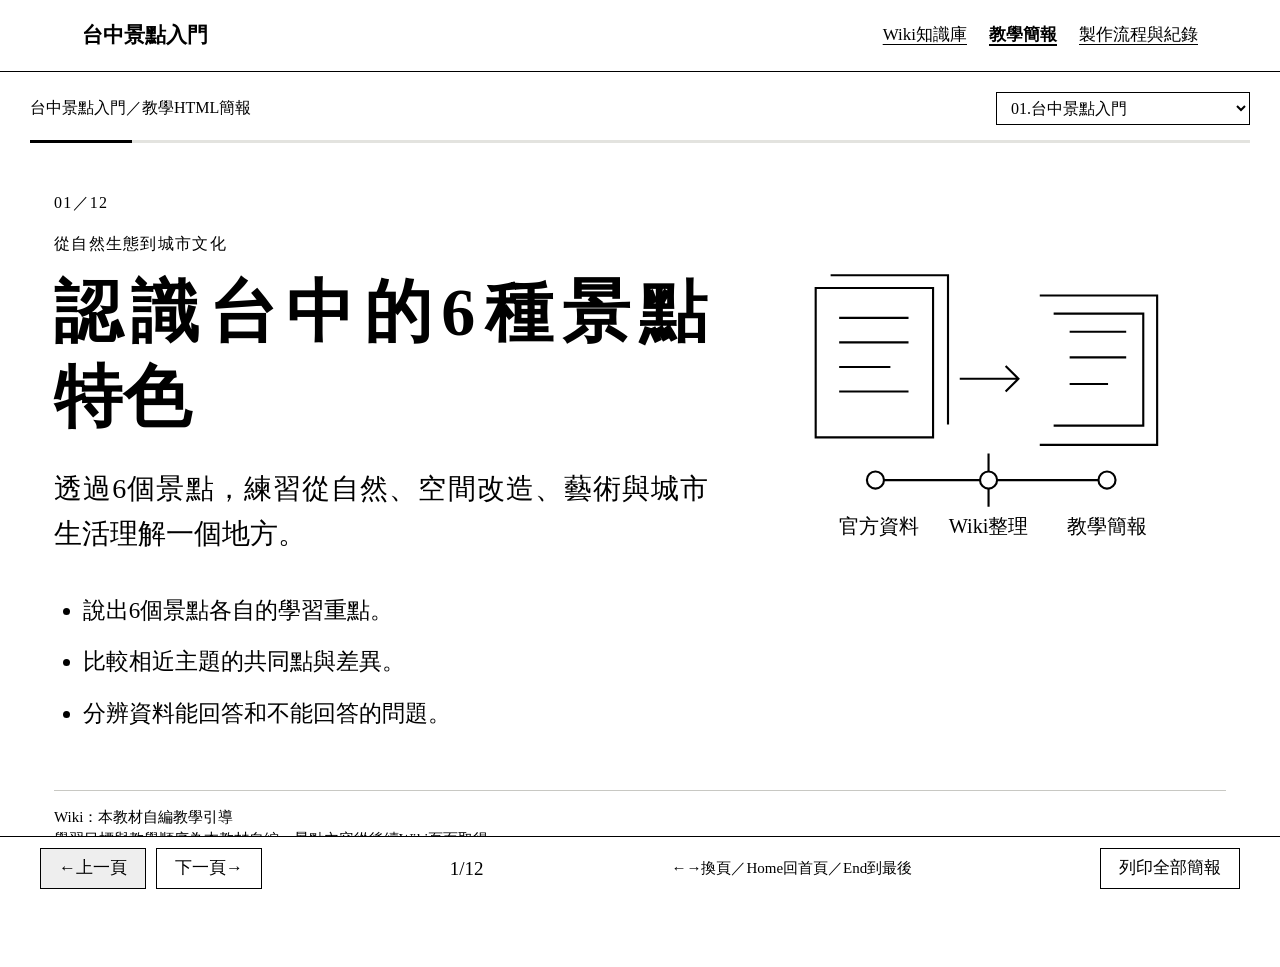
<file: week10-taichung-wiki/slides.html>
<!doctype html>
<html lang="zh-Hant-TW"><head><meta charset="utf-8"><meta name="viewport" content="width=device-width,initial-scale=1"><meta name="description" content="以6篇官方資料整理的台中景點Wiki、12頁教學HTML簡報與實際製作紀錄。"><title>台中景點入門教學HTML簡報</title><style>:root{color-scheme:light;--ink:#000;--paper:#fff;--wash:#f5f5f2;--line:#c8c8c3;--soft:#ededE8;--max:1180px}
*{box-sizing:border-box;color:#000}
html{scroll-behavior:smooth}
body{margin:0;background:var(--paper);font-family:"Times New Roman","標楷體","DFKai-SB",serif;font-size:19px;line-height:1.65;text-align:justify;text-justify:inter-ideograph}
button,input,select,textarea{font:inherit;color:#000;background:#fff;text-align:justify}
input::placeholder{color:#000;opacity:1}
a{color:#000;text-underline-offset:4px;text-decoration-thickness:1px}
a:hover{text-decoration-thickness:2px}
button,a,input,select{touch-action:manipulation}
button{cursor:pointer}
button:disabled{cursor:default;color:#000;opacity:1;background:#eee}
button:focus-visible,a:focus-visible,input:focus-visible,select:focus-visible{outline:3px solid #000;outline-offset:4px}
button,.button{display:inline-flex;align-items:center;gap:.5em;padding:10px 18px;border:1px solid #000;border-radius:0;background:#fff;text-decoration:none;line-height:1.35}
button:hover,.button:hover{background:var(--soft)}
button[aria-pressed="true"],.button.current{background:var(--soft);border-width:2px}
svg{display:block;max-width:100%;height:auto;overflow:visible}
svg text{font-family:"Times New Roman","標楷體","DFKai-SB",serif;fill:#000}
img{max-width:100%;height:auto}
p{margin:0 0 1em}
h1,h2,h3,h4{font-weight:700;line-height:1.35;margin:0 0 .6em;text-align:justify;word-break:normal;overflow-wrap:break-word}
h1{font-size:clamp(32px,5vw,57px);letter-spacing:.015em}
h2{font-size:clamp(27px,3.2vw,36px)}
h3{font-size:24px}
ul,ol{padding-left:1.4em;margin:.4em 0 1em}
li{padding:.18em 0}
table{border-collapse:collapse;width:100%;font-size:17px;line-height:1.5}
td,th{border:1px solid var(--line);padding:11px 14px;text-align:justify;vertical-align:middle;overflow-wrap:anywhere}
th{background:var(--soft);font-weight:700}
code,pre{font-family:"Times New Roman","標楷體","DFKai-SB",serif;overflow-wrap:anywhere}
pre{white-space:pre-wrap;background:var(--wash);padding:18px;border:1px solid var(--line);font-size:16px}
small,.small{font-size:16px;line-height:1.5}
.sr-only{position:absolute;width:1px;height:1px;padding:0;overflow:hidden;clip:rect(0,0,0,0);white-space:nowrap;border:0}
.skip-link{position:fixed;top:-100px;left:20px;z-index:20;background:#fff;padding:10px;border:2px solid #000}
.skip-link:focus{top:15px}
.site-header{border-bottom:1px solid #000}
.header-inner{max-width:var(--max);margin:auto;padding:18px 32px;display:flex;align-items:center;justify-content:space-between;gap:20px;flex-wrap:wrap}
.brand{font-size:21px;font-weight:700;text-decoration:none}
.top-nav{display:flex;align-items:center;gap:22px;flex-wrap:wrap;font-size:17px}
.top-nav a[aria-current="page"]{font-weight:700;text-decoration-thickness:2px}
.wrap{max-width:var(--max);margin:auto;padding:0 32px}
.eyebrow{font-size:16px;letter-spacing:.08em;margin-bottom:14px;line-height:1.5}
.hero{padding:48px 0 38px;display:grid;grid-template-columns:1.5fr 1fr;gap:55px;align-items:center;border-bottom:1px solid var(--line)}
.hero .lead{font-size:22px;max-width:660px}
.hero-art{padding:8px 15px}
.hero-actions{display:flex;gap:12px;flex-wrap:wrap;margin:25px 0 12px}
.inline-stats{display:flex;gap:27px;flex-wrap:wrap;font-size:16px;margin-top:20px}
.inline-stats strong{font-size:24px;margin-right:3px}
.section{padding:36px 0;border-bottom:1px solid var(--line)}
.section-heading{display:flex;justify-content:space-between;gap:20px;align-items:baseline;flex-wrap:wrap;margin-bottom:20px}
.section-heading h2{margin:0}
.article-grid{display:grid;grid-template-columns:repeat(3,minmax(0,1fr));column-gap:30px;row-gap:8px}
.article-link{display:block;padding:23px 0;border-top:1px solid #000;text-decoration:none}
.article-link .index{font-size:16px}
.article-link h3{margin:7px 0 8px}
.article-link p{font-size:17px;margin:0}
.article-link:hover h3{text-decoration:underline;text-underline-offset:5px}
.search-row{display:flex;gap:15px;align-items:center;flex-wrap:wrap;margin:10px 0 24px}
.search-row input{width:min(100%,510px);border:1px solid #000;padding:11px 14px;border-radius:0;font-size:18px}
.search-status{font-size:16px}
.wiki-layout{display:grid;grid-template-columns:230px minmax(0,1fr);gap:44px;padding:34px 0 50px}
.wiki-nav{font-size:17px;align-self:start;position:sticky;top:20px}
.wiki-nav a{display:block;padding:8px 0;border-bottom:1px solid var(--line);text-decoration:none}
.wiki-nav a[aria-current="true"]{font-weight:700;border-bottom:2px solid #000}
.wiki-nav .small{margin:18px 0}
.article-view{min-width:0}
.article-view .article-meta{padding:0 0 17px;border-bottom:1px solid var(--line);font-size:16px;margin-bottom:24px}
.article-content h2{font-size:25px;margin-top:26px}
.article-content h3{font-size:22px;margin-top:20px}
.article-content p{margin-bottom:1em}
.source-list{padding-left:1.25em;font-size:16px}
.source-list li{padding:.45em 0;overflow-wrap:anywhere}
.related{border-top:1px solid var(--line);margin-top:30px;padding-top:20px}
.link-row{display:flex;gap:16px;flex-wrap:wrap}
.site-footer{padding:25px 0 35px;font-size:16px}
.table-scroll{max-width:100%;overflow-x:auto}
.rule-list{display:grid;grid-template-columns:1fr 1fr;gap:32px}
.rule-list h3{font-size:24px}
.process-block{padding:30px 0;border-bottom:1px solid var(--line)}
.process-block h2{margin-bottom:22px}
.flow-diagram{margin:20px auto;max-width:860px}
.flow-legend{font-size:16px;max-width:860px;margin:0 auto 15px}
.metric-line{display:flex;flex-wrap:wrap;gap:30px;margin-bottom:24px}
.metric-line div{padding:8px 0;min-width:130px}
.metric-line strong{display:block;font-size:34px;line-height:1.2}
.status-label{border:1px solid #000;padding:1px 7px;white-space:nowrap}
.status-label.fail{background:#e7e7e2}
.check-item{display:grid;grid-template-columns:200px 1fr;gap:20px;padding:12px 0;border-bottom:1px solid var(--line)}
.check-item strong{font-size:18px}
.discussion-list{counter-reset:discussion}
.discussion-entry{padding:16px 0;border-top:1px solid var(--line)}
.discussion-entry h3{font-size:23px;margin-bottom:8px}
.discussion-entry p{margin-bottom:.5em}
.breadcrumbs{font-size:16px;margin-bottom:22px}
.note{font-size:17px;line-height:1.65}
.mono-rule{border:0;border-top:1px solid var(--line);margin:25px 0}
[hidden]{display:none!important}
.empty-result{padding:30px 0;font-size:19px}
.deck-shell{max-width:1320px;margin:0 auto;padding:20px 30px 95px}
.deck-topline{display:flex;justify-content:space-between;gap:22px;align-items:center;flex-wrap:wrap;margin-bottom:15px;font-size:16px}
.deck-topline p{margin:0}
.deck-topline select{padding:6px 10px;border:1px solid #000;max-width:100%;font-size:16px}
.deck-progress{height:3px;background:#e3e3df;margin:0 0 22px}
.deck-progress span{display:block;height:100%;background:#000;transition:width .2s}
.slide{display:none;min-height:610px;padding:25px 24px 20px;border-bottom:1px solid #000}
.slide.active{display:block}
.slide h1{font-size:clamp(37px,5.4vw,68px);line-height:1.25;max-width:850px;margin-bottom:27px}
.slide h2{font-size:clamp(31px,4vw,48px);margin-bottom:24px}
.slide h3{font-size:clamp(23px,2.6vw,30px)}
.slide .slide-lead{font-size:clamp(21px,2.3vw,28px);line-height:1.6;max-width:880px}
.slide-number{font-size:16px;margin-bottom:16px;letter-spacing:.08em}
.slide-columns{display:grid;grid-template-columns:1.4fr 1fr;gap:50px;align-items:start}
.slide-art{max-width:320px;margin:5px auto 15px}
.slide-art-label{font-size:16px;margin-top:12px;text-align:justify}
.takeaway{font-size:22px;padding-top:18px;border-top:1px solid #000;margin-top:28px}
.slide-bullets{font-size:23px;line-height:1.65;padding-left:1.25em}
.slide-bullets li{padding:.3em 0}
.slide-source{font-size:15px;line-height:1.5;margin-top:27px;padding-top:15px;border-top:1px solid var(--line);overflow-wrap:anywhere}
.slide-source a{white-space:nowrap}
.slide .overview-grid{display:grid;grid-template-columns:repeat(3,minmax(0,1fr));gap:24px 36px}
.overview-entry{border-top:1px solid #000;padding-top:15px}
.overview-entry h3{font-size:25px;margin:0 0 8px}
.overview-entry p{font-size:20px;margin:0}
.scenario-grid{display:grid;grid-template-columns:repeat(3,minmax(0,1fr));gap:28px}
.scenario{border-top:1px solid #000;padding-top:16px}
.scenario h3{font-size:25px}
.scenario p{font-size:20px}
.scenario button{font-size:17px;margin:10px 0}
.scenario-response{font-size:19px}
.knowledge-columns{display:grid;grid-template-columns:1fr 1fr;gap:45px}
.knowledge-columns h3{font-size:28px;border-bottom:1px solid #000;padding-bottom:12px}
.knowledge-columns p,.knowledge-columns li{font-size:22px}
.quiz-grid{display:grid;grid-template-columns:repeat(3,minmax(0,1fr));gap:25px}
.quiz-card{border-top:1px solid #000;padding-top:16px}
.quiz-card h3{font-size:22px;min-height:88px}
.quiz-options{display:flex;flex-direction:column;gap:8px}
.quiz-options button{font-size:18px;line-height:1.45;padding:9px 12px}
.quiz-feedback{font-size:17px;min-height:55px;margin-top:12px}
.quiz-total{font-size:18px;margin-top:15px}
.deck-controls{position:fixed;bottom:0;left:0;right:0;background:#fff;border-top:1px solid #000;z-index:10}
.deck-controls-inner{max-width:1260px;margin:auto;display:flex;align-items:center;justify-content:space-between;gap:15px;padding:11px 30px}
.deck-controls .control-buttons{display:flex;gap:10px;align-items:center}
.deck-controls button{padding:8px 18px;font-size:17px}
.deck-controls .page-count{font-size:19px}
.deck-controls .keyboard-hint{font-size:15px}
.deck-source-grid{display:grid;grid-template-columns:1fr 1fr;gap:17px 33px;font-size:17px}
.deck-source-grid p{margin:0;padding-top:12px;border-top:1px solid var(--line)}
.deck-summary{font-size:24px;margin:0 0 28px}
.print-note{display:none}
@media(max-width:900px){.hero{gap:25px;grid-template-columns:1.2fr 1fr}.article-grid{grid-template-columns:repeat(2,minmax(0,1fr))}.wiki-layout{grid-template-columns:190px minmax(0,1fr);gap:25px}.slide-columns{gap:28px}.slide{padding-left:10px;padding-right:10px}.quiz-grid{gap:17px}.quiz-card h3{font-size:21px;min-height:95px}.quiz-options button{font-size:17px}.deck-controls .keyboard-hint{display:none}}
@media(max-width:680px){body{font-size:18px;line-height:1.65}.wrap{padding:0 20px}.header-inner{padding:15px 20px;gap:12px}.top-nav{gap:17px;font-size:16px}.hero{padding:30px 0;display:block}.hero .lead{font-size:20px}.hero-art{max-width:360px;margin:20px auto 0}.article-grid{grid-template-columns:1fr;gap:0}.article-link{padding:18px 0}.wiki-layout{display:block;padding-top:22px}.wiki-nav{position:static;margin-bottom:25px;display:flex;flex-wrap:wrap;gap:5px 15px}.wiki-nav a{font-size:16px;padding:4px 0}.wiki-nav p{width:100%;margin-bottom:7px}.wiki-nav .small{margin:10px 0}.rule-list{grid-template-columns:1fr;gap:18px}.check-item{grid-template-columns:1fr;gap:5px}.section{padding:26px 0}.deck-shell{padding:15px 18px 95px}.slide{min-height:unset;padding:15px 0 20px}.slide-columns,.knowledge-columns{grid-template-columns:1fr;gap:20px}.slide-art{max-width:230px;margin:auto}.slide h1{font-size:42px}.slide h2{font-size:32px}.slide-bullets{font-size:21px}.slide .overview-grid{grid-template-columns:1fr 1fr;gap:20px}.overview-entry h3{font-size:22px}.overview-entry p{font-size:18px}.scenario-grid,.quiz-grid{grid-template-columns:1fr;gap:20px}.quiz-card h3{min-height:unset;font-size:22px}.quiz-feedback{min-height:unset}.deck-controls-inner{padding:10px 17px;gap:8px}.deck-controls button{font-size:16px;padding:8px 11px}.deck-controls .page-count{font-size:17px}.deck-controls .print-button{display:none}.deck-source-grid{grid-template-columns:1fr}.knowledge-columns p,.knowledge-columns li{font-size:21px}.deck-topline{gap:8px}.deck-topline label{max-width:100%}.deck-topline select{max-width:230px}.takeaway{font-size:21px}.slide-source{font-size:15px}.site-footer{font-size:15px}.metric-line{gap:18px}.metric-line strong{font-size:30px}.metric-line div{min-width:110px}}
@media print{*{color:#000!important;-webkit-print-color-adjust:exact;print-color-adjust:exact}body{font-size:12pt;background:#fff}.site-header,.deck-controls,.deck-topline,.deck-progress,.skip-link,.search-row,.hero-actions,.wiki-nav{display:none!important}.wrap,.deck-shell{max-width:none;padding:0}.slide{display:block!important;break-after:page;page-break-after:always;min-height:0;padding:12mm 4mm;border:0}.slide:last-child{break-after:auto;page-break-after:auto}.slide h1{font-size:36pt}.slide h2{font-size:28pt}.slide h3{font-size:20pt}.slide-bullets,.slide .slide-lead{font-size:18pt}.slide-source{font-size:10pt}.quiz-options button{font-size:12pt;border:1px solid #000}.quiz-feedback{min-height:0}.deck-source-grid{font-size:12pt}.print-note{display:block;font-size:11pt}.article-grid{grid-template-columns:repeat(3,1fr)}.wiki-layout{display:block}.hero{padding:0 0 20px}.article-link,.source-list li{break-inside:avoid}.flow-diagram{max-width:170mm}.process-block{break-inside:avoid}.scenario button{display:none}.scenario-response[hidden]{display:block!important}.overview-entry p,.scenario p{font-size:15pt}.takeaway{font-size:16pt}.slide-art{max-width:220px}.slide-number{font-size:10pt}}
</style></head><body><a class="skip-link" href="#main">跳到主要內容</a><header class="site-header"><div class="header-inner"><a class="brand" href="index.html">台中景點入門</a><nav class="top-nav" aria-label="主要導覽"><a href="index.html">Wiki知識庫</a><a href="slides.html" aria-current="page">教學簡報</a><a href="process.html">製作流程與紀錄</a></nav></div></header><main id="main" class="deck-shell"><div class="deck-topline"><p>台中景點入門／教學HTML簡報</p><label for="slide-select"><span class="sr-only">跳到指定頁面</span><select id="slide-select"><option value="0">01.台中景點入門</option><option value="1">02.先用主題建立概念</option><option value="2">03.高美濕地的學習重點</option><option value="3">04.審計新村的學習重點</option><option value="4">05.彩虹村的學習重點</option><option value="5">06.宮原眼科的學習重點</option><option value="6">07.臺中國家歌劇院的學習重點</option><option value="7">08.臺中公園的學習重點</option><option value="8">09.先看共同點再說出差異</option><option value="9">10.資料的邊界</option><option value="10">11.學習檢核</option><option value="11">12.總結與資料來源</option></select></label></div><div class="deck-progress" aria-hidden="true"><span id="progress-fill" style="width:8.333%"></span></div><section class="slide active" id="slide-1" data-title="台中景點入門" aria-label="第1頁，共12頁"><p class="slide-number">01／12</p><div class="slide-columns"><div><p class="eyebrow">從自然生態到城市文化</p><h1>認識台中的6種景點特色</h1><p class="slide-lead">透過6個景點，練習從自然、空間改造、藝術與城市生活理解一個地方。</p><ul class="slide-bullets"><li>說出6個景點各自的學習重點。</li><li>比較相近主題的共同點與差異。</li><li>分辨資料能回答和不能回答的問題。</li></ul></div><div class="hero-art"><svg xmlns="http://www.w3.org/2000/svg" viewBox="0 0 410 300" role="img" aria-label="從來源到Wiki再到教學的示意圖"><title>從來源到Wiki再到教學</title><g fill="none" stroke="#000" stroke-width="2"><path d="M40 45h110v140H40zm14-12h110v140M62 73h65M62 96h65M62 119h48M62 142h65M175 130h55m-12-12 12 12-12 12M250 52h110v140H250M263 69h84v105h-84M278 86h53M278 110h53M278 135h36M96 225h217M202 200v50"/><circle cx="96" cy="225" r="8" fill="#fff"/><circle cx="202" cy="225" r="8" fill="#fff"/><circle cx="313" cy="225" r="8" fill="#fff"/></g><g font-size="19" text-anchor="middle" fill="#000"><text x="99" y="275">官方資料</text><text x="202" y="275">Wiki整理</text><text x="313" y="275">教學簡報</text></g></svg></div></div><div class="slide-source">Wiki：本教材自編教學引導<br>學習目標與教學順序為本教材自編，景點內容從後續Wiki頁面取得。</div></section><section class="slide" id="slide-2" data-title="先用主題建立概念" aria-label="第2頁，共12頁"><p class="slide-number">02／12</p><h2>先用主題建立概念</h2><p class="slide-lead">不是把地名背起來，而是知道每一頁可以幫你理解什麼。</p><div class="overview-grid"><div class="overview-entry"><p class="small">W01</p><h3>高美濕地</h3><p>自然生態</p></div><div class="overview-entry"><p class="small">W02</p><h3>審計新村</h3><p>文創與青年創業</p></div><div class="overview-entry"><p class="small">W03</p><h3>彩虹村</h3><p>彩繪與藝術共創</p></div><div class="overview-entry"><p class="small">W04</p><h3>宮原眼科</h3><p>老屋再利用</p></div><div class="overview-entry"><p class="small">W05</p><h3>臺中國家歌劇院</h3><p>建築與表演藝術</p></div><div class="overview-entry"><p class="small">W06</p><h3>臺中公園</h3><p>城市歷史與休閒</p></div></div><p class="takeaway">分類是為了學習，不是官方排名，也不是一日遊動線。</p><div class="slide-source">Wiki：<a href="index.html#W07">W07主題比較</a><br>來源：<a href="https://www.taiwan.nps.gov.tw/home/zh-tw/wetlands/21754.html" target="_blank" rel="noopener noreferrer">S01</a>、<a href="https://www.taiwantrip.com.tw/Frontend/Attractions/TripSpecialp/S11805" target="_blank" rel="noopener noreferrer">S02</a>、<a href="https://www.taiwan.net.tw/m1.aspx?id=A12-00236&amp;sNo=0001016" target="_blank" rel="noopener noreferrer">S03</a>、<a href="https://media.taiwan.net.tw/zh-tw/portal/travel/details/attraction_387000000a_000793" target="_blank" rel="noopener noreferrer">S04</a>、<a href="https://media.taiwan.net.tw/zh-tw/portal/travel/details/attraction_387000000a_000942" target="_blank" rel="noopener noreferrer">S05</a>、<a href="https://media.taiwan.net.tw/zh-tw/portal/travel/details/attraction_387000000a_000028" target="_blank" rel="noopener noreferrer">S06</a></div></section><section class="slide" id="slide-3" data-title="高美濕地的學習重點" aria-label="第3頁，共12頁"><p class="slide-number">03／12</p><h2>高美濕地</h2><div class="slide-columns"><div><p class="eyebrow">自然生態</p><ul class="slide-bullets"><li>官方將高美重要濕地列為海洋或海岸型濕地。</li><li>河川輸入的養分與潮汐影響濕地環境。</li><li>濕地有鳥類、蟹類等生物，也具有生態保育價值。</li></ul><p class="takeaway">學習重點：先理解環境為什麼能形成生物的棲地，再認識景點的觀察重點。</p></div><div><div class="slide-art"><svg xmlns="http://www.w3.org/2000/svg" viewBox="0 0 300 240" role="img" aria-label="自然生態主題示意圖"><title>自然生態主題示意圖</title><g fill="none" stroke="#000" stroke-width="3" stroke-linecap="round" stroke-linejoin="round"><path d="M20 160q40-20 80 0t80 0t80 0M20 185q40-20 80 0t80 0t80 0M70 145V65m0 35q-35-5-28-33 30 3 28 33m0 20q32-2 28-28-30 0-28 28M170 135l20-20 18 0 13-11-2 17-10 12h-21l-8 15m8-13v24m16-24v24"/><path d="M214 64q15-17 31 0m-31 0q-15-17-31 0"/></g></svg></div><p class="slide-art-label">主題示意圖，並非現場照片或建築測繪。</p><p class="note">想一想：高美濕地最適合用哪一個主題來認識？</p></div></div><div class="slide-source">Wiki：<a href="index.html#W01">W01高美濕地</a><br>來源：<a href="https://www.taiwan.nps.gov.tw/home/zh-tw/wetlands/21754.html" target="_blank" rel="noopener noreferrer">S01</a></div></section><section class="slide" id="slide-4" data-title="審計新村的學習重點" aria-label="第4頁，共12頁"><p class="slide-number">04／12</p><h2>審計新村</h2><div class="slide-columns"><div><p class="eyebrow">文創與青年創業</p><ul class="slide-bullets"><li>審計新村原本屬於臺灣省政府宿舍群。</li><li>重新規劃後轉型為青年創業基地。</li><li>園區有由老屋改建的文創小店。</li></ul><p class="takeaway">學習重點：用原本的用途和現在的用途作比較，理解老屋再利用。</p></div><div><div class="slide-art"><svg xmlns="http://www.w3.org/2000/svg" viewBox="0 0 300 240" role="img" aria-label="文創與青年創業主題示意圖"><title>文創與青年創業主題示意圖</title><g fill="none" stroke="#000" stroke-width="3" stroke-linecap="round" stroke-linejoin="round"><path d="M25 195h250M45 185V75l45-30 45 30v110M135 185V75l45-30 45 30v110M65 85h18v25H65zm32 0h18v25H97zm58 0h18v25h-18zm32 0h18v25h-18zM73 185v-47h36v47m54 0v-47h36v47M235 146h26v39h-26"/></g></svg></div><p class="slide-art-label">主題示意圖，並非現場照片或建築測繪。</p><p class="note">想一想：審計新村的老屋現在主要呈現哪一類特色？</p></div></div><div class="slide-source">Wiki：<a href="index.html#W02">W02審計新村</a><br>來源：<a href="https://www.taiwantrip.com.tw/Frontend/Attractions/TripSpecialp/S11805" target="_blank" rel="noopener noreferrer">S02</a></div></section><section class="slide" id="slide-5" data-title="彩虹村的學習重點" aria-label="第5頁，共12頁"><p class="slide-number">05／12</p><h2>彩虹村</h2><div class="slide-columns"><div><p class="eyebrow">彩繪與藝術共創</p><ul class="slide-bullets"><li>彩虹村的景觀特色包含老屋上的彩繪。</li><li>黃永阜的彩繪創作是景點的重要背景。</li><li>官方介紹提到後續加入在地藝術家及學子共創的空間。</li></ul><p class="takeaway">學習重點：看見藝術如何改變空間，也練習區分景點不同時期的資訊。</p></div><div><div class="slide-art"><svg xmlns="http://www.w3.org/2000/svg" viewBox="0 0 300 240" role="img" aria-label="彩繪與藝術共創主題示意圖"><title>彩繪與藝術共創主題示意圖</title><g fill="none" stroke="#000" stroke-width="3" stroke-linecap="round" stroke-linejoin="round"><path d="M24 195h252M45 190V80l47-32 47 32v110M139 190V80l47-32 47 32v110M63 126q26-42 58 0M64 144q25-36 55 0m-55 17q24-27 54 0"/><circle cx="183" cy="110" r="16"/><path d="m169 154 14-18 14 18-14 17zM224 54l16-16m-4 20 18-5"/></g></svg></div><p class="slide-art-label">主題示意圖，並非現場照片或建築測繪。</p><p class="note">想一想：為什麼不宜把現在園區的所有作品都寫成出自同一個人？</p></div></div><div class="slide-source">Wiki：<a href="index.html#W03">W03彩虹村</a><br>來源：<a href="https://www.taiwan.net.tw/m1.aspx?id=A12-00236&amp;sNo=0001016" target="_blank" rel="noopener noreferrer">S03</a></div></section><section class="slide" id="slide-6" data-title="宮原眼科的學習重點" aria-label="第6頁，共12頁"><p class="slide-number">06／12</p><h2>宮原眼科</h2><div class="slide-columns"><div><p class="eyebrow">老屋再利用</p><ul class="slide-bullets"><li>宮原眼科舊址位在鄰近臺中車站的綠川旁。</li><li>建築保留紅磚牆與舊牌樓。</li><li>室內裝飾採用復古挑高圖書館風格。</li></ul><p class="takeaway">學習重點：把保留下來的舊元素和加入的新設計分開觀察。</p></div><div><div class="slide-art"><svg xmlns="http://www.w3.org/2000/svg" viewBox="0 0 300 240" role="img" aria-label="老屋再利用主題示意圖"><title>老屋再利用主題示意圖</title><g fill="none" stroke="#000" stroke-width="3" stroke-linecap="round" stroke-linejoin="round"><path d="M30 195h240M50 185V65h200v120M43 65l107-24 107 24M77 185V98h48v87m50 0V98h48v87M50 83h200m-100-20v122M60 83v102m180-102v102M78 112h46m53 0h46M79 132h45m53 0h46M80 152h44m53 0h46"/></g></svg></div><p class="slide-art-label">主題示意圖，並非現場照片或建築測繪。</p><p class="note">想一想：宮原眼科與審計新村可以一起比較的重點是什麼？</p></div></div><div class="slide-source">Wiki：<a href="index.html#W04">W04宮原眼科</a><br>來源：<a href="https://media.taiwan.net.tw/zh-tw/portal/travel/details/attraction_387000000a_000793" target="_blank" rel="noopener noreferrer">S04</a></div></section><section class="slide" id="slide-7" data-title="臺中國家歌劇院的學習重點" aria-label="第7頁，共12頁"><p class="slide-number">07／12</p><h2>臺中國家歌劇院</h2><div class="slide-columns"><div><p class="eyebrow">建築與表演藝術</p><ul class="slide-bullets"><li>臺中國家歌劇院由日本建築師伊東豊雄設計。</li><li>建築內設有3座專業劇場。</li><li>官方介紹也包含廣場、戶外劇場和屋頂空中花園。</li></ul><p class="takeaway">學習重點：用空間的功能理解文化建築，不只記住外觀。</p></div><div><div class="slide-art"><svg xmlns="http://www.w3.org/2000/svg" viewBox="0 0 300 240" role="img" aria-label="建築與表演藝術主題示意圖"><title>建築與表演藝術主題示意圖</title><g fill="none" stroke="#000" stroke-width="3" stroke-linecap="round" stroke-linejoin="round"><path d="M30 195h240M50 185V60h200v125M50 78h200M70 100h160v55H70zM70 100q26 10 24 55m136-55q-26 10-24 55M90 174h10m20 0h10m20 0h10m20 0h10m20 0h10M63 40h174"/></g></svg></div><p class="slide-art-label">主題示意圖，並非現場照片或建築測繪。</p><p class="note">想一想：認識歌劇院時，除了建築外觀還可以注意什麼？</p></div></div><div class="slide-source">Wiki：<a href="index.html#W05">W05臺中國家歌劇院</a><br>來源：<a href="https://media.taiwan.net.tw/zh-tw/portal/travel/details/attraction_387000000a_000942" target="_blank" rel="noopener noreferrer">S05</a></div></section><section class="slide" id="slide-8" data-title="臺中公園的學習重點" aria-label="第8頁，共12頁"><p class="slide-number">08／12</p><h2>臺中公園</h2><div class="slide-columns"><div><p class="eyebrow">城市歷史與休閒</p><ul class="slide-bullets"><li>臺中公園創立於1903年。</li><li>園內有人工湖、亭臺與曲橋等造景。</li><li>官方資料介紹了休閒運動與親子活動設施。</li></ul><p class="takeaway">學習重點：把城市歷史和現在的日常使用方式連起來。</p></div><div><div class="slide-art"><svg xmlns="http://www.w3.org/2000/svg" viewBox="0 0 300 240" role="img" aria-label="城市歷史與休閒主題示意圖"><title>城市歷史與休閒主題示意圖</title><g fill="none" stroke="#000" stroke-width="3" stroke-linecap="round" stroke-linejoin="round"><path d="M25 190q35-12 70 0t70 0t110 0M30 212q35-12 70 0t70 0t110 0M125 176q25-35 50 0M50 172V94m0 22c-40 2-28-43-10-40-8-31 38-34 37 0 31-5 35 42-5 40M230 170v-55m-20 0h40m-38-23h36m-30-21h25M108 60h65"/></g></svg></div><p class="slide-art-label">主題示意圖，並非現場照片或建築測繪。</p><p class="note">想一想：臺中公園除了有歷史背景，還有哪一種功能？</p></div></div><div class="slide-source">Wiki：<a href="index.html#W06">W06臺中公園</a><br>來源：<a href="https://media.taiwan.net.tw/zh-tw/portal/travel/details/attraction_387000000a_000028" target="_blank" rel="noopener noreferrer">S06</a></div></section><section class="slide" id="slide-9" data-title="先看共同點再說出差異" aria-label="第9頁，共12頁"><p class="slide-number">09／12</p><h2>先看共同點，再說出差異</h2><p class="slide-lead">同樣與空間有關的景點，也可以有不同的觀察角度。</p><div class="scenario-grid"><section class="scenario"><h3>想認識自然與城市空間</h3><p>先查高美濕地與臺中公園。</p><button type="button" data-scenario="scenario-1" aria-expanded="false" aria-controls="scenario-1">查看比較理由</button><p class="scenario-response" id="scenario-1" hidden>高美濕地著重環境與生物棲地；臺中公園可連到城市歷史與休閒設施。兩者都有戶外空間，但學習重點不同。</p></section><section class="scenario"><h3>想理解老屋如何重新使用</h3><p>先查審計新村與宮原眼科。</p><button type="button" data-scenario="scenario-2" aria-expanded="false" aria-controls="scenario-2">查看比較理由</button><p class="scenario-response" id="scenario-2" hidden>審計新村的資料重點是宿舍轉型與青年創業；宮原眼科則可觀察保留的建築元素與新設計。</p></section><section class="scenario"><h3>想看藝術和空間的關係</h3><p>比較彩虹村與臺中國家歌劇院。</p><button type="button" data-scenario="scenario-3" aria-expanded="false" aria-controls="scenario-3">查看比較理由</button><p class="scenario-response" id="scenario-3" hidden>彩虹村可從彩繪與後續共創理解空間變化；歌劇院可從劇場和公共空間的用途理解表演藝術。這是本教材的比較整理。</p></section></div><div class="slide-source">Wiki：<a href="index.html#W07">W07主題比較</a>、<a href="index.html#W03">W03彩虹村</a>、<a href="index.html#W05">W05臺中國家歌劇院</a><br>來源：<a href="https://www.taiwan.nps.gov.tw/home/zh-tw/wetlands/21754.html" target="_blank" rel="noopener noreferrer">S01</a>、<a href="https://www.taiwantrip.com.tw/Frontend/Attractions/TripSpecialp/S11805" target="_blank" rel="noopener noreferrer">S02</a>、<a href="https://www.taiwan.net.tw/m1.aspx?id=A12-00236&amp;sNo=0001016" target="_blank" rel="noopener noreferrer">S03</a>、<a href="https://media.taiwan.net.tw/zh-tw/portal/travel/details/attraction_387000000a_000793" target="_blank" rel="noopener noreferrer">S04</a>、<a href="https://media.taiwan.net.tw/zh-tw/portal/travel/details/attraction_387000000a_000942" target="_blank" rel="noopener noreferrer">S05</a>、<a href="https://media.taiwan.net.tw/zh-tw/portal/travel/details/attraction_387000000a_000028" target="_blank" rel="noopener noreferrer">S06</a><br>情境問題為本教材自編；比較結論依所列Wiki整理，不推定交通、票價或現場狀況。</div></section><section class="slide" id="slide-10" data-title="資料的邊界" aria-label="第10頁，共12頁"><p class="slide-number">10／12</p><h2>有景點資料，不代表每題都有答案</h2><div class="knowledge-columns"><section><h3>可以依資料回答</h3><p>可以依照來源解釋景點特色、建築用途和主題分類。比較不同景點時，要把資料說明的事實和教材自行整理的分類分開。</p><p>回答時保留Wiki編號與來源，讓讀者能回去核對。</p></section><section><h3>需要重新查詢</h3><p>今天的天氣、潮汐、開放時間、票價、活動內容、車程與現場設施狀態，都需要最新且對應的官方資料。資料讀取日期不等於官方文章的更新日期，也不能代表現場狀況。</p></section></div><p class="takeaway">例如問"高美濕地現在幾度？"，這份Wiki應說明缺少即時氣象資料，不能自己補一個溫度。</p><div class="slide-source">Wiki：<a href="index.html#W08">W08資料邊界</a><br>來源：<a href="https://www.taiwan.nps.gov.tw/home/zh-tw/wetlands/21754.html" target="_blank" rel="noopener noreferrer">S01</a>、<a href="https://www.taiwantrip.com.tw/Frontend/Attractions/TripSpecialp/S11805" target="_blank" rel="noopener noreferrer">S02</a>、<a href="https://www.taiwan.net.tw/m1.aspx?id=A12-00236&amp;sNo=0001016" target="_blank" rel="noopener noreferrer">S03</a>、<a href="https://media.taiwan.net.tw/zh-tw/portal/travel/details/attraction_387000000a_000793" target="_blank" rel="noopener noreferrer">S04</a>、<a href="https://media.taiwan.net.tw/zh-tw/portal/travel/details/attraction_387000000a_000942" target="_blank" rel="noopener noreferrer">S05</a>、<a href="https://media.taiwan.net.tw/zh-tw/portal/travel/details/attraction_387000000a_000028" target="_blank" rel="noopener noreferrer">S06</a></div></section><section class="slide" id="slide-11" data-title="學習檢核" aria-label="第11頁，共12頁"><p class="slide-number">11／12</p><h2>用3題確認自己看懂了</h2><p class="slide-lead">選擇答案後會出現回饋，可以回到Wiki找到理由。</p><div class="quiz-grid"><section class="quiz-card" data-question="1"><h3>1.想理解濕地環境和生物棲息的關係，應先閱讀哪一頁？</h3><div class="quiz-options"><button type="button" aria-pressed="false" data-correct="true" data-feedback="W01把濕地環境與生物棲息連在一起。">高美濕地</button><button type="button" aria-pressed="false" data-correct="false" data-feedback="W04的重點是建築元素與老屋再利用。">宮原眼科</button></div><p class="quiz-feedback" aria-live="polite">選擇一個答案。</p></section><section class="quiz-card" data-question="2"><h3>2.想比較舊空間如何被重新使用，哪一組最直接？</h3><div class="quiz-options"><button type="button" aria-pressed="false" data-correct="true" data-feedback="W07比較宿舍轉型和舊建築加入新設計。">審計新村與宮原眼科</button><button type="button" aria-pressed="false" data-correct="false" data-feedback="這組可比較自然生態與城市休閒空間。">高美濕地與臺中公園</button></div><p class="quiz-feedback" aria-live="polite">選擇一個答案。</p></section><section class="quiz-card" data-question="3"><h3>3.Wiki沒有今天的天氣資料時，應該怎麼做？</h3><div class="quiz-options"><button type="button" aria-pressed="false" data-correct="false" data-feedback="景點介紹無法證明即時氣溫。">依印象補上今天的溫度</button><button type="button" aria-pressed="false" data-correct="true" data-feedback="W08要求把已有資料與需要重新查詢的資訊分開。">說明資料不足，再查最新官方資訊</button></div><p class="quiz-feedback" aria-live="polite">選擇一個答案。</p></section></div><p id="quiz-total" class="quiz-total" aria-live="polite">已作答0/3題。</p><p class="print-note">列印版參考答案：第1題高美濕地；第2題審計新村與宮原眼科；第3題說明資料不足，再查最新官方資訊。</p><div class="slide-source">Wiki：<a href="index.html#W01">W01高美濕地</a>、<a href="index.html#W04">W04宮原眼科</a>、<a href="index.html#W07">W07主題比較</a>、<a href="index.html#W08">W08資料邊界</a><br>來源：<a href="https://www.taiwan.nps.gov.tw/home/zh-tw/wetlands/21754.html" target="_blank" rel="noopener noreferrer">S01</a>、<a href="https://www.taiwantrip.com.tw/Frontend/Attractions/TripSpecialp/S11805" target="_blank" rel="noopener noreferrer">S02</a>、<a href="https://www.taiwan.net.tw/m1.aspx?id=A12-00236&amp;sNo=0001016" target="_blank" rel="noopener noreferrer">S03</a>、<a href="https://media.taiwan.net.tw/zh-tw/portal/travel/details/attraction_387000000a_000793" target="_blank" rel="noopener noreferrer">S04</a>、<a href="https://media.taiwan.net.tw/zh-tw/portal/travel/details/attraction_387000000a_000942" target="_blank" rel="noopener noreferrer">S05</a>、<a href="https://media.taiwan.net.tw/zh-tw/portal/travel/details/attraction_387000000a_000028" target="_blank" rel="noopener noreferrer">S06</a><br>測驗題與選項為本教材自編，答案依Wiki內容判斷。</div></section><section class="slide" id="slide-12" data-title="總結與資料來源" aria-label="第12頁，共12頁"><p class="slide-number">12／12</p><h2>帶走3個重點，保留6個來源</h2><p class="deck-summary">用主題理解景點；用比較看見差異；用來源確認答案。</p><div class="deck-source-grid"><p><strong>S01高美濕地</strong><br>內政部國家公園署<br><a href="https://www.taiwan.nps.gov.tw/home/zh-tw/wetlands/21754.html" target="_blank" rel="noopener noreferrer">高美重要濕地(國家級)</a></p><p><strong>S02審計新村</strong><br>交通部觀光署<br><a href="https://www.taiwantrip.com.tw/Frontend/Attractions/TripSpecialp/S11805" target="_blank" rel="noopener noreferrer">審計新村</a></p><p><strong>S03彩虹村</strong><br>交通部觀光署<br><a href="https://www.taiwan.net.tw/m1.aspx?id=A12-00236&amp;sNo=0001016" target="_blank" rel="noopener noreferrer">彩虹村</a></p><p><strong>S04宮原眼科</strong><br>臺中市政府觀光旅遊局<br><a href="https://media.taiwan.net.tw/zh-tw/portal/travel/details/attraction_387000000a_000793" target="_blank" rel="noopener noreferrer">宮原眼科</a></p><p><strong>S05臺中國家歌劇院</strong><br>臺中市政府觀光旅遊局<br><a href="https://media.taiwan.net.tw/zh-tw/portal/travel/details/attraction_387000000a_000942" target="_blank" rel="noopener noreferrer">臺中國家歌劇院</a></p><p><strong>S06臺中公園</strong><br>臺中市政府觀光旅遊局<br><a href="https://media.taiwan.net.tw/zh-tw/portal/travel/details/attraction_387000000a_000028" target="_blank" rel="noopener noreferrer">臺中公園</a></p></div><p class="takeaway">下一步：回到<a href="index.html">Wiki知識庫</a>，挑2個景點，說出一個共同點和一個差異。</p><div class="slide-source">Wiki：<a href="index.html#W07">W07主題比較</a>、<a href="index.html#W08">W08資料邊界</a><br>來源：<a href="https://www.taiwan.nps.gov.tw/home/zh-tw/wetlands/21754.html" target="_blank" rel="noopener noreferrer">S01</a>、<a href="https://www.taiwantrip.com.tw/Frontend/Attractions/TripSpecialp/S11805" target="_blank" rel="noopener noreferrer">S02</a>、<a href="https://www.taiwan.net.tw/m1.aspx?id=A12-00236&amp;sNo=0001016" target="_blank" rel="noopener noreferrer">S03</a>、<a href="https://media.taiwan.net.tw/zh-tw/portal/travel/details/attraction_387000000a_000793" target="_blank" rel="noopener noreferrer">S04</a>、<a href="https://media.taiwan.net.tw/zh-tw/portal/travel/details/attraction_387000000a_000942" target="_blank" rel="noopener noreferrer">S05</a>、<a href="https://media.taiwan.net.tw/zh-tw/portal/travel/details/attraction_387000000a_000028" target="_blank" rel="noopener noreferrer">S06</a></div></section></main><footer class="deck-controls"><div class="deck-controls-inner"><div class="control-buttons"><button id="previous" type="button" aria-label="上一頁">←上一頁</button><button id="next" type="button" aria-label="下一頁">下一頁→</button></div><span id="current-page" class="page-count" aria-live="polite">1/12</span><span class="keyboard-hint">←→換頁／Home回首頁／End到最後</span><button id="print-deck" class="print-button" type="button">列印全部簡報</button></div></footer><script>(()=>{
  'use strict';
  const slides=[...document.querySelectorAll('.slide')];
  const menu=document.getElementById('slide-select');
  const current=document.getElementById('current-page');
  const progress=document.getElementById('progress-fill');
  const prev=document.getElementById('previous');const next=document.getElementById('next');
  let index=0;
  function pageFromHash(){const value=Number(location.hash.replace('#slide-',''));return Number.isInteger(value)&&value>=1&&value<=slides.length?value-1:0;}
  function show(n,changeHash=true){
    index=Math.max(0,Math.min(slides.length-1,n));
    slides.forEach((slide,i)=>{slide.classList.toggle('active',i===index);slide.setAttribute('aria-hidden',i===index?'false':'true');});
    current.textContent=(index+1)+'/'+slides.length;
    progress.style.width=((index+1)/slides.length*100)+'%';
    menu.value=String(index);prev.disabled=index===0;next.disabled=index===slides.length-1;
    document.title=(index+1)+'/'+slides.length+' '+slides[index].dataset.title+'｜台中景點入門';
    if(changeHash&&location.hash!=='#slide-'+(index+1)){history.replaceState(null,'','#slide-'+(index+1));}
    window.scrollTo({top:0,behavior:'instant'});
  }
  prev.addEventListener('click',()=>show(index-1));next.addEventListener('click',()=>show(index+1));
  menu.addEventListener('change',()=>show(Number(menu.value)));
  document.getElementById('print-deck').addEventListener('click',()=>window.print());
  document.addEventListener('keydown',e=>{
    if(e.altKey||e.ctrlKey||e.metaKey||['INPUT','TEXTAREA','SELECT'].includes(document.activeElement.tagName))return;
    if(e.key==='ArrowRight'||e.key==='PageDown'){e.preventDefault();show(index+1);}
    else if(e.key==='ArrowLeft'||e.key==='PageUp'){e.preventDefault();show(index-1);}
    else if(e.key==='Home'){e.preventDefault();show(0);}
    else if(e.key==='End'){e.preventDefault();show(slides.length-1);}
  });
  window.addEventListener('hashchange',()=>show(pageFromHash(),false));
  document.querySelectorAll('[data-scenario]').forEach(button=>button.addEventListener('click',()=>{
    const output=document.getElementById(button.dataset.scenario);const open=output.hidden;
    output.hidden=!open;button.setAttribute('aria-expanded',String(open));button.textContent=open?'收起比較理由':'查看比較理由';
  }));
  const chosen={};
  document.querySelectorAll('.quiz-options button').forEach(button=>button.addEventListener('click',()=>{
    const card=button.closest('.quiz-card');const qid=card.dataset.question;
    const correct=button.dataset.correct==='true';chosen[qid]=correct;
    card.querySelectorAll('button').forEach(b=>b.setAttribute('aria-pressed',String(b===button)));
    card.querySelector('.quiz-feedback').textContent=(correct?'答對了。':'再想一下。')+button.dataset.feedback;
    const answered=Object.keys(chosen).length;const score=Object.values(chosen).filter(Boolean).length;
    document.getElementById('quiz-total').textContent='已作答'+answered+'/3題，目前答對'+score+'題。可以重新選擇，依回饋回到Wiki複習。';
  }));
  show(pageFromHash(),false);
})();
</script><script type="application/json" id="source-documents">{"AGENTS.md": "# 台中景點入門Wiki維護規則\n\n## 先討論再生成\n\n先確認主題、讀者、教學目標、資料範圍與完成條件，再查資料、寫Wiki及產生簡報。不要在還沒確定來源時先補一段看起來合理的內容。\n\n## 來源取得與ingest\n\n1.優先使用政府、景點官方或官方開放資料。\n2.搜尋摘要只用來尋找來源，不算完成ingest。\n3.每篇必須有標題、發布者、正式網址、讀取日期與可辨識的景點正文。\n4.只讀到導覽、按鈕或頁尾時，記錄失敗，改找可讀的官方來源。不得把失敗頁面算進成功篇數。\n5.來源統一記錄在data/sources.json，讀取過程寫入data/ingest.json。保留S01這種固定來源編號。\n6.不要覆寫過去發生的錯誤紀錄。修正時新增紀錄或清楚寫出原問題與處理方式。\n\n後續維護可採單篇最多2次重試的操作規則。仍無正文時標記待補，停止生成該頁，等找到可核對的新來源再繼續。這是後續處理規則，不是本次build.py已執行的自動抓取或重試功能。\n\n## Wiki內容\n\n每篇Wiki使用固定編號，保留source_ids、讀取日期、學習重點、可回查的資料、資料限制與關聯頁面。新增Wiki後更新首頁索引與反向連結，避免孤立頁面。\n\n景點事實必須能回到正式來源；主題分類與教學問題要標明是教材整理。引用只做短句摘要，不大量複製原文。\n\n有不同時間或範圍的資料時，先核對定義。無法確認就保留限制或移除不必要的數字，不把不同口徑直接合併。\n\n## 簡報生成\n\n簡報以wiki/下的Markdown為景點內容輸入，不跳過Wiki直接補寫新事實。每頁保留wiki_ids與source_ids；自編學習目標、情境和測驗應清楚標記。\n\nLLM整理與確定性建置必須分開記錄。本次Markdown是AI閱讀來源後協作整理的固定內容；scripts/build.py只讀取已核對的Wiki與來源metadata，產生HTML和檢查結果，不會重新呼叫LLM或全自動取得網站。\n\n結構依序為學習目標、主題總覽、景點案例、比較、資料邊界、測驗與總結。讓原本不熟悉台中景點的人能理解概念，不只列一串地名。\n\n## 資料邊界\n\n不依現有簡介推定即時天氣、潮汐、營業時間、票價、節目時刻、交通時間或設施目前可用狀況。資料不足時直接說明，若教學需要新增資訊，必須重新取得對應的官方來源。\n\n## 文字與版面\n\n使用繁體中文。中文與英文或數字之間不加空格，不使用上下引號或彎引號；需要引號時用ASCII雙引號。中文指定標楷體，英文和數字指定Times New Roman，所有文字黑色，段落左右對齊。\n\n保持清楚的標題層級、可辨識的連結和鍵盤操作。示意圖須註明性質，不把它寫成現場照片或實測地圖。\n\n## 檢查與完成條件\n\n先執行python scripts/build.py，確認來源欄位、Wiki連結、簡報對應、引號空格、JavaScript語法及本地連結通過。內容變更後重新產生網站。\n\n再用瀏覽器檢查Wiki搜尋、來源跳轉、上下頁、左右鍵、Home與End、3題測驗、列印與窄螢幕版面。把實際結果記錄在data/browser_checks.json，再重建process.html。沒有實際操作就不能寫已通過。\n\n使用來源更新、Wiki修正或局部重新生成處理錯誤，不需要每次重做整個專案。完成紀錄須分清楚內容建置、瀏覽器檢查、Git上傳和正式發布的狀態。\n", "README.md": "# 台中景點入門LLM Wiki與教學HTML簡報\n\n本專案把6篇官方景點資料整理成8篇互相連結的Wiki，再由Wiki內容建立12頁教學HTML簡報。閱讀對象是原本不熟悉台中景點的學習者。\n\n## 本週成果\n\n- Wiki首頁：index.html。\n- 教學簡報：slides.html。\n- 需求整理、流程與實際紀錄：process.html。\n\n這是ai-learning-lab裡的獨立第十週作業，放在week10-taichung-wiki/。舊網站的首頁、文章、共用CSS和Pages發布設定不因這份教材而改寫。\n\n## 直接開啟與操作\n\n下載此資料夾後，用瀏覽器開啟index.html或slides.html即可。HTML已內嵌必要的資料、樣式與程式，不需要API金鑰、CDN或後端服務。\n\n簡報可使用上一頁、下一頁、左右方向鍵、Home、End及頁面選單。第9頁可展開比較理由，第11頁有3題測驗與回饋；列印按鈕套用全部12頁的列印樣式。\n\n官方來源連結需要網路。中文字型指定標楷體，英文與數字指定Times New Roman；裝置沒有安裝時由瀏覽器使用替代字型。\n\n## 檔案結構\n\n|位置|用途|\n|---|---|\n|index.html、slides.html、process.html|本週實際發布的3個入口|\n|wiki/|8份原始Markdown及反向連結|\n|data/sources.json|6篇來源、摘要、正文定位及資料限制|\n|data/ingest.json|本次資料讀取的實際紀錄|\n|data/browser_checks.json|瀏覽器驗收紀錄，只有完成的項目才記為通過|\n|data/pages_export_checks.json|GitHub子目錄匯出與Markdown原文一致檢查|\n|templates/|黑白版面、Wiki搜尋及簡報互動程式|\n|scripts/build_core.py|從Wiki建立HTML並執行10項靜態檢查|\n|scripts/build.py|呼叫核心建置，再匯出適合既有Pages子目錄的版本|\n|slide_map.json、slides_data.json|簡報與Wiki、來源的對應及文字|\n|AGENTS.md|後續資料與教材的維護規則|\n\n## 重建\n\n需要Python3.9以上與Node.js。Python只用標準庫，Node.js僅用於檢查JavaScript語法。\n\n```bash\npython scripts/build.py\n```\n\n程式先讀取本資料夾的wiki/、data/與templates/，產生dist/，再把發布內容同步到本資料夾根目錄。GitHub提交保留根目錄發布檔與原始資料，dist/是可重建的中間輸出，不需要另外提交一份。\n\n這個程式不會重新呼叫LLM或自動抓取網站。本次Markdown是由AI閱讀官方來源後協作整理的內容；資料更新必須重新取得來源並核對，再執行建置。\n\n## Markdown原始檔如何保留\n\n既有Pages使用Jekyll發布根目錄，含frontmatter的Markdown可能被轉成網頁。因此Wiki把8份原始Markdown完整嵌入HTML，下載時由瀏覽器建立Blob，保留原本的.md檔名與內容，不依賴伺服器上的.md網址。AGENTS.md與本README也採相同方式提供下載。\n\n原始Markdown仍保留在GitHub的wiki/，可直接用GitHub的Raw功能查看。data/pages_export_checks.json確認內嵌文字與原始檔位元組一致；這項檢查不等於已完成瀏覽器下載驗收。\n\nJekyll處理規則參考：https://jekyllrb.com/docs/front-matter/。\n\n## 發布方式\n\n本週資料夾新增到Wade1116/ai-learning-lab的main分支後，沿用既有的GitHub Pages建置與部署，不新增或修改repo根目錄工作流程、.nojekyll或_config.yml。\n\n發布是否成功應以對應commit的Pages工作流程結果，以及實際開啟本週index.html、slides.html和process.html為準。程式碼已提交不代表網頁已經部署完成。\n\n## 資料與AI協作\n\n資料讀取日期為2026-11-15。來源由國家公園署、交通部觀光署與臺中市政府觀光旅遊局提供；完整網址與正文定位見data/sources.json。\n\n本次使用ChatGPT的GPT-6AstraPro協助閱讀來源、整理Wiki、製作HTML和檢查結果。教材僅介紹景點特色、空間用途與來源判讀，不提供即時天氣、潮汐、票價、營業時間、交通時間或一日遊動線。主題分類與情境問題是教學整理，不是官方排名。\n"}</script><script>(()=>{'use strict';const docs=JSON.parse(document.getElementById('source-documents').textContent);document.querySelectorAll('a[data-document]').forEach(a=>{const name=a.dataset.document;if(Object.prototype.hasOwnProperty.call(docs,name)){a.href=URL.createObjectURL(new Blob([docs[name]],{type:'text/markdown;charset=utf-8'}));a.download=name;}});})();</script></body></html>
</file>
<file: assets/css/style.css>
/* AI Learning Lab - Shared Styles */

:root {
  --background: #F8FAFC;
  --surface: #FFFFFF;
  --text: #1E293B;
  --muted: #64748B;
  --primary: #2563EB;
  --primary-soft: #DBEAFE;
  --border: #E2E8F0;
  --radius: 18px;
}

* {
  box-sizing: border-box;
}

html {
  scroll-behavior: smooth;
}

body {
  margin: 0;
  background: var(--background);
  color: var(--text);
  font-family: system-ui, -apple-system,
    "Noto Sans TC", sans-serif;
  line-height: 1.8;
}

a {
  color: var(--primary);
  text-decoration: none;
}

a:hover {
  text-decoration: underline;
}

a:focus-visible {
  outline: 3px solid var(--primary);
  outline-offset: 4px;
}

.container {
  width: min(1100px, 90%);
  margin: 0 auto;
}

/* Navigation */

.site-header {
  background: rgba(255,255,255,0.95);
  border-bottom: 1px solid var(--border);
}

.header-inner {
  min-height: 76px;
  display: flex;
  align-items: center;
  justify-content: space-between;
  gap: 20px;
}

.brand {
  font-size: 1.15rem;
  font-weight: 800;
  color: var(--text);
}

.nav {
  display: flex;
  gap: 24px;
}

.nav a {
  color: var(--muted);
  font-weight: 600;
}

/* Homepage hero */

.hero {
  padding: 90px 0 65px;
  text-align: center;
}

.eyebrow {
  display: inline-block;
  background: var(--primary-soft);
  color: #1D4ED8;
  padding: 5px 16px;
  border-radius: 100px;
  font-size: 0.9rem;
  font-weight: 700;
}

.hero h1 {
  font-size: clamp(2.3rem, 5vw, 4rem);
  line-height: 1.25;
  margin: 24px 0;
  letter-spacing: -0.03em;
}

.hero-summary {
  max-width: 650px;
  margin: 0 auto;
  color: var(--muted);
  font-size: 1.1rem;
}

.section-title {
  font-size: 1.7rem;
  margin-bottom: 24px;
}

/* Article cards */

.grid {
  display: grid;
  grid-template-columns: repeat(3, minmax(0, 1fr));
  gap: 24px;
}

.card {
  display: flex;
  flex-direction: column;
  background: var(--surface);
  border: 1px solid var(--border);
  border-radius: var(--radius);
  padding: 28px;
  transition: transform 0.2s, box-shadow 0.2s;
}

.card:hover {
  transform: translateY(-5px);
  box-shadow: 0 12px 30px rgba(15,23,42,0.08);
}

.card-tag {
  color: var(--primary);
  font-size: 0.85rem;
  font-weight: 700;
}

.card-title {
  font-size: 1.25rem;
  line-height: 1.5;
  margin: 12px 0;
}

.card-desc {
  color: var(--muted);
  flex: 1;
}

.card-link {
  margin-top: 12px;
  font-weight: 700;
}

/* Article pages */

.article {
  max-width: 780px;
  margin: 60px auto;
  padding: 0 24px;
}

.article-header {
  text-align: center;
  padding-bottom: 35px;
  border-bottom: 1px solid var(--border);
}

.article-header h1 {
  font-size: clamp(2rem, 4vw, 3rem);
  line-height: 1.3;
}

.article-body {
  padding-top: 24px;
}

.article-body h2 {
  margin-top: 40px;
  color: var(--text);
}

.article-body p,
.article-body li {
  color: #334155;
}

.article-body img {
  max-width: 100%;
  height: auto;
  border-radius: 12px;
}

.article-body pre {
  overflow-x: auto;
  padding: 18px;
  background: #E2E8F0;
  border-radius: 12px;
}

.article-body blockquote {
  margin: 20px 0;
  padding: 12px 20px;
  border-left: 4px solid var(--primary);
  background: #EFF6FF;
}

.back-link {
  display: inline-block;
  margin-top: 30px;
  font-weight: 700;
}

/* Footer */

.site-footer {
  margin-top: 90px;
  padding: 30px 0;
  border-top: 1px solid var(--border);
  color: var(--muted);
  text-align: center;
  font-size: 0.9rem;
}

/* Mobile layout */

@media (max-width: 800px) {
  .grid {
    grid-template-columns: repeat(2, minmax(0, 1fr));
  }
}

@media (max-width: 600px) {
  .header-inner {
    flex-direction: column;
    justify-content: center;
    padding: 15px 0;
  }

  .nav {
    gap: 16px;
  }

  .hero {
    padding: 55px 0;
  }

  .grid {
    grid-template-columns: 1fr;
  }

  .card {
    padding: 24px;
  }

  .article {
    margin: 35px auto;
  }
}
</file>
